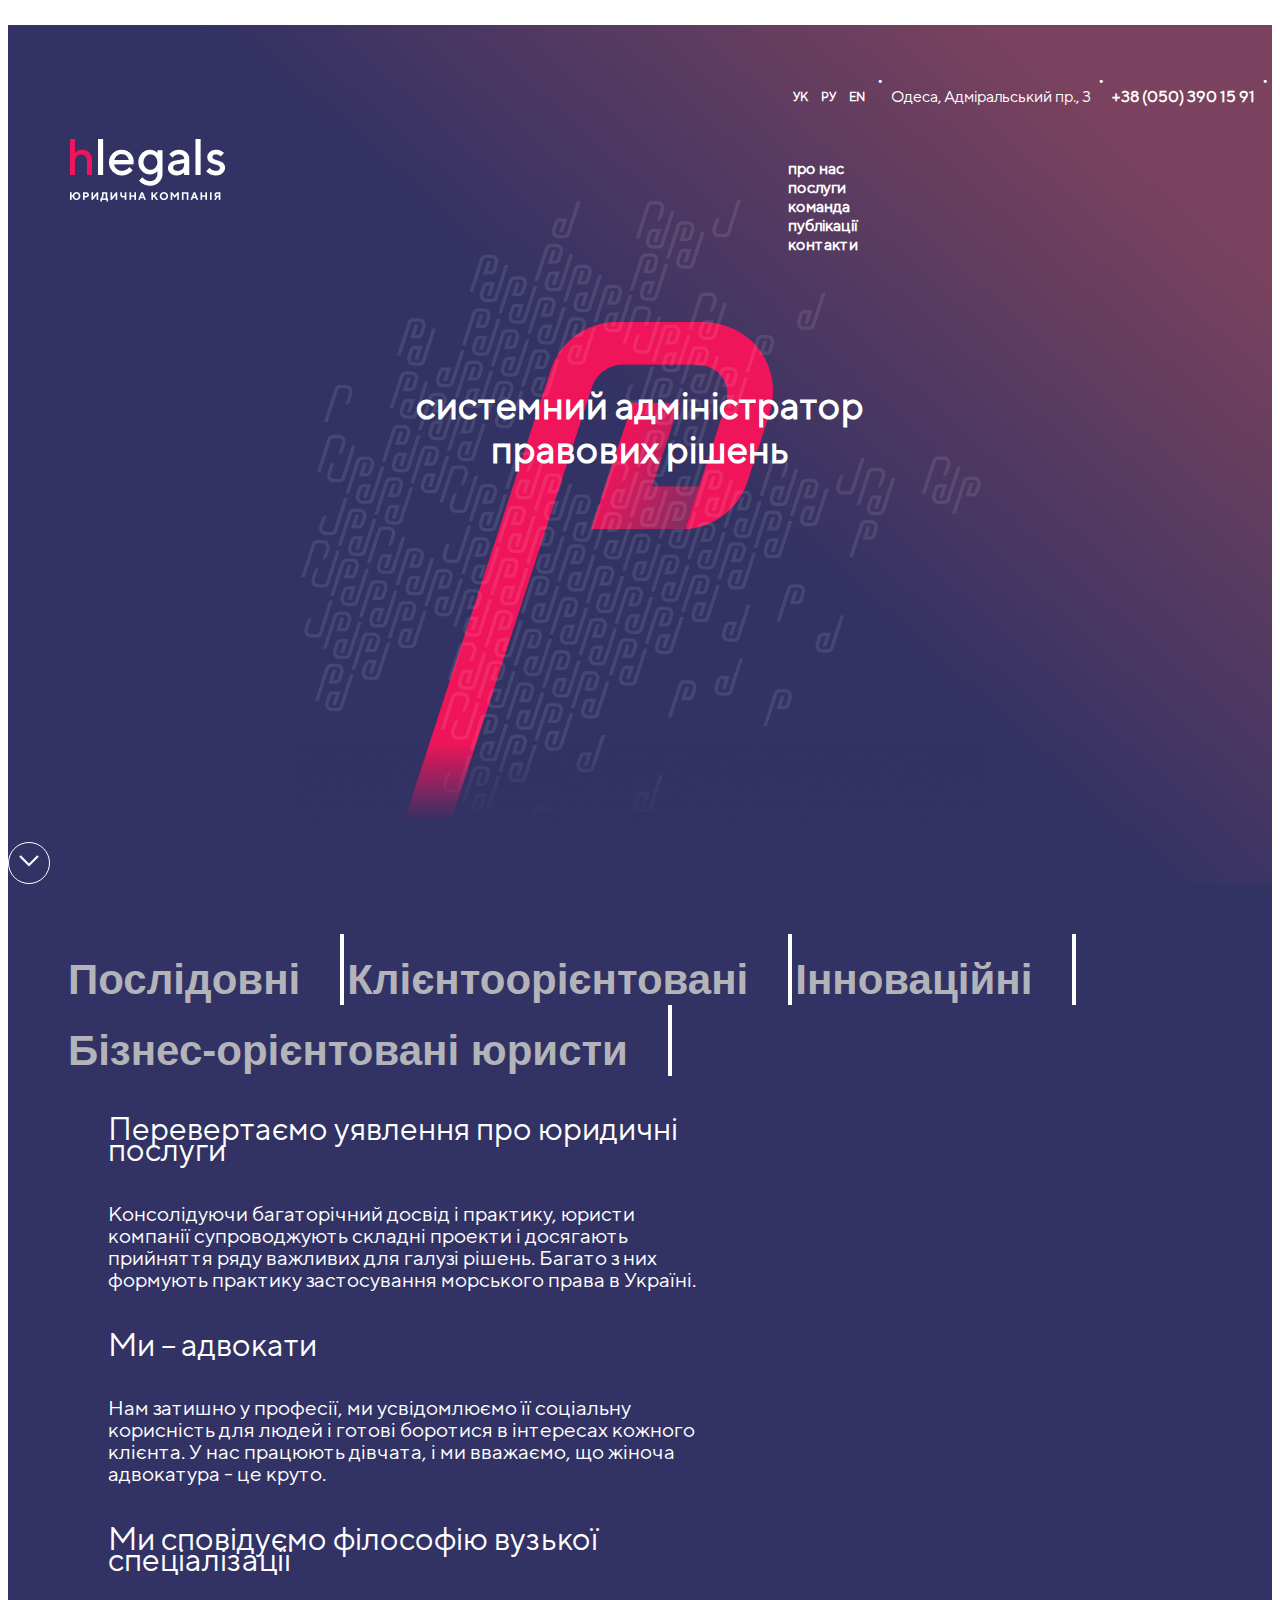
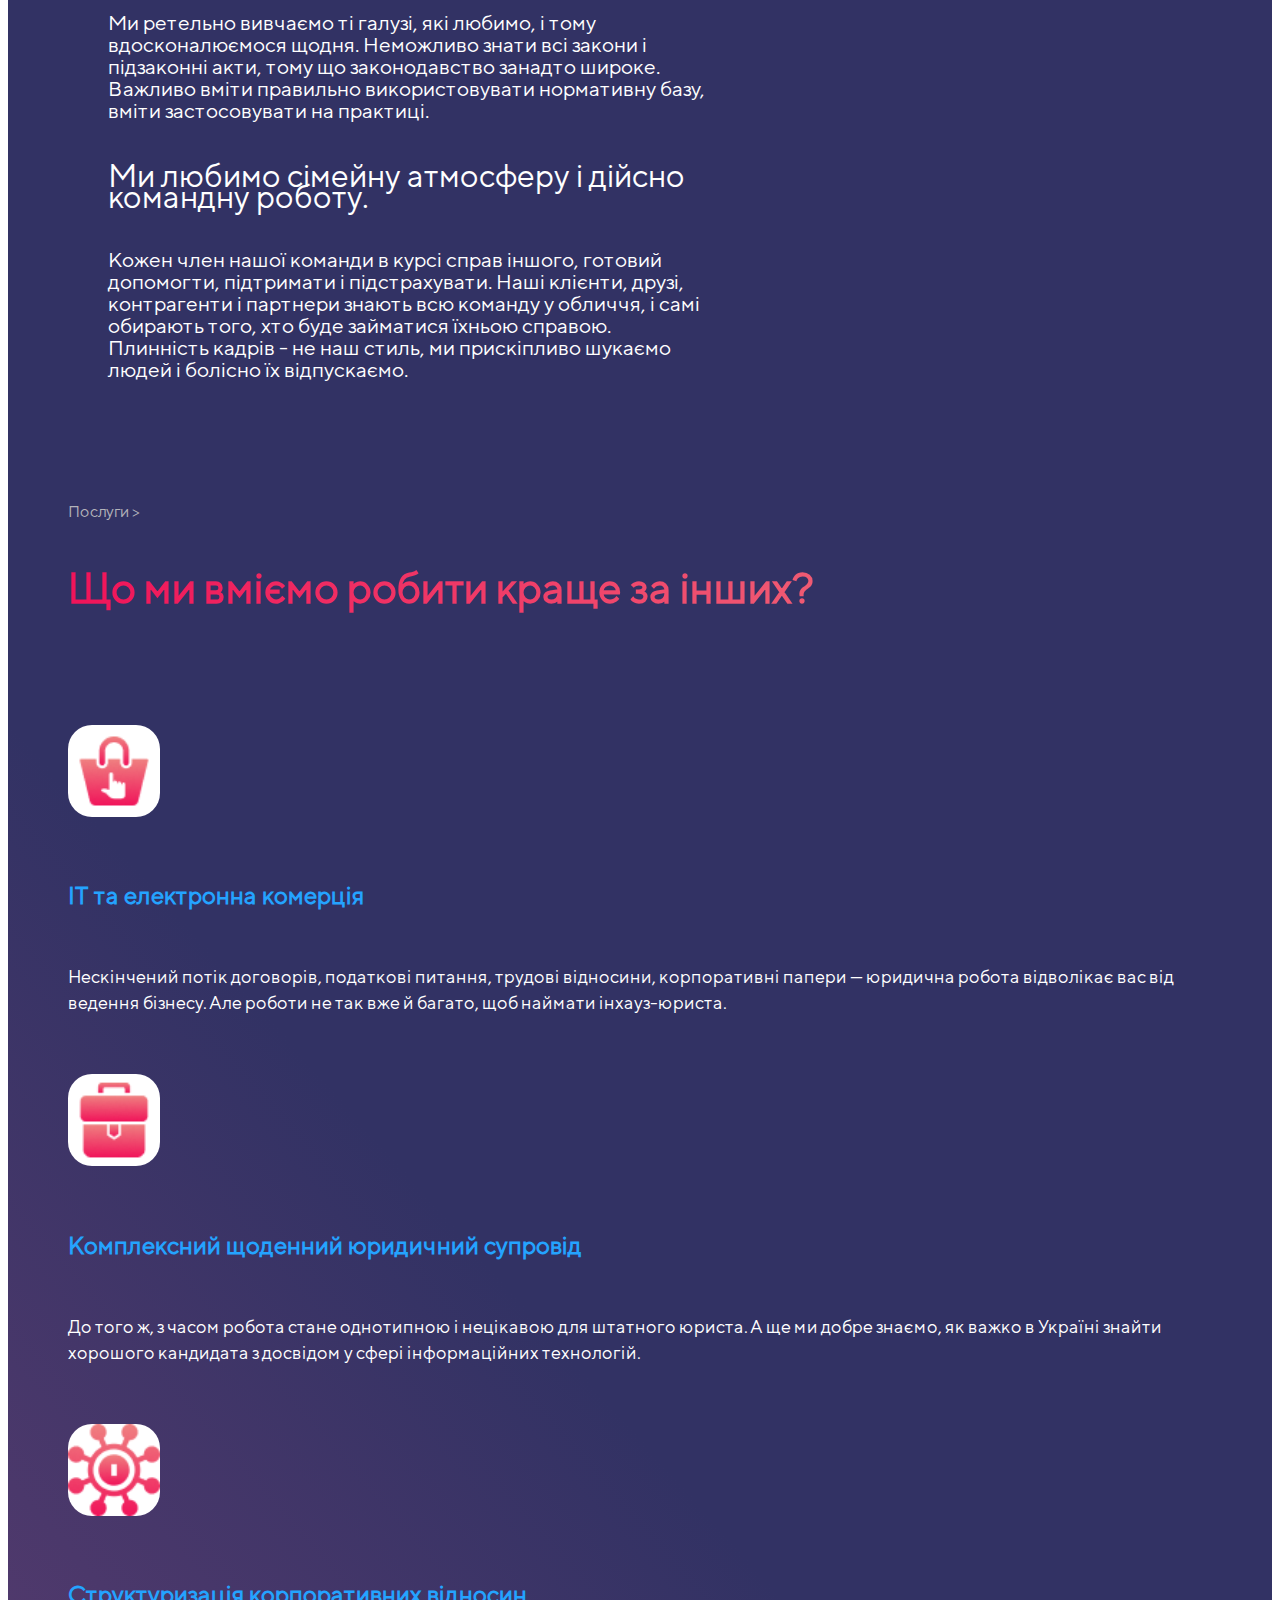
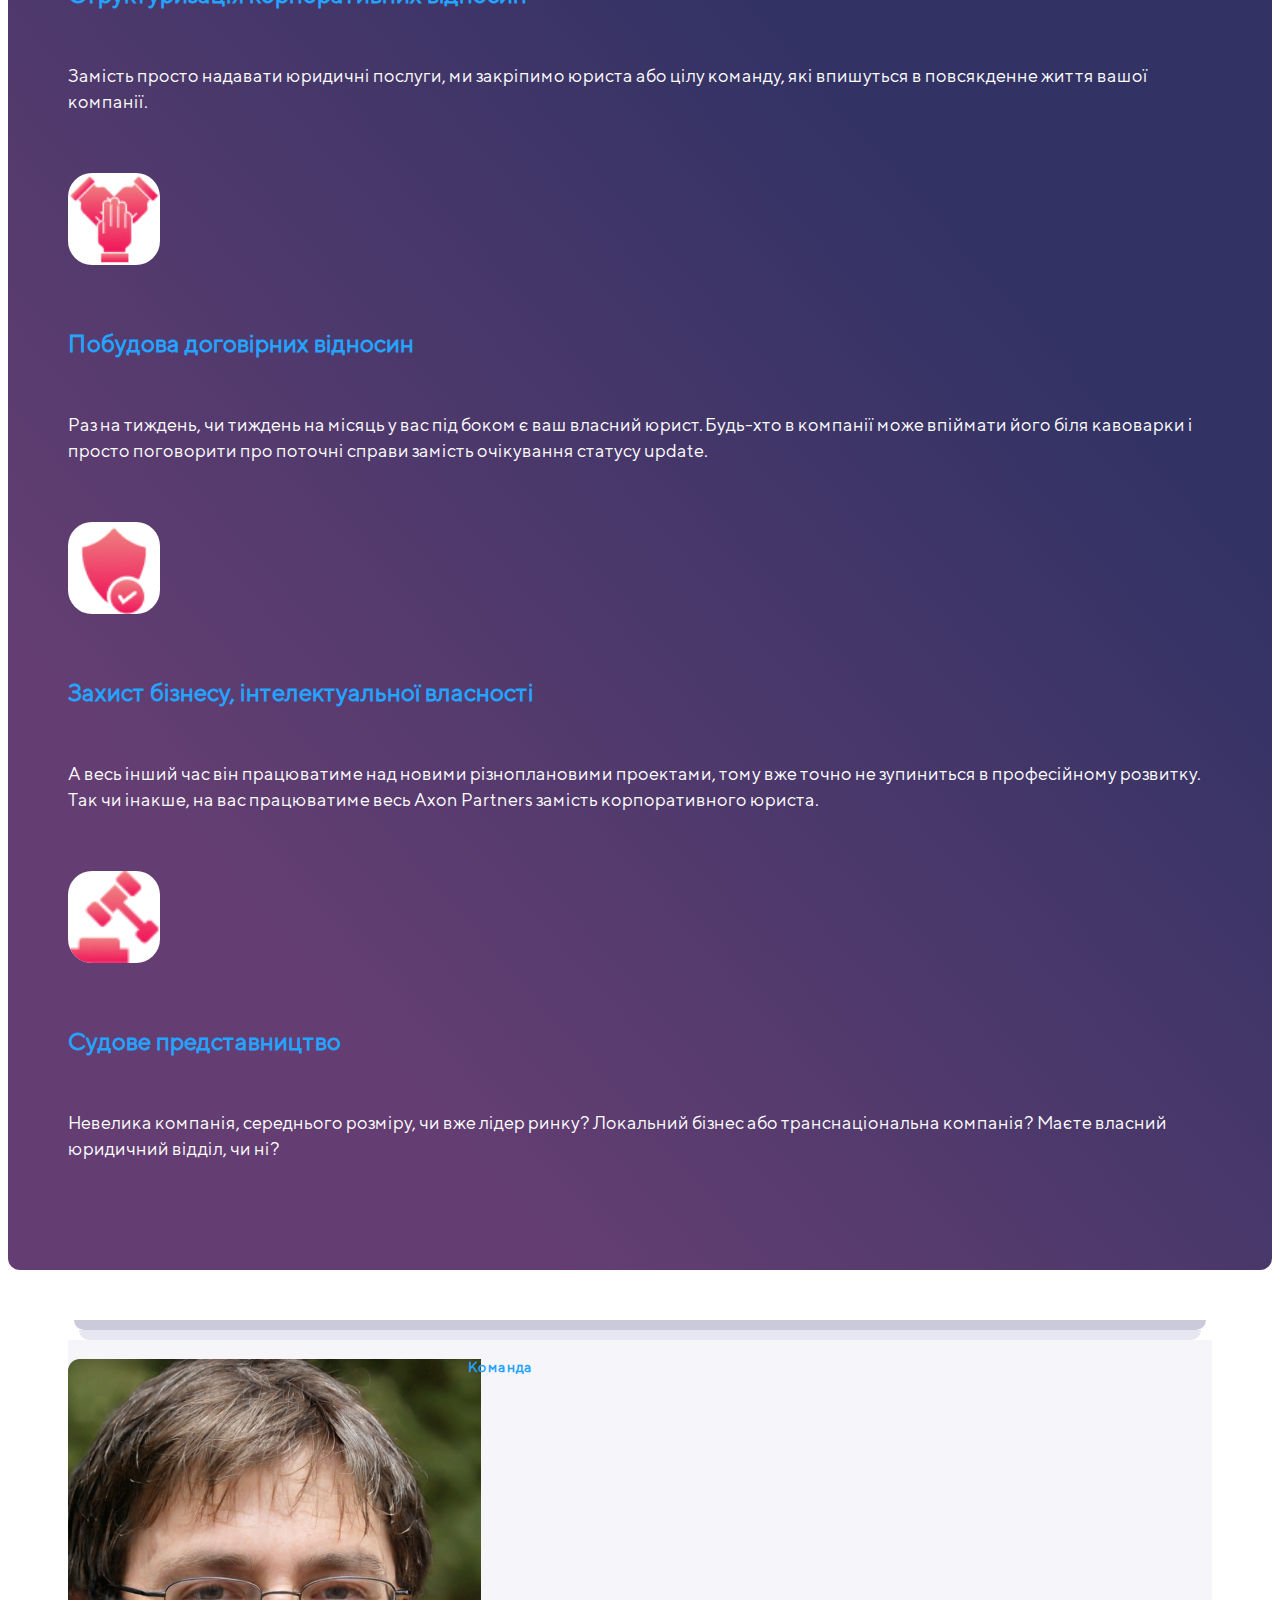
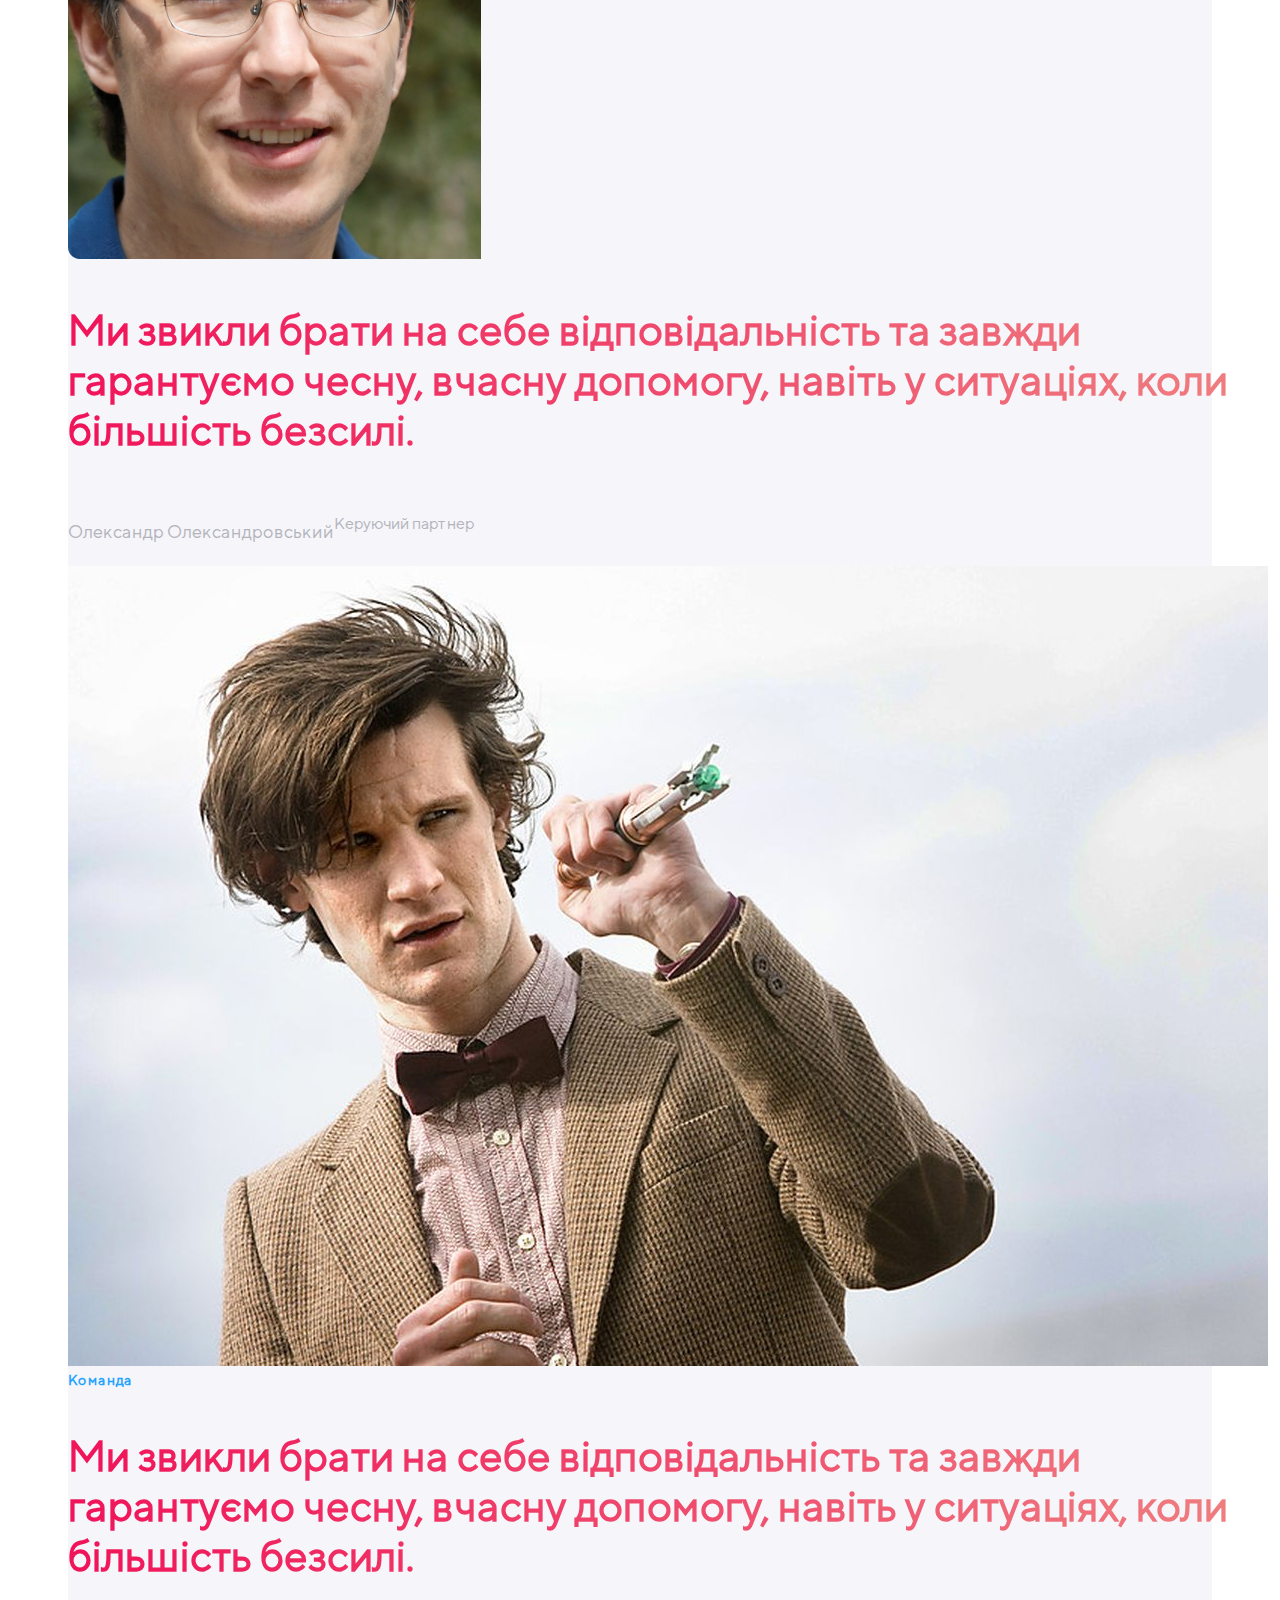
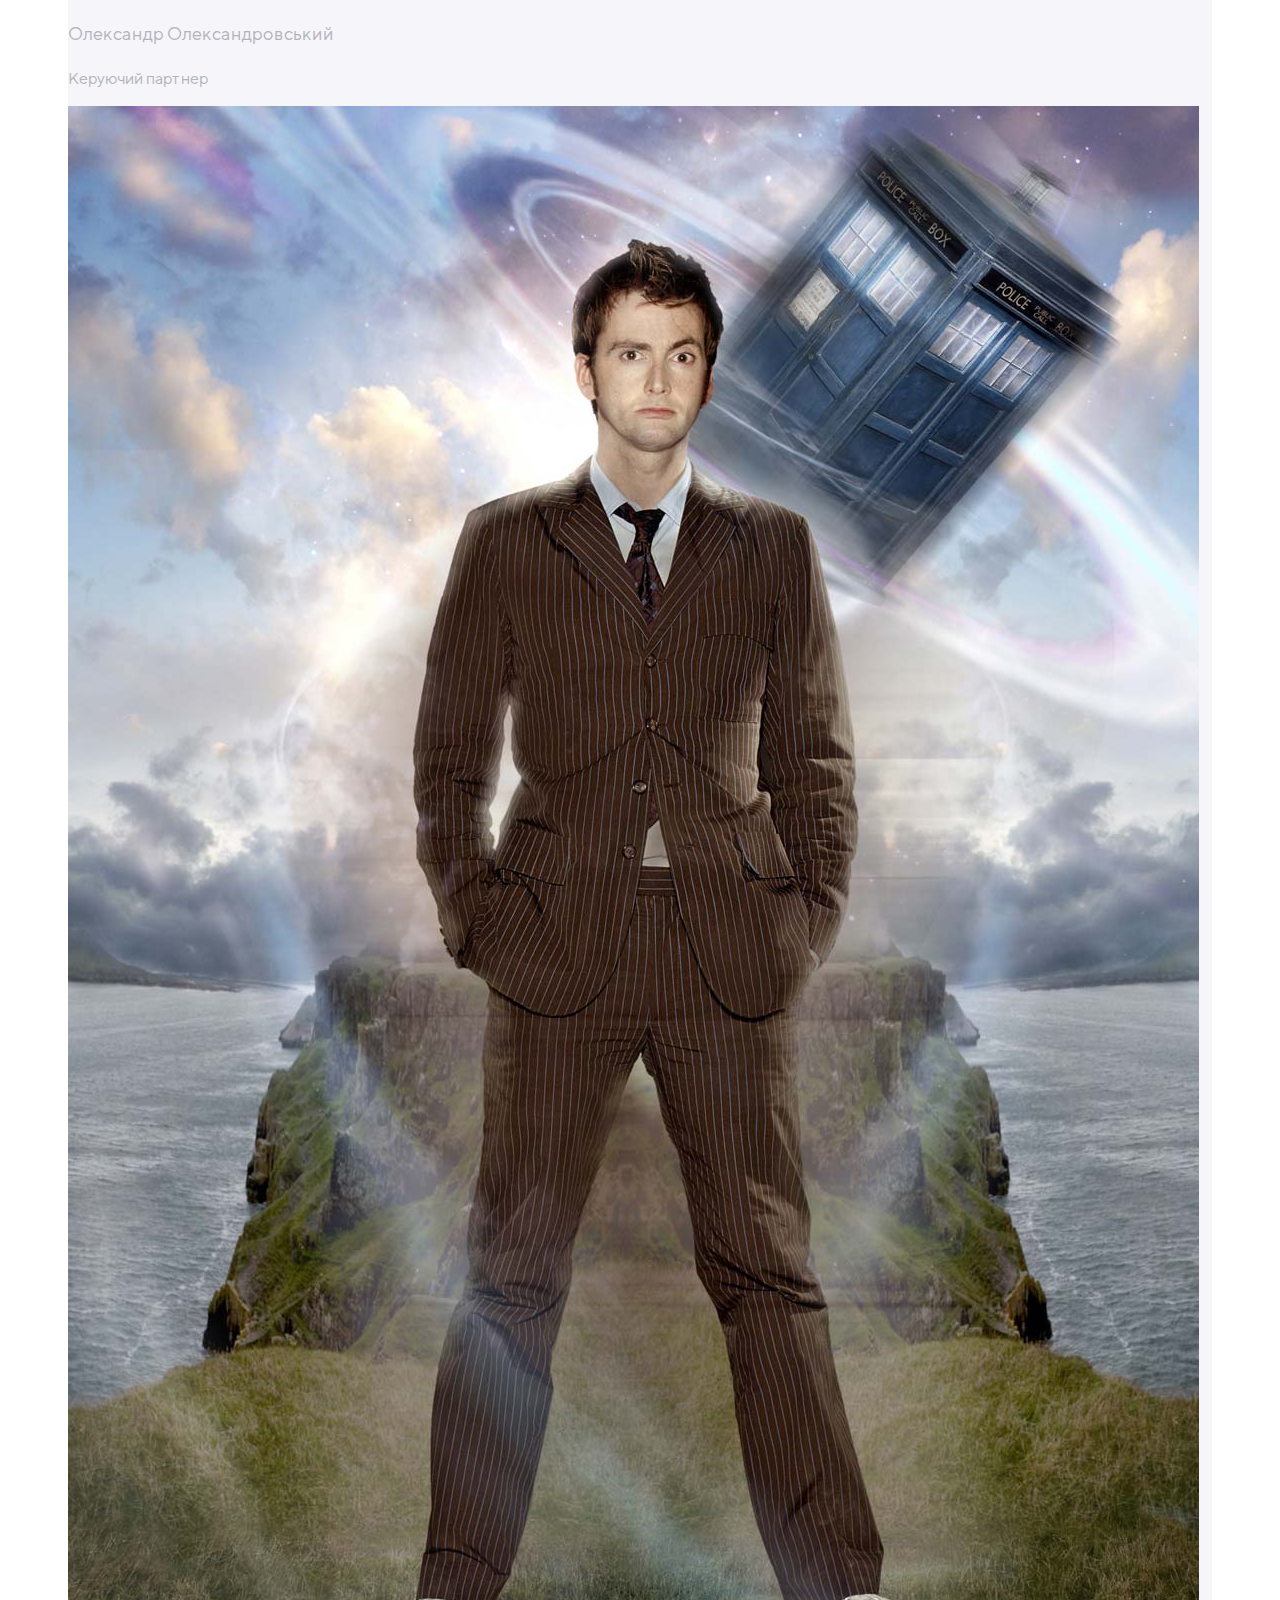
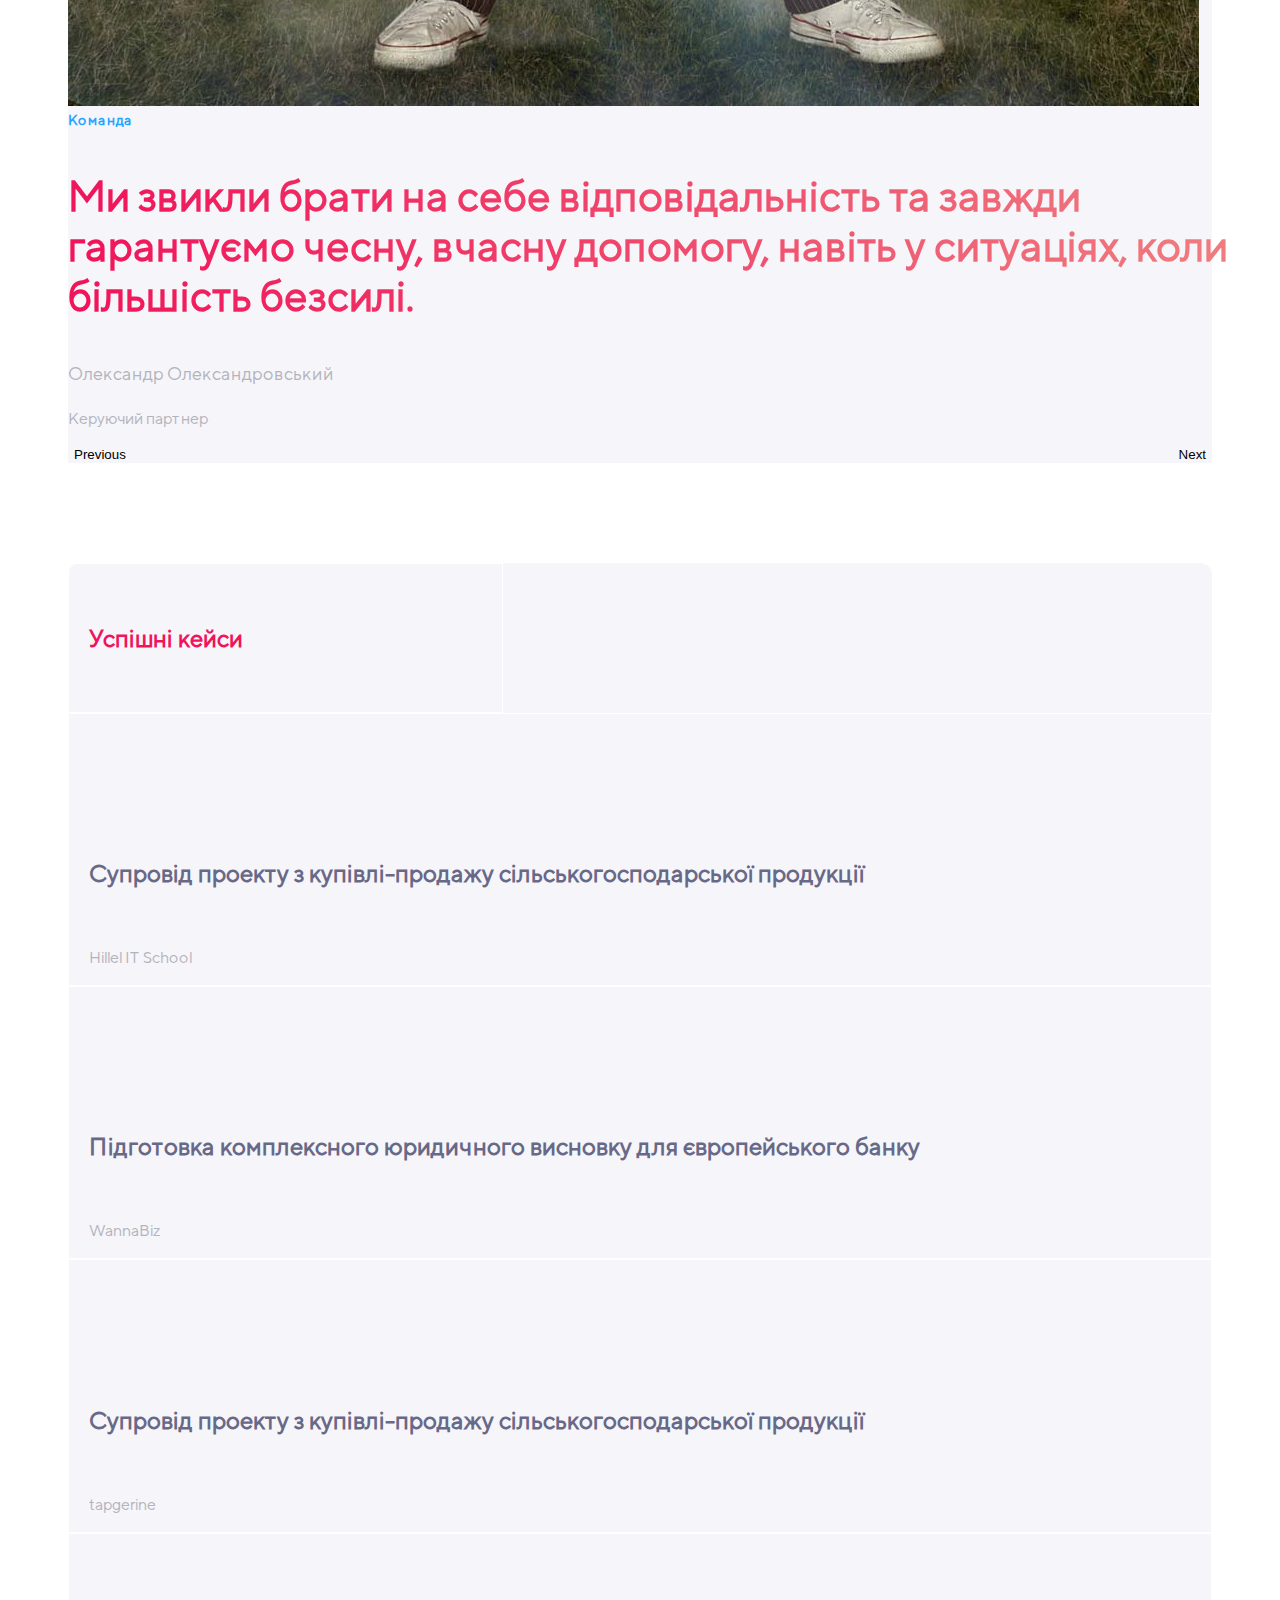
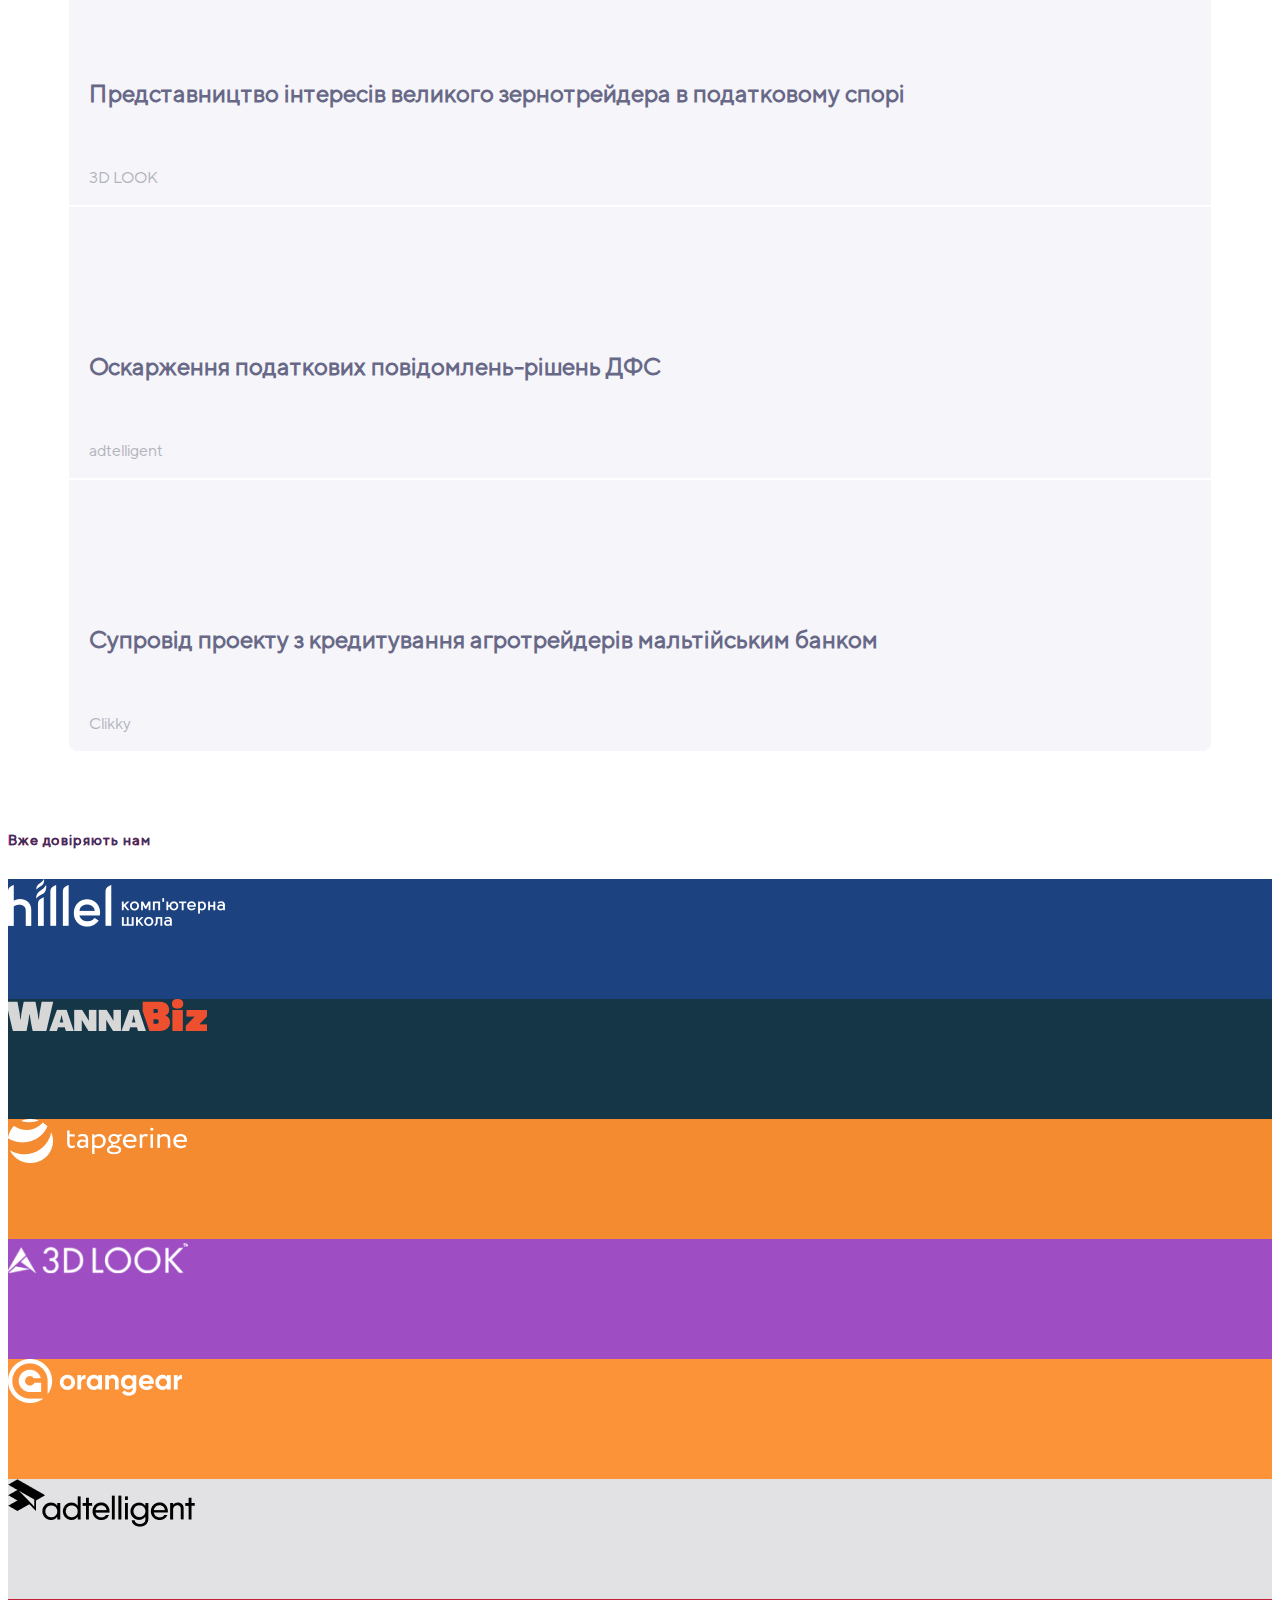
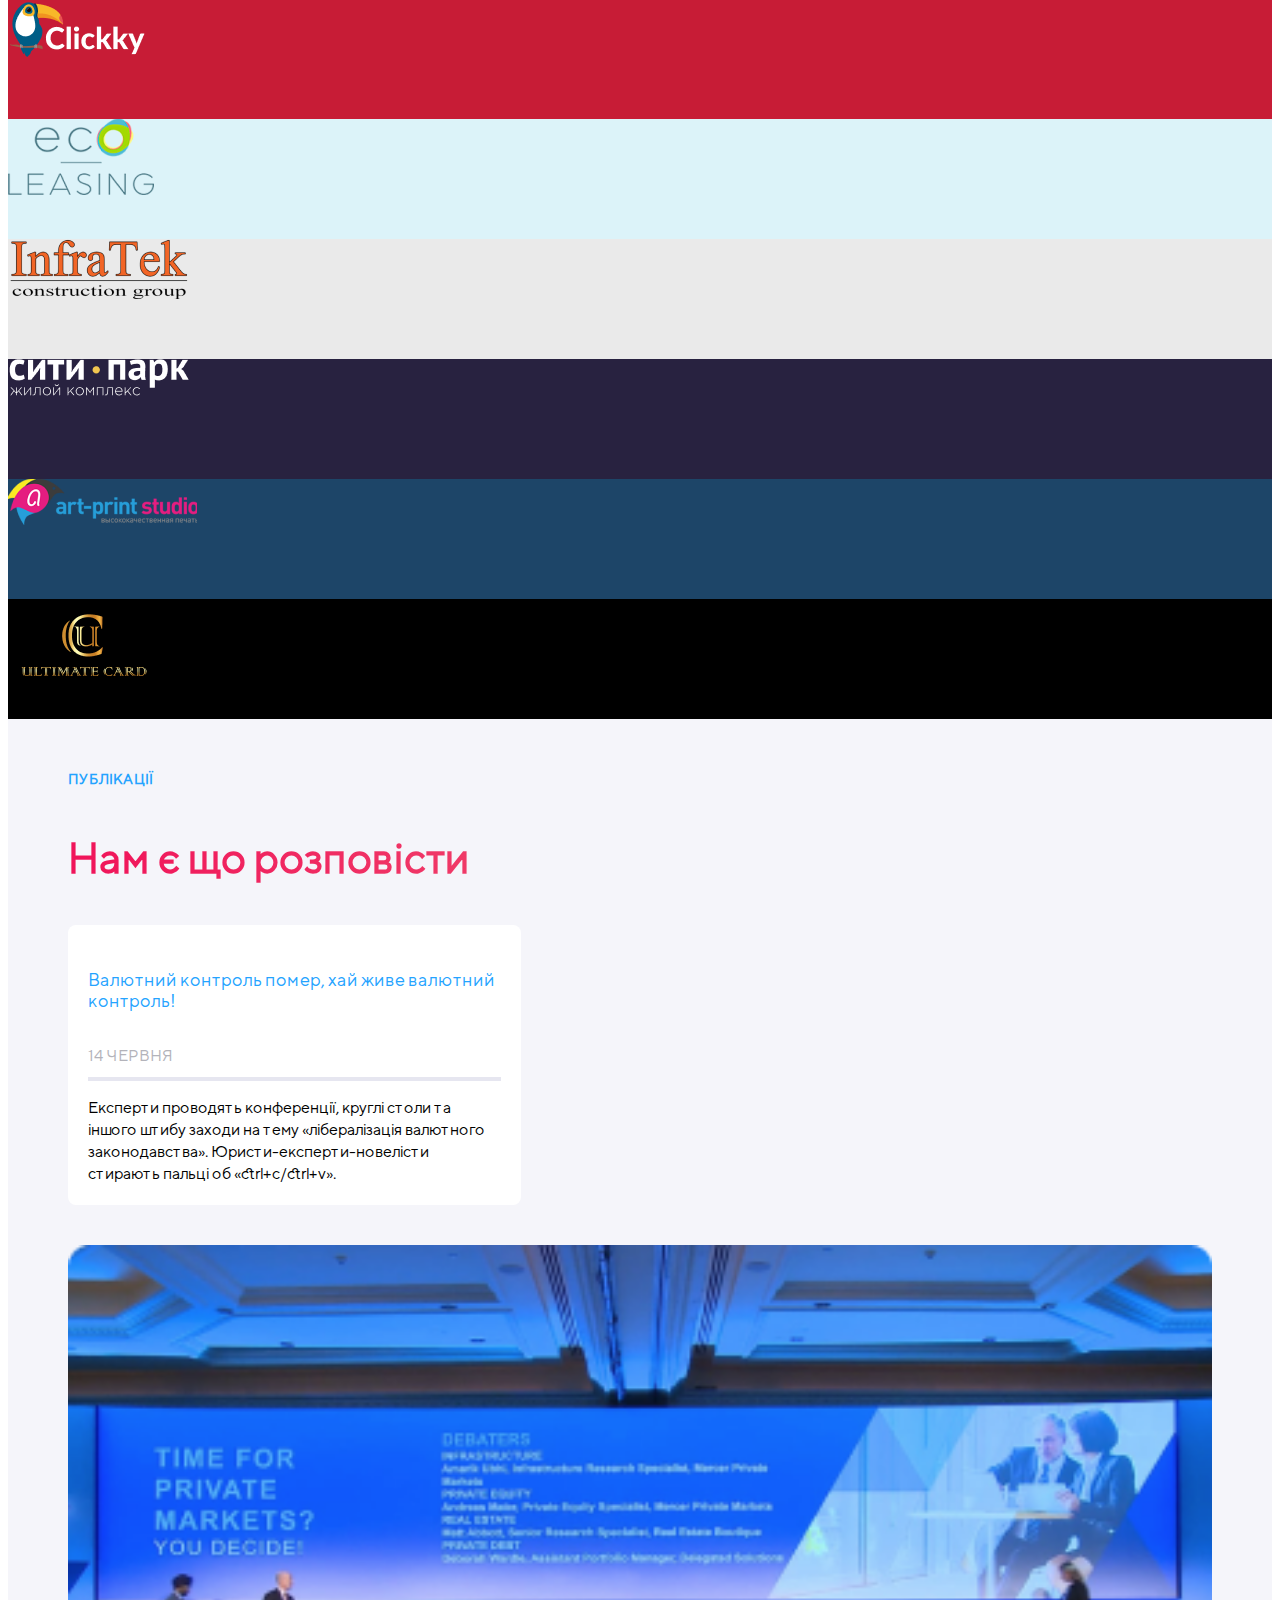
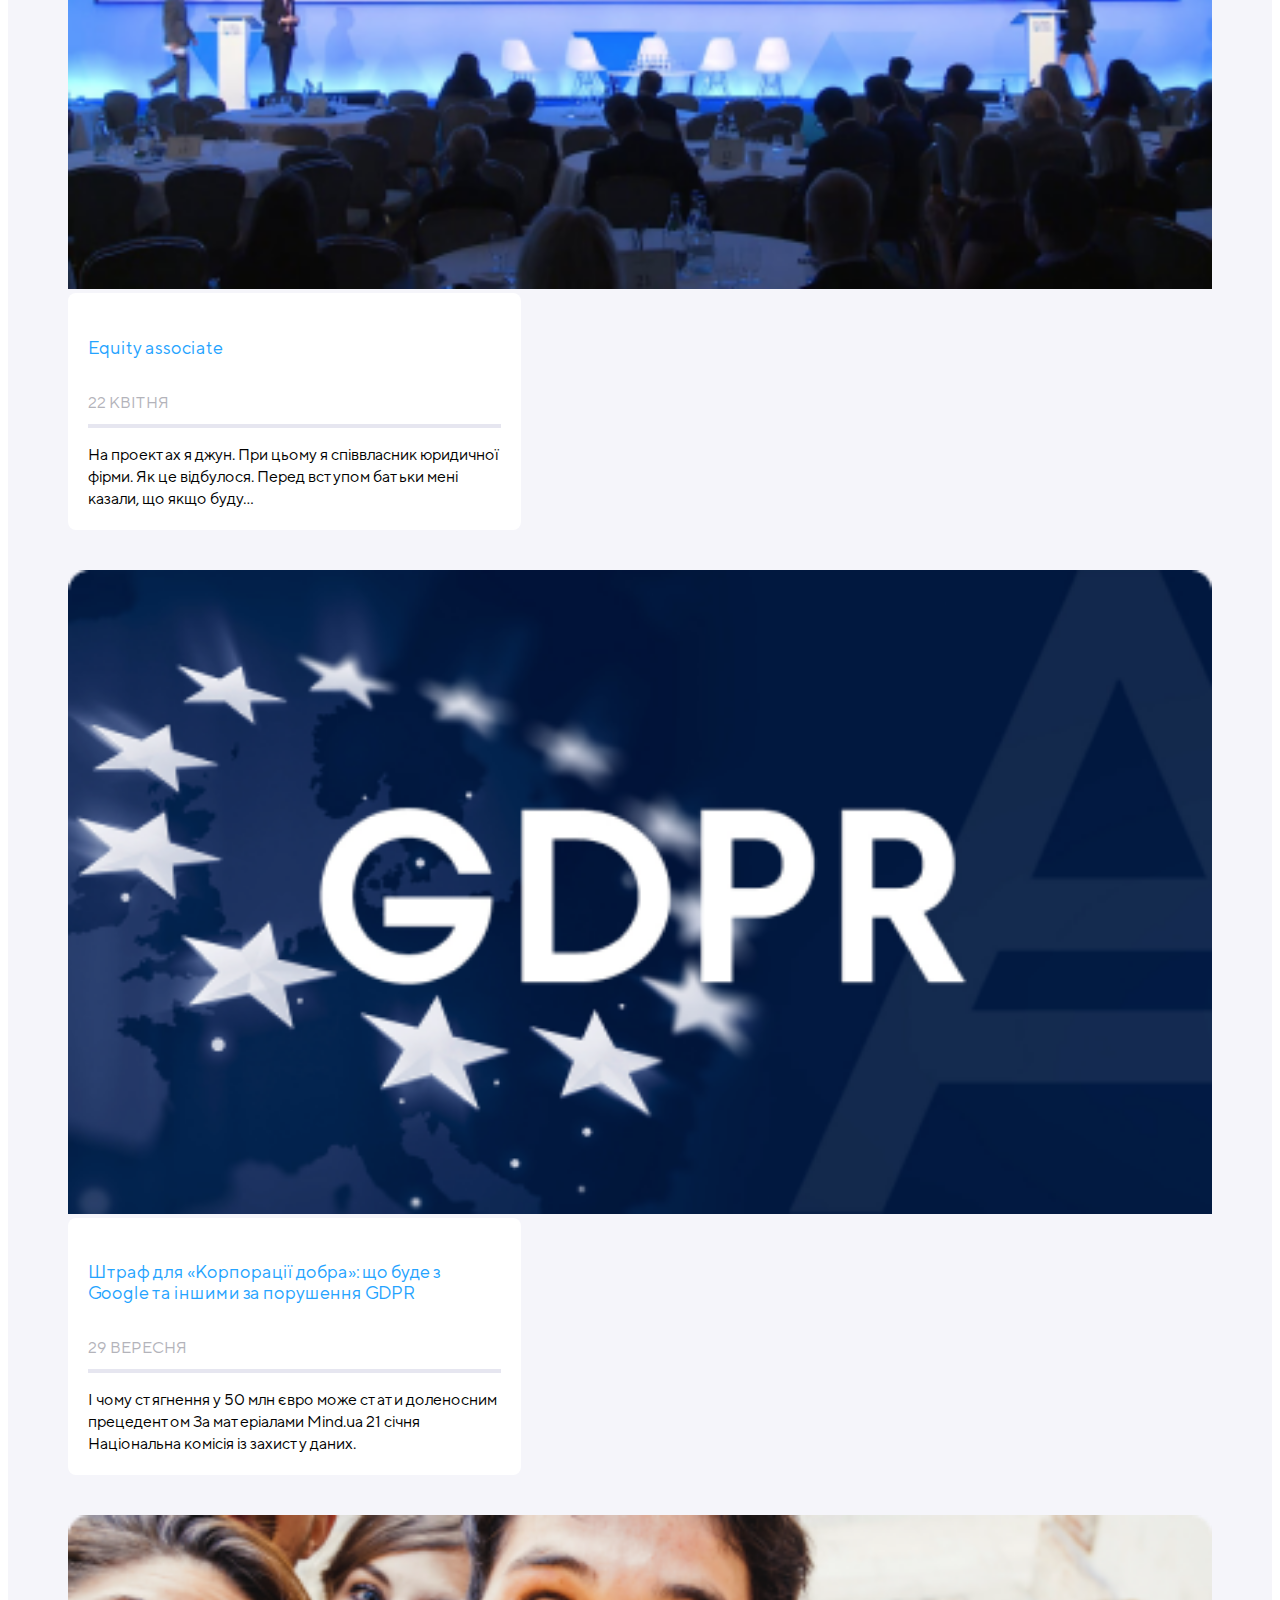
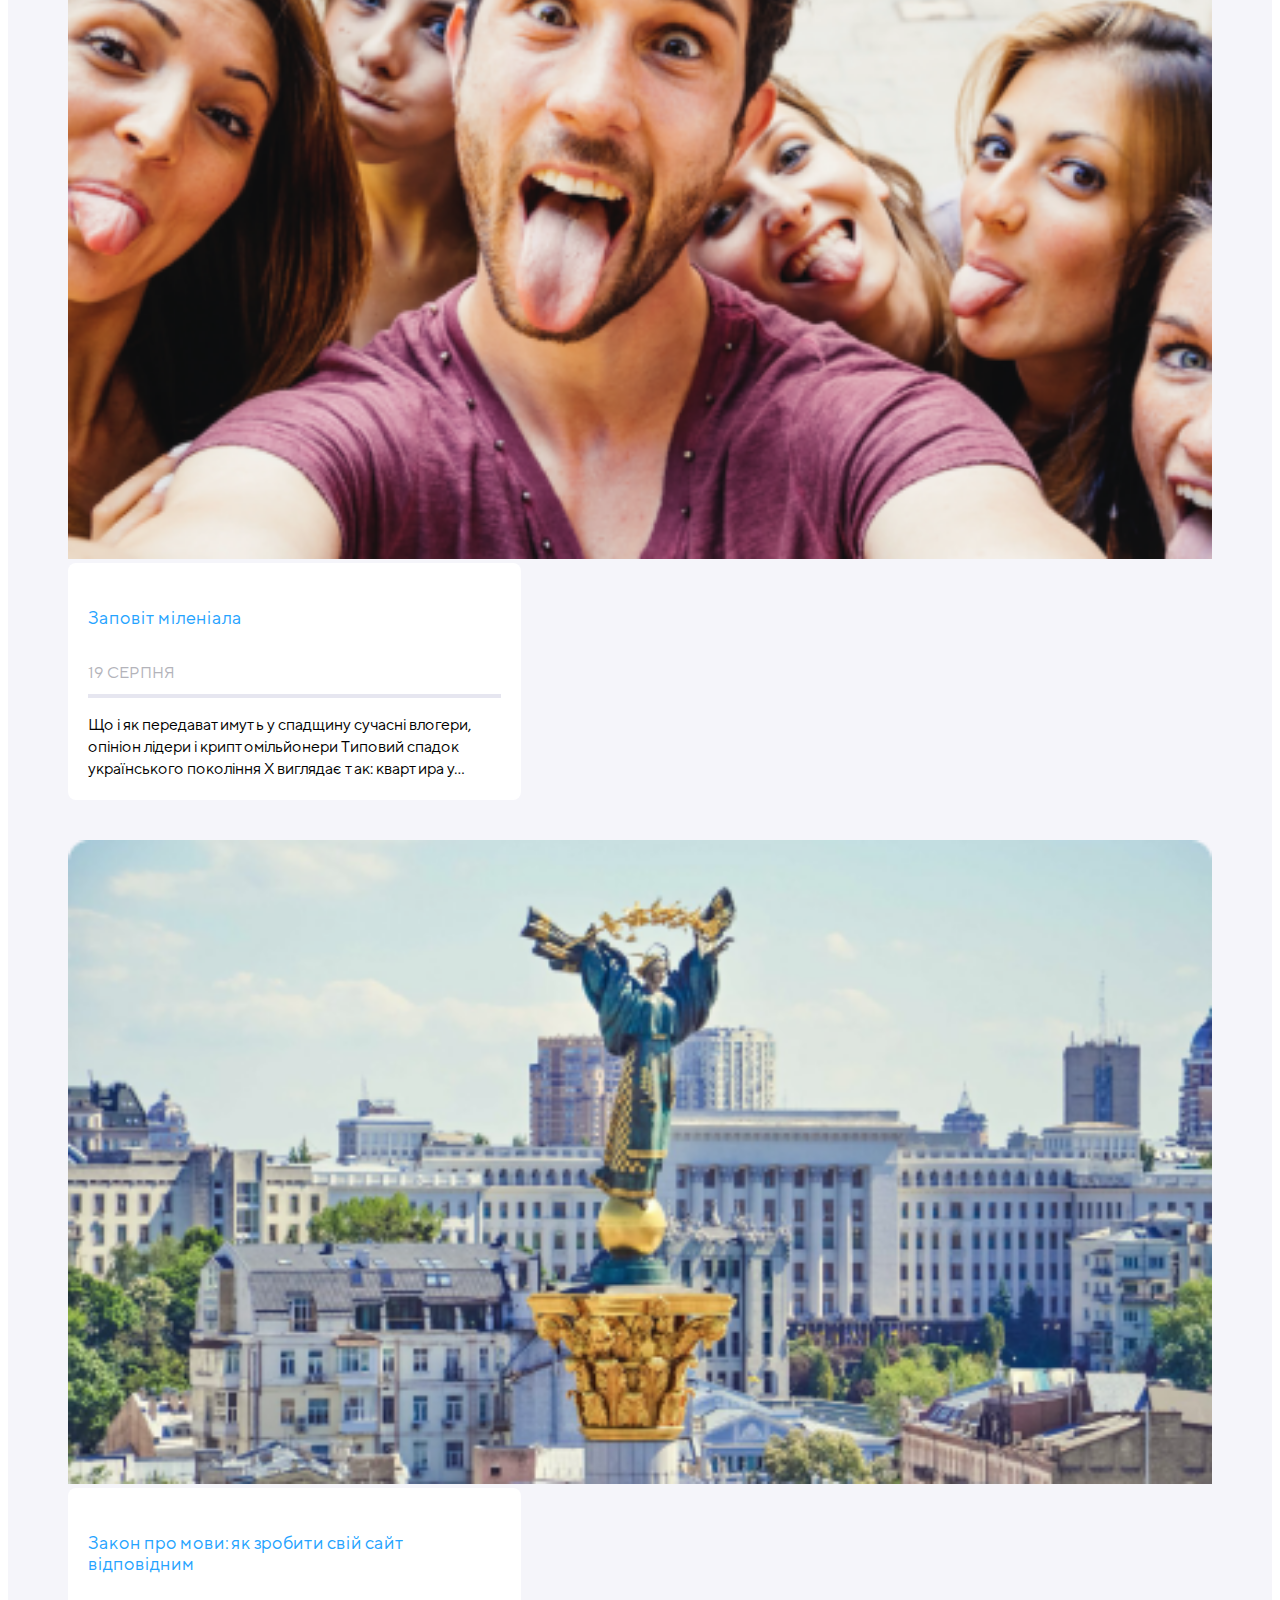
<file: index.html>
<!DOCTYPE html>
<html lang="ukr">
<head>
    <meta charset="UTF-8">
    <title>Legacy</title>
    <meta name="viewport" content="width=device-width, initial-scale=1">
    <meta name="description" content="legal advise site">
    <meta name="keywords" content="html, css, scss, site, project">
    <meta name="author" content="Kateryna Shadrina">
    <link href="https://cdn.jsdelivr.net/npm/bootstrap@5.1.3/dist/css/bootstrap.min.css" rel="stylesheet" integrity="sha384-1BmE4kWBq78iYhFldvKuhfTAU6auU8tT94WrHftjDbrCEXSU1oBoqyl2QvZ6jIW3" crossorigin="anonymous">
    <link rel="stylesheet" href="css/style.css">
</head>
<body>
<header>
    <div class="header__absolute">
        <div class="container">
            <div class="row">
                <div class="header__content">
                    <div class="header__logo">
                        <img src="./img/hlegals_logo.png" alt="hlegals logo">
                    </div>
                    <div class="header__sidebar">
                        <div class="header__sidebar__contacts">
                            <div class="header__languages">
                                <ul>
                                    <li><a href="#">УК</a></li>
                                    <li><a href="#">РУ</a></li>
                                    <li><a href="#">EN</a></li>
                                </ul>
                            </div>
                            <span>&#8226;</span>
                            <p>
                                Одеса, Адміральський пр., 3
                            </p>
                            <span>&#8226;</span>
                            <p class="header__tel">
                                <a href="tel:+380503901591">+38 (050) 390 15 91</a>
                            </p>
                            <span>&#8226;</span>
                            <div class="header__fb-logo">
                                <a href="https://www.facebook.com/olenazelenska.official" target="_blank"><img src="./img/Facebook.png" alt="facebook logo"></a>
                            </div>
                        </div>
                        <div class="header__sidebar__navigation justify-content-end">
                            <nav class="navbar navbar-expand-md navbar-light justify-content-end">
                                <div class="container-fluid">
                                    <button class="navbar-toggler" type="button" data-bs-toggle="collapse" data-bs-target="#navbarSupportedContent" aria-controls="navbarSupportedContent" aria-expanded="false" aria-label="Toggle navigation">
                                        <span class="navbar-toggler-icon"></span>
                                    </button>
                                    <div class="collapse navbar-collapse" id="navbarSupportedContent">
                                        <ul class="navbar-nav me-auto mb-2 mb-lg-0 mt-19">
                                            <li class="nav-item">
                                                <a class="nav-link" aria-current="page" href="about.html">про нас</a>
                                            </li>
                                            <li class="nav-item">
                                                <a class="nav-link" href="services.html">послуги</a>
                                            </li>
                                            <li class="nav-item">
                                                <a class="nav-link" href="team.html">команда</a>
                                            </li>
                                            <li class="nav-item">
                                                <a class="nav-link" href="#">публікації</a>
                                            </li>
                                            <li class="nav-item">
                                                <a class="nav-link" href="#">контакти</a>
                                            </li>
                                        </ul>
                                    </div>
                                </div>
                            </nav>
                        </div>
                    </div>
                </div>
            </div>
        </div>
    </div>

</header>

<main>
    <div class="about__us">
        <div class="container">
            <div class="row">
                <div class="about__us-logo col-12 text-center justify-content-center">
                    <h1>
                        системний адміністратор <br> правових рішень
                    </h1>
                </div>
                <div class="about__us__button col-12 text-center align-items-baseline">
                    <button>
                        <a href="#"><img src="./img/Vector.png" alt="press the button"></a>
                    </button>
                </div>
            </div>
        </div>
    </div>

    <div class="services_experience">
        <div class="container">
            <div class="row">
                <div class="d-flex align-items-start">
                    <div class="experience d-flex justify-content-center flex-column col-4 nav flex-column nav-pills me-3" id="v-pills-tab" role="tablist" aria-orientation="vertical">
                        <button class="experience__button nav-link active" id="v-pills-home-tab" data-bs-toggle="pill" data-bs-target="#v-pills-home" type="button" role="tab" aria-controls="v-pills-home" aria-selected="true">Послідовні</button>
                        <button class="experience__button nav-link" id="v-pills-profile-tab" data-bs-toggle="pill" data-bs-target="#v-pills-profile" type="button" role="tab" aria-controls="v-pills-profile" aria-selected="false">Клієнтоорієнтовані</button>
                        <button class="experience__button nav-link" id="v-pills-messages-tab" data-bs-toggle="pill" data-bs-target="#v-pills-messages" type="button" role="tab" aria-controls="v-pills-messages" aria-selected="false">Інноваційні</button>
                        <button class="experience__button nav-link" id="v-pills-settings-tab" data-bs-toggle="pill" data-bs-target="#v-pills-settings" type="button" role="tab" aria-controls="v-pills-settings" aria-selected="false">Бізнес-орієнтовані
                            юристи</button>
                    </div>
                    <div class="experience__content d-flex flex-column col-8 align-items-right justify-content-center tab-content" id="v-pills-tabContent">
                        <div class="experience__content__text d-flex flex-column tab-pane fade" id="v-pills-home" role="tabpanel">
                            <h4>
                                Перевертаємо уявлення про юридичні послуги
                            </h4>
                            <p>
                                Консолідуючи багаторічний досвід і практику, юристи компанії супроводжують складні проекти і досягають прийняття ряду важливих для галузі рішень. Багато з них формують практику застосування морського права в Україні.
                            </p>
                        </div>
                        <div class="experience__content__text d-flex flex-column tab-pane fade" id="v-pills-profile" role="tabpanel">
                            <h4>
                                Ми – адвокати
                            </h4>
                            <p>
                                Нам затишно у професії, ми усвідомлюємо її соціальну корисність для людей і готові боротися в інтересах кожного клієнта.
                                У нас працюють дівчата, і ми вважаємо, що жіноча адвокатура - це круто.
                            </p>
                        </div>
                        <div class="experience__content__text d-flex flex-column tab-pane fade" id="v-pills-messages" role="tabpanel">
                            <h4>
                                Ми сповідуємо філософію вузької спеціалізації
                            </h4>
                            <p>
                                Ми ретельно вивчаємо ті галузі, які любимо, і тому вдосконалюємося щодня.
                                Неможливо знати всі закони і підзаконні акти, тому що законодавство занадто широке. Важливо вміти правильно використовувати нормативну базу, вміти застосовувати на практиці.
                            </p>
                        </div>
                        <div class="experience__content__text d-flex flex-column tab-pane fade" id="v-pills-settings" role="tabpanel">
                            <h4>
                                Ми любимо сімейну атмосферу і дійсно командну роботу.
                            </h4>
                            <p>
                                Кожен член нашої команди в курсі справ іншого, готовий допомогти, підтримати і підстрахувати.
                                Наші клієнти, друзі, контрагенти і партнери знають всю команду у обличчя, і самі обирають того, хто буде займатися їхньою справою.
                                Плинність кадрів - не наш стиль, ми прискіпливо шукаємо людей і болісно їх відпускаємо.
                            </p>
                        </div>
                    </div>
                </div>
            </div>
        </div>

        <div class="services">
            <div class="container">
                <div class="row">
                    <div class="services__heading">
                        <a href="#">Послуги ></a>
                        <h3>
                            Що ми вміємо робити краще за інших?
                        </h3>
                    </div>
                </div>
                <div class="row">
                    <div class="services__item col-lg-4 col-md-6 col-sm-12">
                        <img src="./img/shopping.png" alt="shopping_logo">
                        <h5>
                            IT та електронна комерція
                        </h5>
                        <p>
                            Нескінчений потік договорів, податкові питання, трудові відносини, корпоративні папери — юридична робота відволікає вас від ведення бізнесу. Але роботи не так вже й багато, щоб наймати інхауз-юриста.
                        </p>
                    </div>
                    <div class="services__item col-lg-4 col-md-6 col-sm-12">
                        <img src="./img/briefcase.png" alt="briefcase__logo">
                        <h5>
                            Комплексний щоденний
                            юридичний супровід
                        </h5>
                        <p>
                            До того ж, з часом робота стане однотипною і нецікавою для штатного юриста. А ще ми добре знаємо, як важко в Україні знайти хорошого кандидата з досвідом у сфері інформаційних технологій.
                        </p>
                    </div>
                    <div class="services__item col-lg-4 col-md-6 col-sm-12">
                        <img src="./img/crowdfunding.png" alt="crowdfunding__logo">
                        <h5>
                            Структуризація корпоративних відносин
                        </h5>
                        <p>
                            Замість просто надавати юридичні послуги, ми закріпимо юриста або цілу команду, які впишуться в повсякденне життя вашої компанії.
                        </p>
                    </div>
                    <div class="services__item col-lg-4 col-md-6 col-sm-12">
                        <img src="./img/collaboration.png" alt="collaboration__logo">
                        <h5>
                            Побудовa договірних відносин
                        </h5>
                        <p>
                            Раз на тиждень, чи тиждень на місяць у вас під боком є ваш власний юрист. Будь-хто в компанії може впіймати його біля кавоварки і просто поговорити про поточні справи замість очікування статусу update.
                        </p>
                    </div>
                    <div class="services__item col-lg-4 col-md-6 col-sm-12">
                        <img src="./img/security.png" alt="security__logo">
                        <h5>
                            Захист бізнесу, інтелектуальної власності
                        </h5>
                        <p>
                            А весь інший час він працюватиме над новими різноплановими проектами, тому вже точно не зупиниться в професійному розвитку. Так чи інакше, на вас працюватиме весь Axon Partners замість корпоративного юриста.
                        </p>
                    </div>
                    <div class="services__item col-lg-4 col-md-6 col-sm-12">
                        <img src="./img/law.png" alt="law__logo">
                        <h5>
                            Судове представництво
                        </h5>
                        <p>
                            Невелика компанія, середнього розміру, чи вже лідер ринку? Локальний бізнес або транснаціональна компанія? Маєте власний юридичний відділ, чи ні?
                        </p>
                    </div>
                </div>
                <div class="row">
                </div>

            </div>
        </div>
    </div>

    <div class="team">
        <div class="container">
            <div class="team__bg">

            </div>
            <div class="team__bg2">

            </div>
            <div class="row">
                <div id="carouselExampleIndicators" class="team__carousel__block carousel slide" data-bs-ride="carousel">
                    <div class="carousel-indicators">
                        <button type="button" data-bs-target="#carouselExampleIndicators" data-bs-slide-to="0" class="active" aria-current="true" aria-label="Slide 1"></button>
                        <button type="button" data-bs-target="#carouselExampleIndicators" data-bs-slide-to="1" aria-label="Slide 2"></button>
                        <button type="button" data-bs-target="#carouselExampleIndicators" data-bs-slide-to="2" aria-label="Slide 3"></button>
                    </div>
                    <div class="carousel-inner">
                        <div class="carousel-item active">
                            <div class="team__carousel__item">
                                <div class="team__carousel__item__img">
                                    <img src="./img/team.png" class="d-block w-100" alt="team leader">
                                </div>
                                <a href="#">Команда</a>
                                <h3>
                                    Ми звикли брати на себе відповідальність та завжди гарантуємо чесну, вчасну допомогу, навіть у ситуаціях, коли більшість безсилі.
                                </h3>
                                <h4>
                                    Олександр Олександровський
                                </h4>
                                <p>
                                    Керуючий партнер
                                </p>
                            </div>
                        </div>
                        <div class="carousel-item">
                            <div class="team__carousel">
                                <div class="team__carousel__item__img">
                                    <img src="./img/team_1.jpg" class="d-block w-100" alt="team member">
                                </div>
                                <a href="#">Команда</a>
                                <h3>
                                    Ми звикли брати на себе відповідальність та завжди гарантуємо чесну, вчасну допомогу, навіть у ситуаціях, коли більшість безсилі.
                                </h3>
                                <h4>
                                    Олександр Олександровський
                                </h4>
                                <p>
                                    Керуючий партнер
                                </p>
                            </div>
                        </div>
                        <div class="carousel-item">
                            <div class="team__carousel">
                                <div class="team__carousel__item__img">
                                    <img src="./img/team_2.jpg" class="d-block w-100" alt="team member">
                                </div>
                                <a href="#">Команда</a>
                                <h3>
                                    Ми звикли брати на себе відповідальність та завжди гарантуємо чесну, вчасну допомогу, навіть у ситуаціях, коли більшість безсилі.
                                </h3>
                                <h4>
                                    Олександр Олександровський
                                </h4>
                                <p>
                                    Керуючий партнер
                                </p>
                            </div>
                        </div>

                    </div>
                    <button class="carousel-control-prev" type="button" data-bs-target="#carouselExampleIndicators" data-bs-slide="prev">
                        <span class="carousel-control-prev-icon" aria-hidden="true"></span>
                        <span class="visually-hidden">Previous</span>
                    </button>
                    <button class="carousel-control-next" type="button" data-bs-target="#carouselExampleIndicators" data-bs-slide="next">
                        <span class="carousel-control-next-icon" aria-hidden="true"></span>
                        <span class="visually-hidden">Next</span>
                    </button>
                </div>
            </div>
        </div>
    </div>

    <div class="cases">
        <div class="container">
            <div class="cases__block row">
                <div class="cases__headline col-lg-2 col-sm-12">
                    <h5>
                        Успішні кейси
                    </h5>
                </div>
                <div class="cases__block__void col-lg-10 col-sm-12">
                </div>
                <div class="cases__block__content col-lg-4 col-sm-12">
                    <h5>
                        Супровід проекту з купівлі-продажу сільськогосподарської продукції
                    </h5>
                    <p>
                        Hillel IT School
                    </p>
                </div>
                <div class="cases__block__content col-lg-4 col-sm-12">
                    <h5>
                        Підготовка комплексного юридичного висновку для європейського банку
                    </h5>
                    <p>
                        WannaBiz
                    </p>
                </div>
                <div class="cases__block__content col-lg-4 col-sm-12">
                    <h5>
                        Супровід проекту з купівлі-продажу сільськогосподарської продукції
                    </h5>
                    <p>
                        tapgerine
                    </p>
                </div>
                <div class="cases__block__content col-lg-3 col-sm-12">
                    <h5>
                        Представництво інтересів великого зернотрейдера в податковому спорі
                    </h5>
                    <p>
                        3D LOOK
                    </p>
                </div>
                <div class="cases__block__content col-lg-4 col-sm-12">
                    <h5>
                        Оскарження податкових повідомлень-рішень ДФС
                    </h5>
                    <p>
                        adtelligent
                    </p>
                </div>
                <div class="cases__block__content col-lg-5 col-sm-12">
                    <h5>
                        Супровід проекту з кредитування агротрейдерів мальтійським банком
                    </h5>
                    <p>
                        Clikky
                    </p>
                </div>
            </div>
        </div>
    </div>

    <div class="clients">
        <div class="container-fluid">
            <div class="row">
                <div class="clients__headline d-flex col-12 justify-content-center">
                    <h3>
                        Вже довіряють нам
                    </h3>
                </div>
                <div class="clients__name d-flex align-items-center justify-content-center col-lg-3 col-sm-6" id="hillel">
                    <img src="./img/Hillel-Logo-OneLine-White-Uk.png" alt="Hillel logo">
                </div>
                <div class="clients__name d-flex align-items-center justify-content-center col-lg-3 col-sm-6" id="Wannabiz">
                    <img src="./img/wannabiz.png" alt="WannaBiz logo">
                </div>
                <div class="clients__name d-flex align-items-center justify-content-center col-lg-3 col-sm-6" id="Tapgerine">
                    <img src="./img/tapgerine.png" alt="Tapgerine logo">
                </div>
                <div class="clients__name d-flex align-items-center justify-content-center col-lg-3 col-sm-6" id="look3d">
                    <img src="./img/3dlook.png" alt="3D Look logo">
                </div>
                <div class="clients__name d-flex align-items-center justify-content-center col-lg-3 col-sm-6" id="Orangear">
                    <img src="./img/orangear.png" alt="Orangear logo">
                </div>
                <div class="clients__name d-flex align-items-center justify-content-center col-lg-3 col-sm-6" id="Adtelligent">
                    <img src="./img/adtelligent.png" alt="Adtellingent logo">
                </div>
                <div class="clients__name d-flex align-items-center justify-content-center col-lg-3 col-sm-6" id="Clikky">
                    <img src="./img/clickky.png" alt="Clikky logo">
                </div>
                <div class="clients__name d-flex align-items-center justify-content-center col-lg-3 col-sm-6" id="Ecolease">
                    <img src="./img/ecolease.png" alt="Ecoleasing logo">
                </div>
                <div class="clients__name d-flex align-items-center justify-content-center col-lg-3 col-sm-6" id="Infratek">
                    <img src="./img/infratek.png" alt="Infratek logo">
                </div>
                <div class="clients__name d-flex align-items-center justify-content-center col-lg-3 col-sm-6" id="Citypark">
                    <img src="./img/citypark.png" alt="Citypark logo">
                </div>
                <div class="clients__name d-flex align-items-center justify-content-center col-lg-3 col-sm-6" id="Artprint">
                    <img src="./img/artprint.png" alt="Art print logo">
                </div>
                <div class="clients__name d-flex align-items-center justify-content-center col-lg-3 col-sm-6" id="Ultimatecard">
                    <img src="./img/ultimate_card.png" alt="Ultimate card logo">
                </div>
            </div>
        </div>
    </div>

    <div class="publications">
        <div class="container">
            <div class="publications__headline row col-12">
                <a href="#">Публікації</a>
                <h3>
                    Нам є що розповісти
                </h3>
            </div>
            <div class="publications__block row">

                <div class="publications__block__item col-lg-4 col-md-6 col-sm-12">
                    <div class="publications__text">
                        <h4>
                            Валютний контроль помер, хай живе валютний контроль!
                        </h4>
                        <p>
                            14 червня
                        </p>
                        <article>
                            Експерти проводять конференції, круглі столи та іншого штибу заходи на тему «лібералізація валютного законодавства». Юристи-експерти-новелісти стирають пальці об «ctrl+c/ctrl+v».
                        </article>
                    </div>
                </div>
                <div class="publications__block__item col-lg-4 col-md-6 col-sm-12">
                    <div class="publications__img">
                        <img src="./img/conference.png" alt="Conference photo">
                    </div>
                    <div class="publications__text">
                        <h4>
                            Equity associate
                        </h4>
                        <p>
                            22 квітня
                        </p>
                        <article>
                            На проектах я джун. При цьому я співвласник юридичної фірми. Як це відбулося. Перед вступом батьки мені казали, що якщо буду…
                        </article>
                    </div>
                </div>

                <div class="publications__block__item col-lg-4 col-md-6 col-sm-12">
                    <div class="publications__img">
                        <img src="./img/gdpr.png" alt="GDPR photo">
                    </div>
                    <div class="publications__text">
                        <h4>
                            Штраф для «Корпорації добра»: що буде з Google та іншими за порушення GDPR
                        </h4>
                        <p>
                            29 вересня
                        </p>
                        <article>
                            І чому стягнення у 50 млн євро може стати доленосним прецедентом За матеріалами Mind.ua 21 січня Національна комісія із захисту даних.
                        </article>
                    </div>
                </div>

                <div class="publications__block__item col-lg-4 col-md-6 col-sm-12 opacity-50">
                    <div class="publications__img">
                        <img src="./img/guys.png" alt="Guys photo">
                    </div>
                    <div class="publications__text">
                        <h4>
                            Заповіт міленіала
                        </h4>
                        <p>
                            19 серпня
                        </p>
                        <article>
                            Що і як передаватимуть у спадщину сучасні влогери, опініон лідери і криптомільйонери Типовий спадок українського покоління Х виглядає так: квартира у…
                        </article>
                    </div>

                </div>

                <div class="publications__block__item col-lg-4 col-md-6 col-sm-12 opacity-50">
                    <div class="publications__img">
                        <img src="./img/kyiv.png" alt="Kyiv picture">
                    </div>
                    <div class="publications__text">
                        <h4>
                            Закон про мови: як зробити свій сайт відповідним
                        </h4>
                        <p>
                            19 серпня
                        </p>
                        <article>
                            Наталія Кирик, керівник контент студії Wordfactory.ua По-перше, це красиво! Це аргумент номер один на користь україномовного сайту. По-друге, це ефективно. У…
                        </article>
                    </div>
                </div>

                <div class="publications__block__item col-lg-4 col-md-6 col-sm-12 opacity-50">
                    <div class="publications__img">
                        <img src="./img/guitar.png" alt="Child with guitar">
                    </div>
                    <div class="publications__text">
                        <h4>
                            Компенсація витрат на навчання дитини в дитячому садку та школі
                        </h4>
                        <p>
                            5 Лютого 2018
                        </p>
                        <article>
                            Про що йде мова В червні цього року Верховна Рада внесла зміни до Податкового кодексу України. Відтепер батьки, які отримують офіційну…
                        </article>
                    </div>
                </div>

                <div class="publications__button d-flex col-12 justify-content-center align-items-center">
                    <button>
                        <a href="#">Ще публікації</a>
                    </button>
                </div>
            </div>
        </div>

    </div>
</main>

<footer>
    <div class="container">
        <div class="footer row">
            <div class="footer__address col-lg-6 col-md-12 justify-content-start">
                <div class="d-flex align-items-baseline">
                    <p>
                        Одеса, Адміральський пр., 3
                    </p>
                    <span>&#8226;</span>
                    <a href="#">Подивитися на мапі</a>
                </div>
            </div>
            <div class="footer__copyright col-lg-6 col-md-12 justify-content-end">
                <p>
                    © 2021 ТОВ Юридична компанія «HLEGALS»
                </p>
            </div>
            <div class="footer__contacts col-12">
                <a href="#"><img src="./img/facebook_blue.png" alt="facebook logo"></a>
                <span>&#8226;</span>
                <a href="tel:+380503901591" id="telephone">+38 (050) 390 15 91</a>
                <span>&#8226;</span>
                <a href="mailto:contact@hlegals.net" id="email">contact@hlegals.net</a>
            </div>
        </div>
    </div>
</footer>



<script src="https://cdn.jsdelivr.net/npm/bootstrap@5.1.3/dist/js/bootstrap.bundle.min.js" integrity="sha384-ka7Sk0Gln4gmtz2MlQnikT1wXgYsOg+OMhuP+IlRH9sENBO0LRn5q+8nbTov4+1p" crossorigin="anonymous"></script>
</body>
</html>
</file>
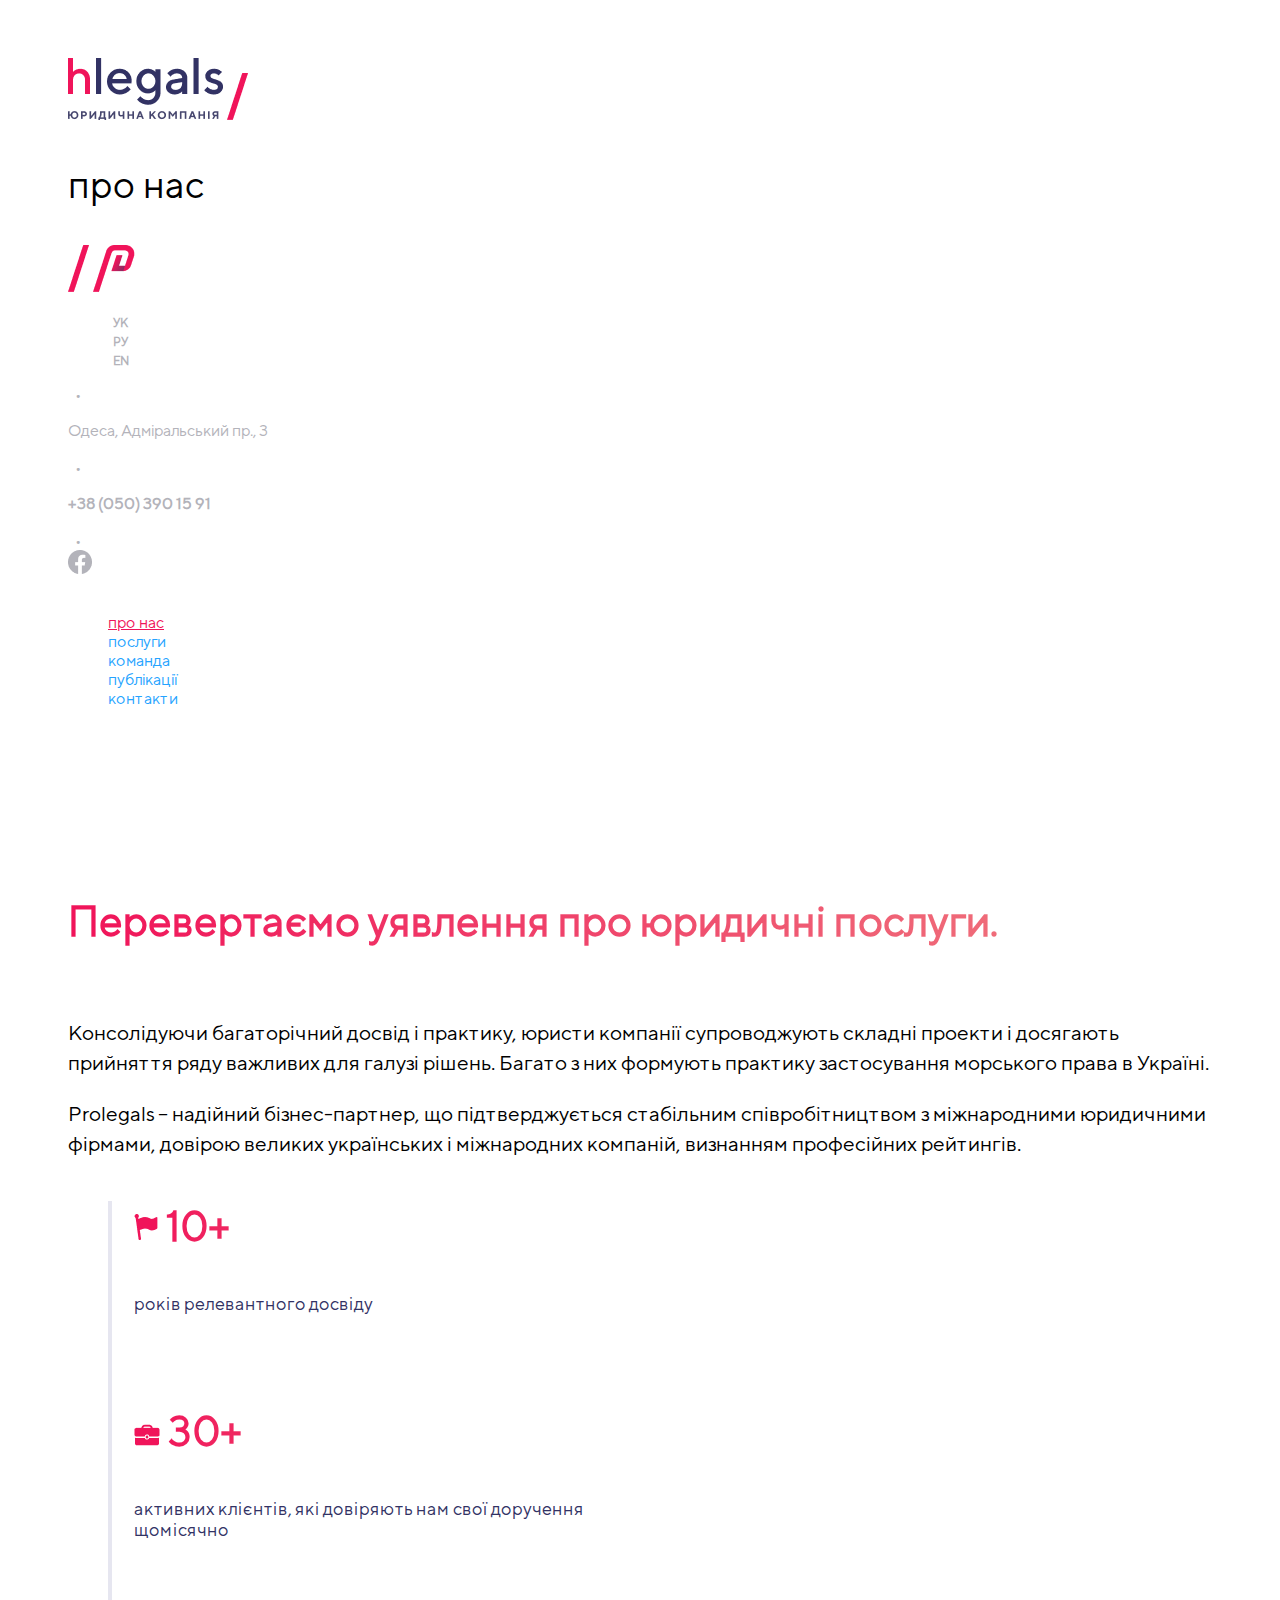
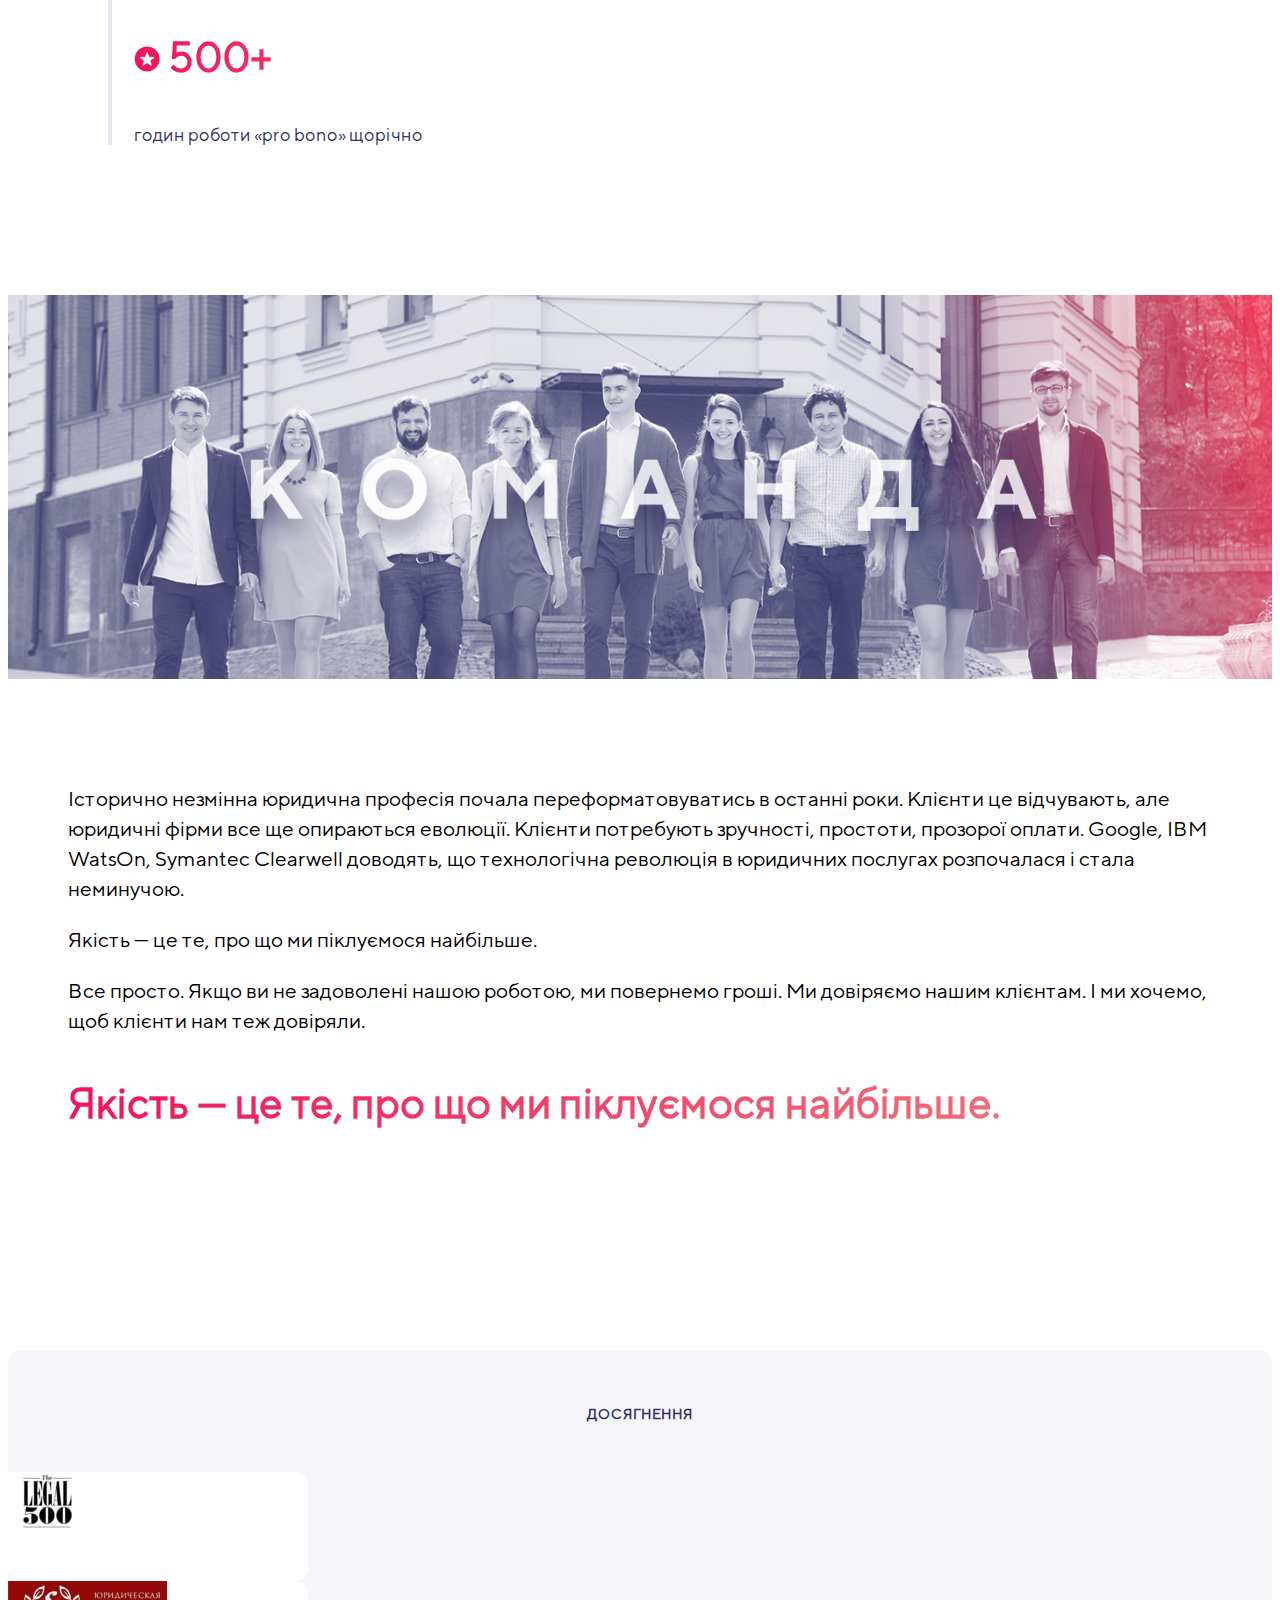
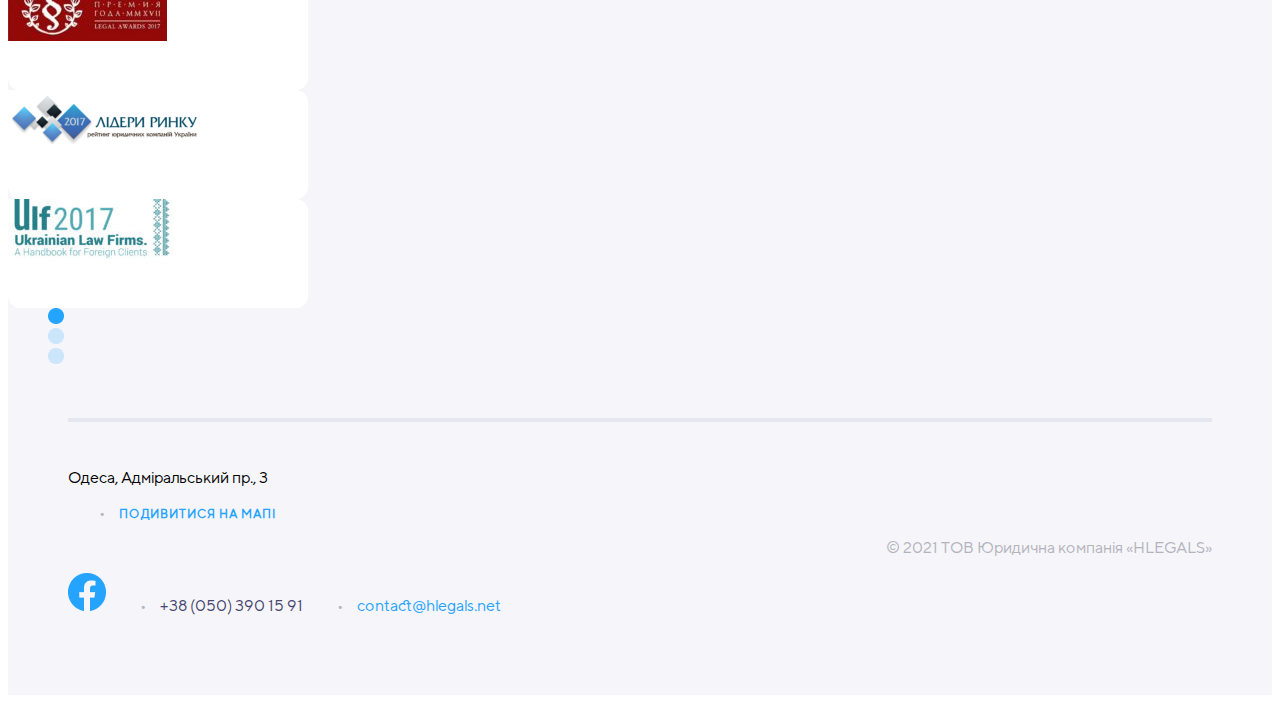
<file: about.html>
<!DOCTYPE html>
<html lang="en">
<head>
    <meta charset="UTF-8">
    <title>About us</title>
    <meta name="viewport" content="width=device-width, initial-scale=1">
    <meta name="description" content="legal advise site">
    <meta name="keywords" content="html, css, scss, site, project">
    <meta name="author" content="Kateryna Shadrina">
    <link href="https://cdn.jsdelivr.net/npm/bootstrap@5.1.3/dist/css/bootstrap.min.css" rel="stylesheet" integrity="sha384-1BmE4kWBq78iYhFldvKuhfTAU6auU8tT94WrHftjDbrCEXSU1oBoqyl2QvZ6jIW3" crossorigin="anonymous">
    <link rel="stylesheet" href="css/style.css">
</head>
<body>
<header>
    <div class="header">
        <div class="container">
            <div class="row">
                <div class="header__au d-flex justify-content-between flex-wrap col-12">
                    <div class="header__au__logo d-flex justify-content-start align-items-center">
                        <img src="./img/hlegals_logo_inverted.png" alt="hlegals logo">
                        <img src="./img/Slash.png" alt="slash symbol">
                        <p class="header__p">
                            про нас
                        </p>
                        <img src="./img/Slash.png" alt="slash symbol">
                        <img src="./img/symbol_sm.png" alt="hlegals symbol">
                    </div>
                    <div class="header__au__sidebar d-flex flex-wrap flex-column">
                        <div class="header__sidebar__contacts d-flex flex-wrap">
                            <div class="header__languages">
                                <ul class="d-inline-flex">
                                    <li><a href="#">УК</a></li>
                                    <li><a href="#">РУ</a></li>
                                    <li><a href="#">EN</a></li>
                                </ul>
                            </div>
                            <span>&#8226;</span>
                            <p>
                                Одеса, Адміральський пр., 3
                            </p>
                            <span>&#8226;</span>
                            <p class="header__tel">
                                <a href="tel:+380503901591">+38 (050) 390 15 91</a>
                            </p>
                            <span>&#8226;</span>
                            <div class="header__fb-logo">
                                <a href="https://www.facebook.com/olenazelenska.official" target="_blank"><img src="./img/facebook_grey.png" alt="facebook logo"></a>
                            </div>
                        </div>
                        <div class="header__sidebar__navigation justify-content-end">
                            <nav class="navbar navbar-expand-md navbar-light justify-content-end">
                                <div class="container-fluid">
                                    <button class="navbar-toggler" type="button" data-bs-toggle="collapse" data-bs-target="#navbarSupportedContent" aria-controls="navbarSupportedContent" aria-expanded="false" aria-label="Toggle navigation">
                                        <span class="navbar-toggler-icon"></span>
                                    </button>
                                    <div class="collapse navbar-collapse" id="navbarSupportedContent">
                                        <ul class="navbar-nav me-auto mb-2 mb-lg-0 mt-19">
                                            <li class="nav-item">
                                                <a class="nav-link" id="selected" aria-current="page" href="about.html">про нас</a>
                                            </li>
                                            <li class="nav-item">
                                                <a class="nav-link" href="services.html">послуги</a>
                                            </li>
                                            <li class="nav-item">
                                                <a class="nav-link" href="team.html">команда</a>
                                            </li>
                                            <li class="nav-item">
                                                <a class="nav-link" href="#">публікації</a>
                                            </li>
                                            <li class="nav-item">
                                                <a class="nav-link" href="#">контакти</a>
                                            </li>
                                        </ul>
                                    </div>
                                </div>
                            </nav>
                        </div>
                    </div>
                </div>

            </div>
        </div>
    </div>
</header>

<main>
    <div class="about">
        <div class="container">
            <div class="row justify-content-center">
                <div class="about__text col-lg-6 col-sm-12">
                    <h3>
                        Перевертаємо уявлення про юридичні послуги.
                    </h3>
                    <article>
                        <p>
                            Консолідуючи багаторічний досвід і практику, юристи компанії супроводжують складні проекти і досягають прийняття ряду важливих для галузі рішень. Багато з них формують практику застосування морського права в Україні.
                        </p>
                        <p>
                            Prolegals – надійний бізнес-партнер, що підтверджується стабільним співробітництвом з міжнародними юридичними фірмами, довірою великих українських і міжнародних компаній, визнанням професійних рейтингів.
                        </p>
                    </article>
                </div>
                <div class="about__advantages col-lg-6 col-sm-12">
                    <h3>
                        10+
                    </h3>
                    <p>
                        років релевантного досвіду
                    </p>
                    <h3>
                        30+
                    </h3>
                    <p>
                        активних клієнтів, які довіряють нам свої доручення щомісячно
                    </p>
                    <h3>
                        500+
                    </h3>
                    <p>
                        годин роботи «pro bono» щорічно
                    </p>
                </div>
            </div>
        </div>
    </div>
    <div class="about__photo d-flex col-12">
        <img src="./img/our_team.png" alt="Our team">
    </div>
    <div class="about">
        <div class="container">
            <div class="row">
                <div class="about__text d-flex flex-wrap col-12">
                    <article class="col-lg-6 col-sm-12">
                        <p>
                            Історично незмінна юридична професія почала переформатовуватись в останні роки. Клієнти це відчувають, але юридичні фірми все ще опираються еволюції. Клієнти потребують зручності, простоти, прозорої оплати. Google, IBM WatsОn, Symantec Clearwell доводять, що технологічна революція в юридичних послугах розпочалася і стала неминучою.
                        </p>
                        <p>
                            Якість — це те, про що ми піклуємося найбільше.
                        </p>
                        <p>
                            Все просто. Якщо ви не задоволені нашою роботою, ми повернемо гроші. Ми довіряємо нашим клієнтам. І ми хочемо, щоб клієнти нам теж довіряли.
                        </p>
                    </article>
                    <h3 class="col-lg-6 col-sm-12">
                        Якість — це те, про що ми піклуємося найбільше.
                    </h3>
                </div>
            </div>
        </div>
    </div>
    <div class="about__achievements">
        <h4 class="d-flex justify-content-center ">
            Досягнення
        </h4>
        <div class="about__achievements__logo d-flex flex-wrap justify-content-between">
            <div class="about__achievements__logo__background d-flex flex-wrap justify-content-center col-lg-4 col-md-6 col-sm-12">
                <img src="./img/legal_500.png" alt="legal achievement 1">
            </div>
            <div class="about__achievements__logo__background d-flex flex-wrap justify-content-center col-lg-4 col-md-6 col-sm-12">
                <img src="./img/legal_award.png" alt="legal achievement 2">
            </div>
            <div class="about__achievements__logo__background d-flex flex-wrap justify-content-center col-lg-4 col-md-6 col-sm-12">
                <img src="./img/legal_market.png" alt="legal achievement 3">
            </div>
            <div class="about__achievements__logo__background d-flex flex-wrap justify-content-center col-lg-4 col-md-6 col-sm-12">
                <img src="./img/legal_handbook.png" alt="legal achievement 4">
            </div>
        </div>
        <nav aria-label="Page navigation example">
            <ul class="pagination justify-content-center">
                <li class="page-item"><a class="page-link" href="#"><img src="./img/ellipse_blue.png" alt="ellipse blue"></a></li>
                <li class="page-item"><a class="page-link" href="#"><img src="./img/ellipse_light_blue.png" alt="ellipse light blue"></a></li>
                <li class="page-item"><a class="page-link" href="#"><img src="./img/ellipse_light_blue.png" alt="ellipse light blue"></a></li>
            </ul>
        </nav>
    </div>
</main>

<footer>
    <div class="container">
        <div class="footer row">
            <div class="footer__address col-lg-6 col-md-12 justify-content-start">
                <div class="d-flex align-items-baseline" id="footer-address">
                    <p>
                        Одеса, Адміральський пр., 3
                    </p>
                    <span>&#8226;</span>
                    <a href="#">Подивитися на мапі</a>
                </div>
            </div>
            <div class="footer__copyright col-lg-6 col-md-12 justify-content-end">
                <p>
                    © 2021 ТОВ Юридична компанія «HLEGALS»
                </p>
            </div>
            <div class="footer__contacts col-12">
                <a href="#"><img src="./img/facebook_blue.png" alt="facebook logo"></a>
                <span>&#8226;</span>
                <a href="tel:+380503901591" id="telephone">+38 (050) 390 15 91</a>
                <span>&#8226;</span>
                <a href="mailto:contact@hlegals.net" id="email">contact@hlegals.net</a>
            </div>
        </div>
    </div>
</footer>

</body>
</html>
</file>
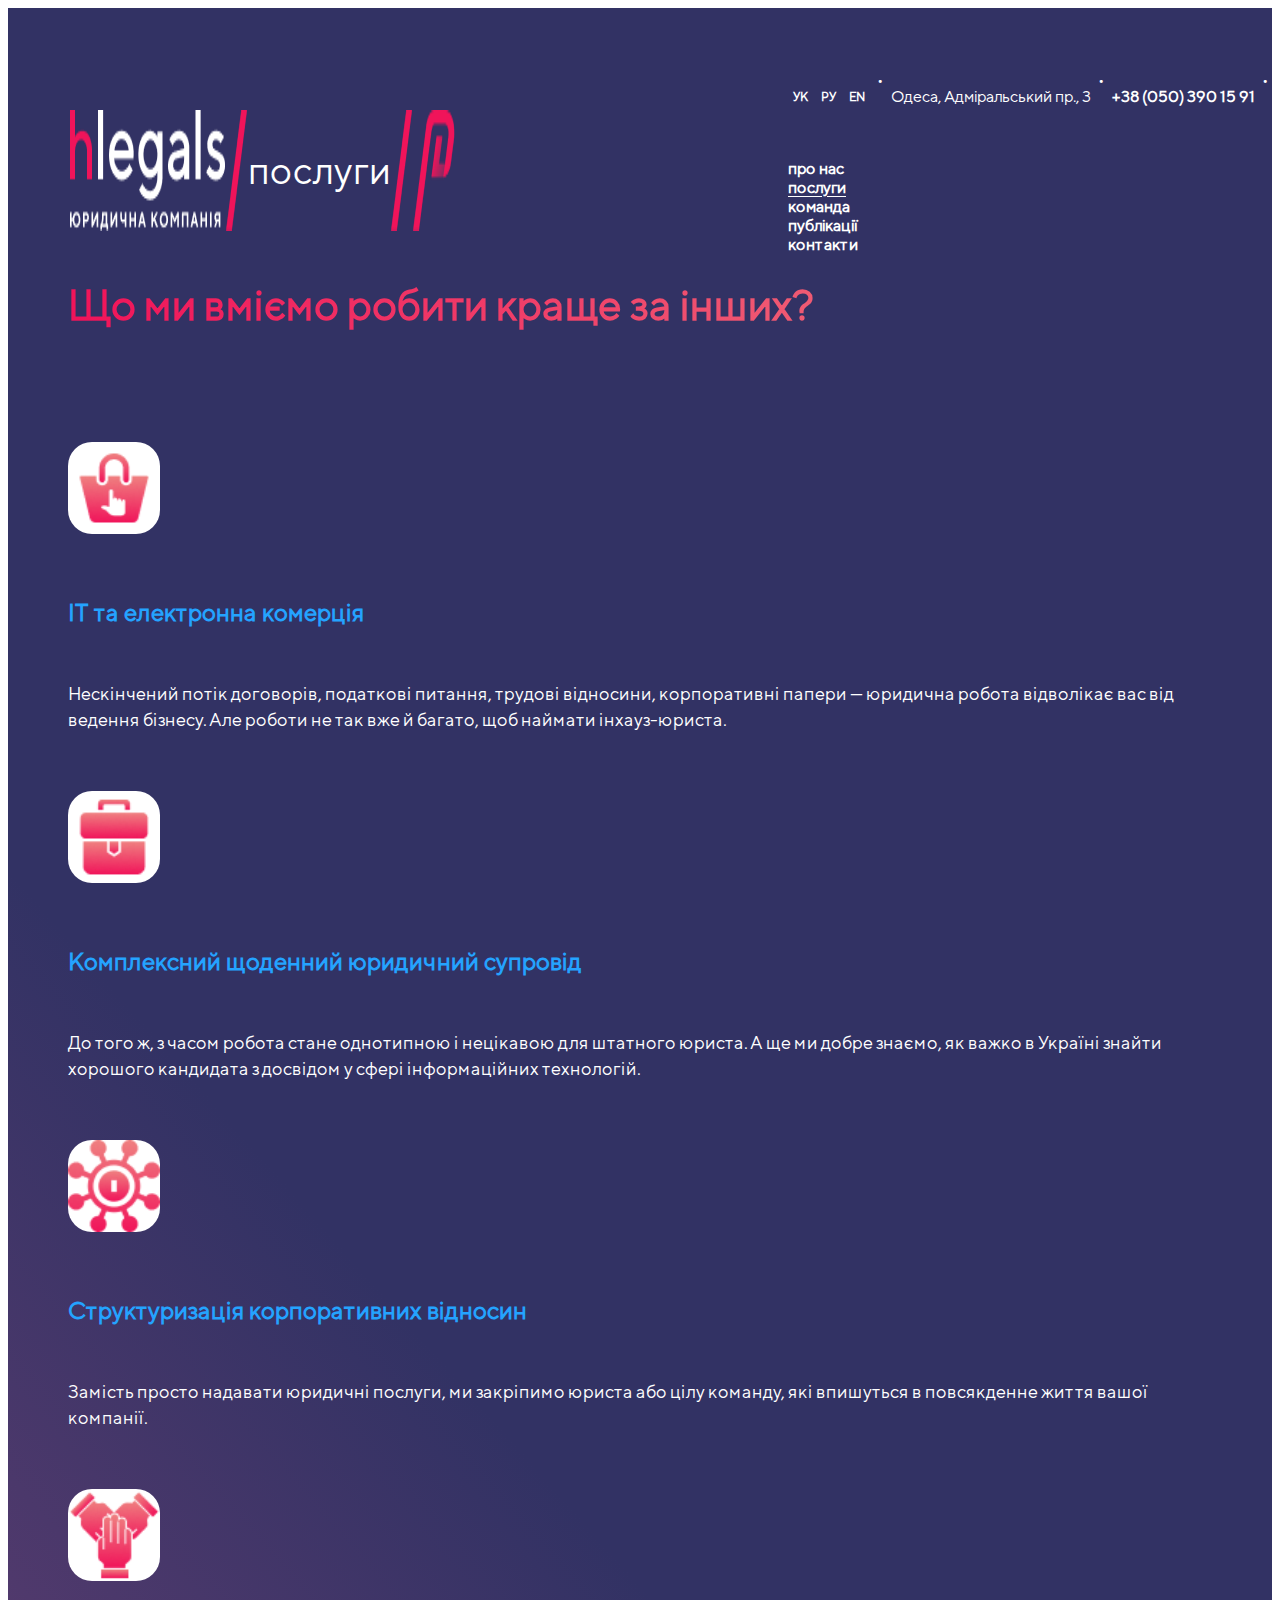
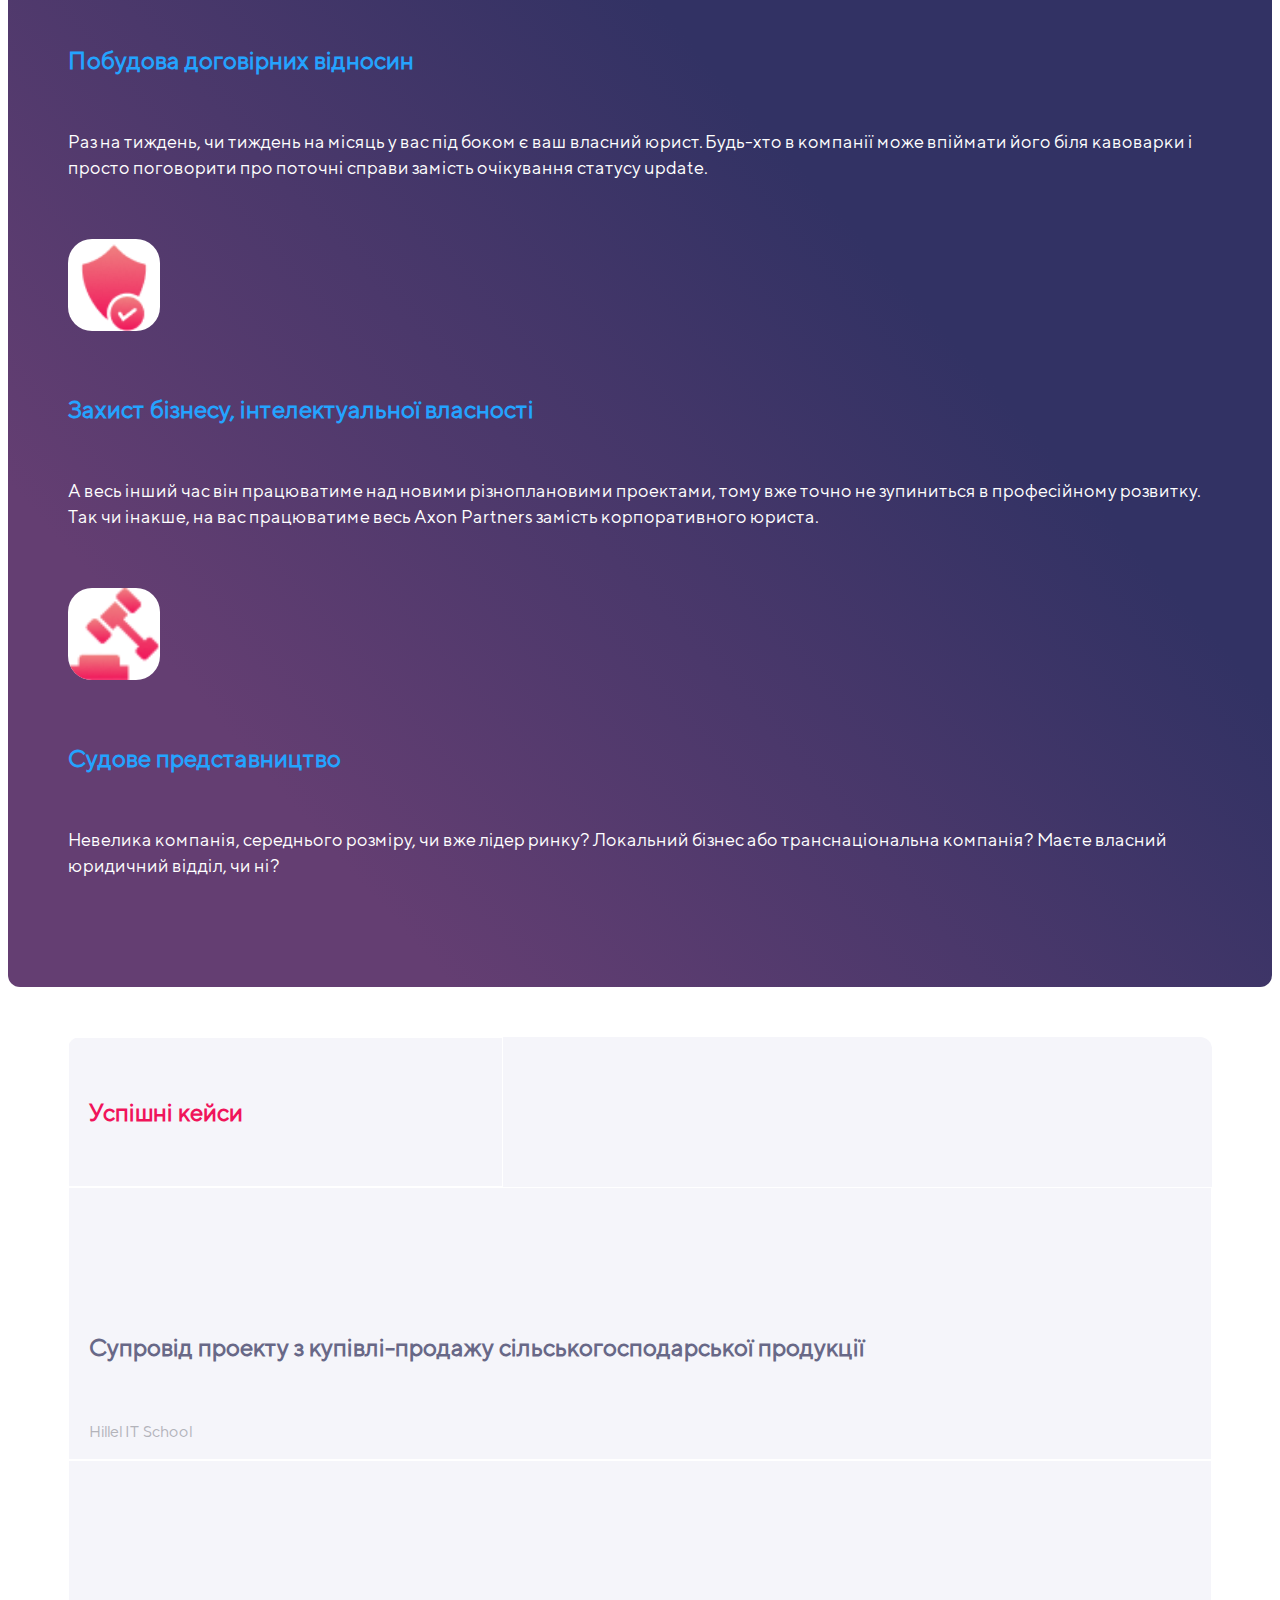
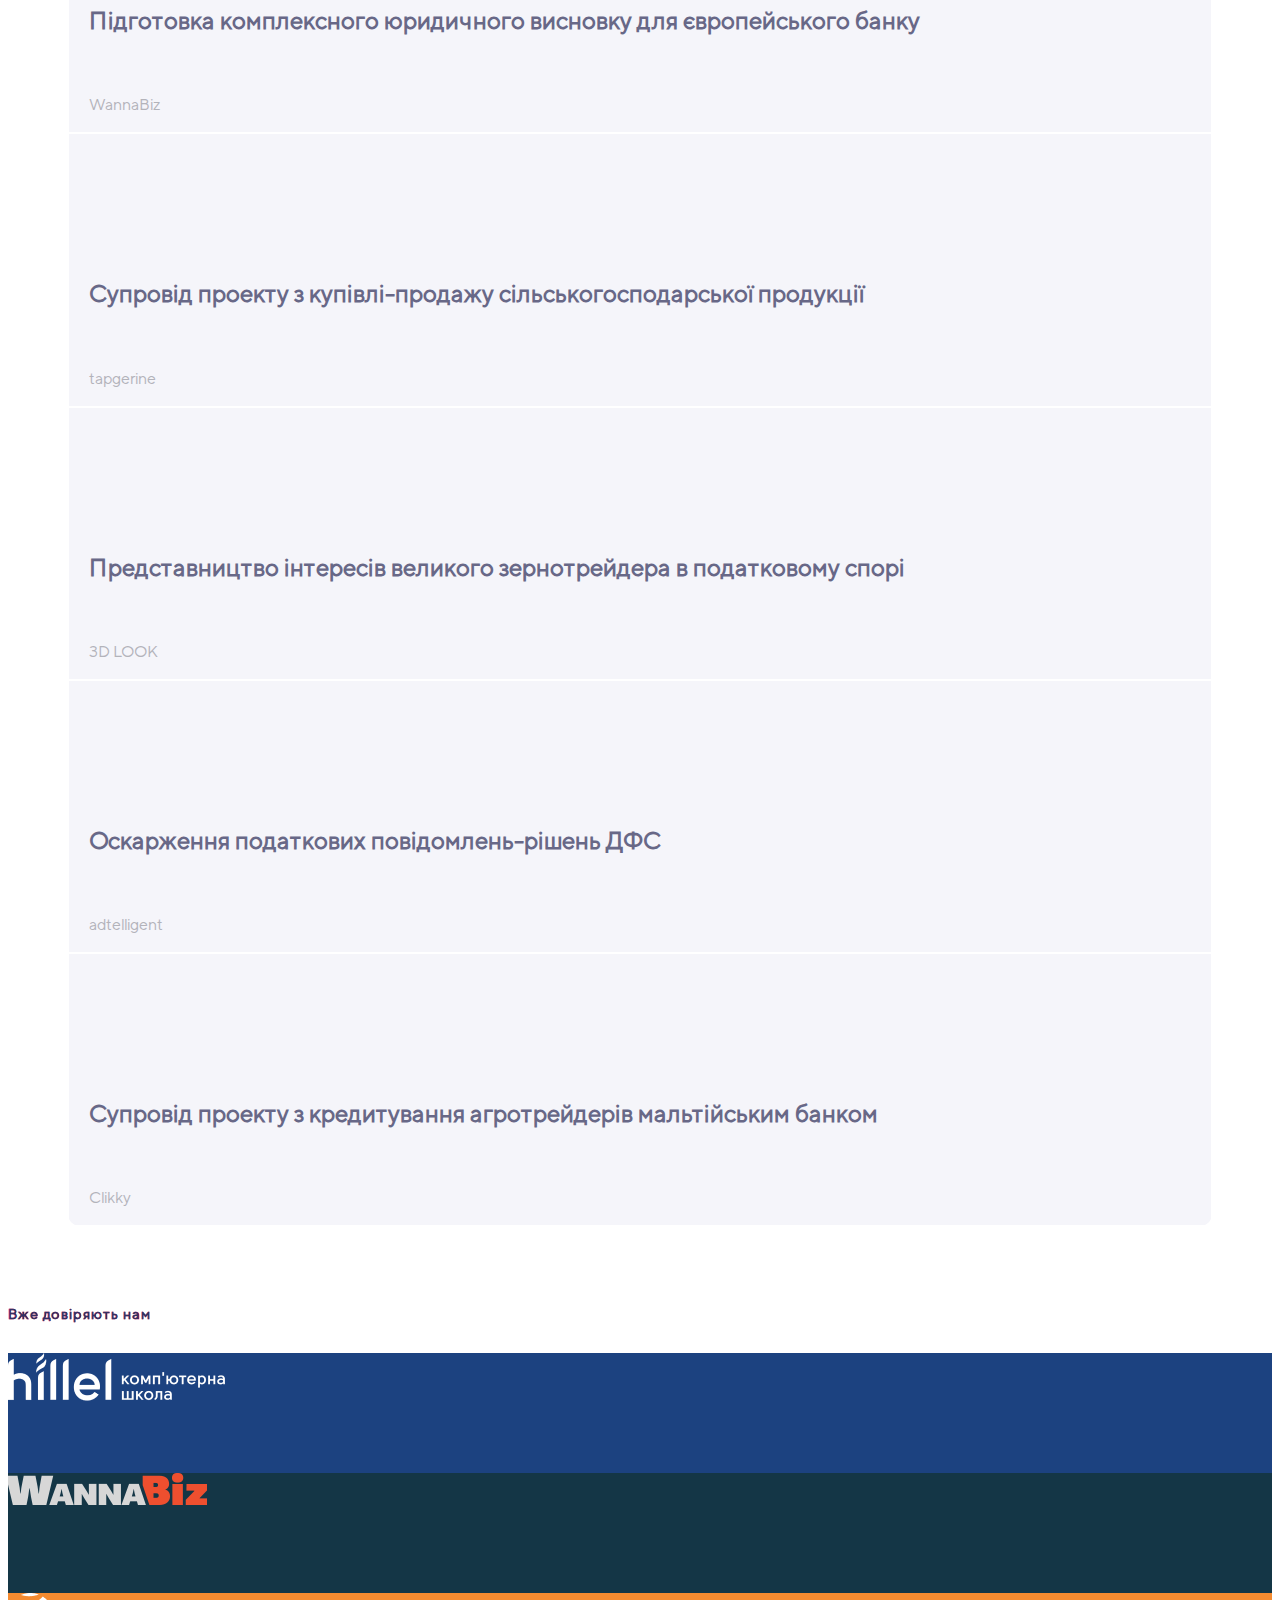
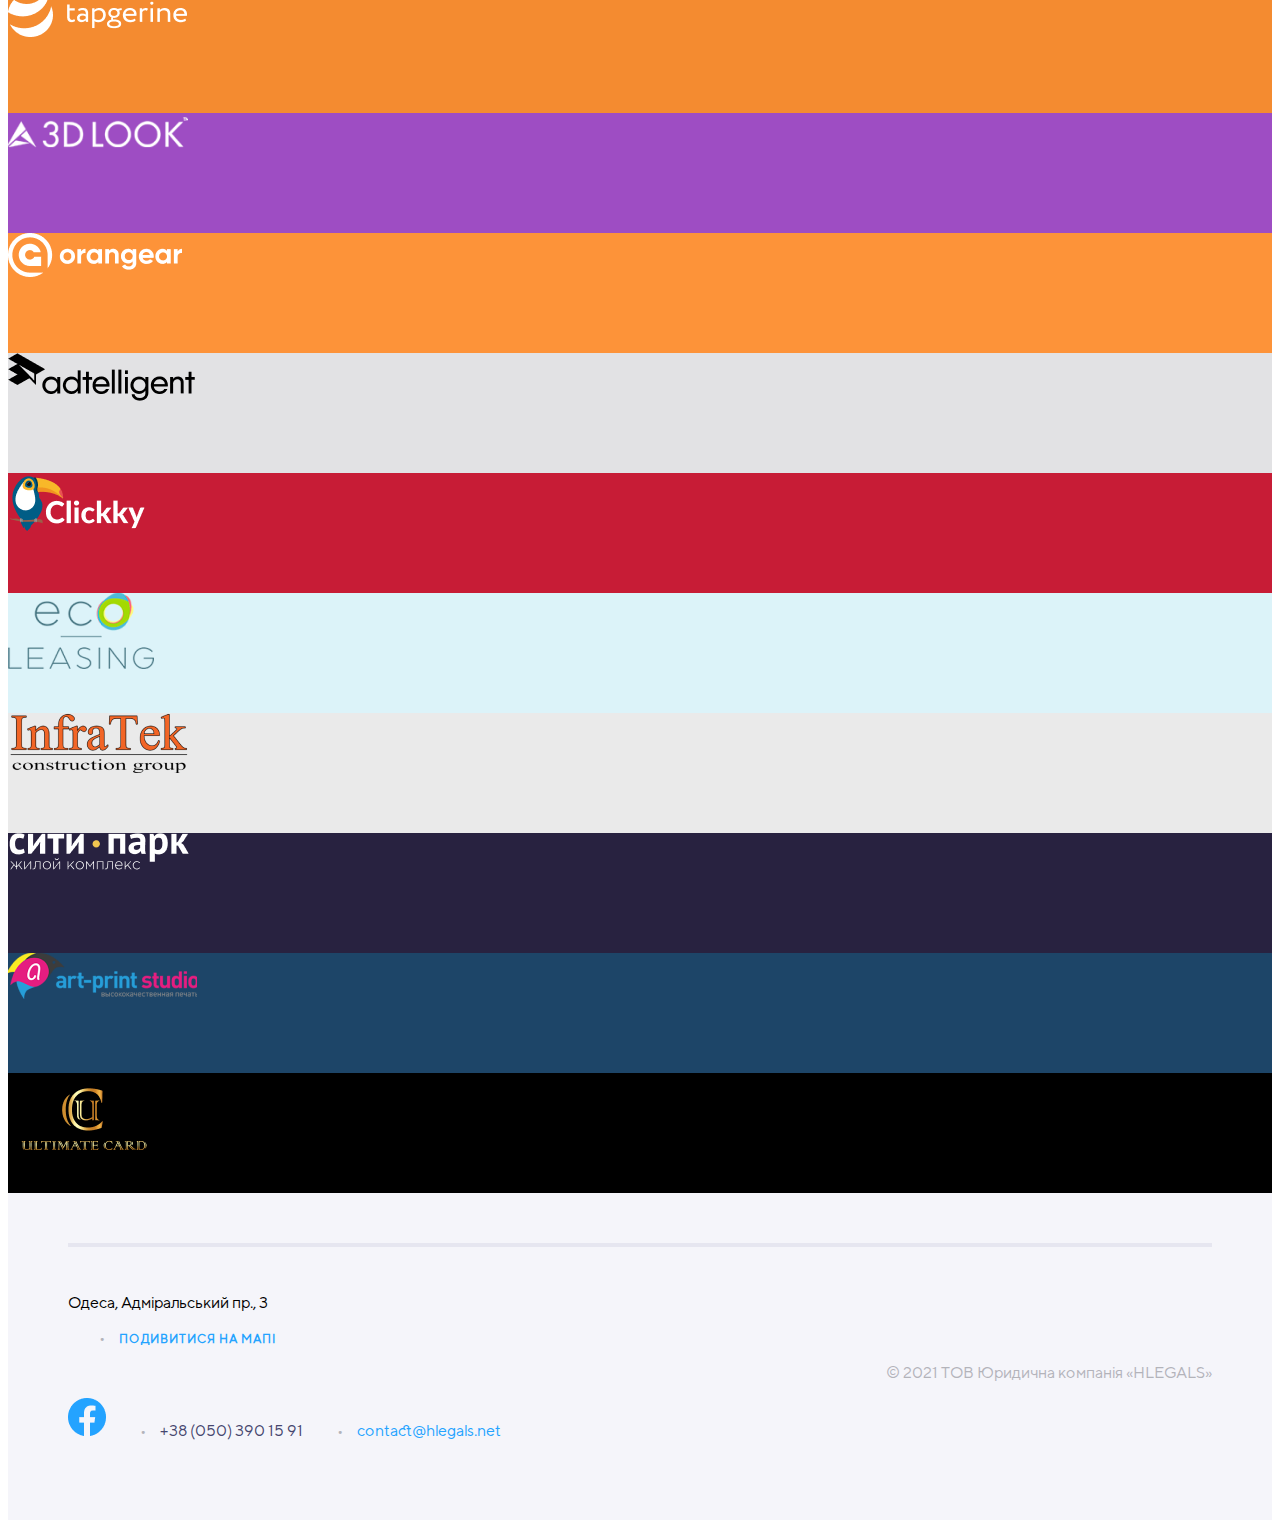
<file: services.html>
<!DOCTYPE html>
<html lang="en">
<head>
    <meta charset="UTF-8">
    <title>Services</title>
    <meta name="viewport" content="width=device-width, initial-scale=1">
    <meta name="description" content="legal advise site">
    <meta name="keywords" content="html, css, scss, site, project">
    <meta name="author" content="Kateryna Shadrina">
    <link href="https://cdn.jsdelivr.net/npm/bootstrap@5.1.3/dist/css/bootstrap.min.css" rel="stylesheet" integrity="sha384-1BmE4kWBq78iYhFldvKuhfTAU6auU8tT94WrHftjDbrCEXSU1oBoqyl2QvZ6jIW3" crossorigin="anonymous">
    <link rel="stylesheet" href="css/style.css">
</head>
<body>
<header>
    <div class="header__absolute">
        <div class="container">
            <div class="row">
                <div class="header__content">
                    <div class="header__logo">
                        <img src="./img/hlegals_logo.png" alt="hlegals logo">
                        <img src="./img/Slash.png" alt="slash symbol">
                        <p class="header__p">
                            послуги
                        </p>
                        <img src="./img/Slash.png" alt="slash symbol">
                        <img src="./img/symbol_sm.png" alt="hlegals symbol">
                    </div>
                    <div class="header__sidebar">
                        <div class="header__sidebar__contacts">
                            <div class="header__languages">
                                <ul>
                                    <li><a href="#">УК</a></li>
                                    <li><a href="#">РУ</a></li>
                                    <li><a href="#">EN</a></li>
                                </ul>
                            </div>
                            <span>&#8226;</span>
                            <p>
                                Одеса, Адміральський пр., 3
                            </p>
                            <span>&#8226;</span>
                            <p class="header__tel">
                                <a href="tel:+380503901591">+38 (050) 390 15 91</a>
                            </p>
                            <span>&#8226;</span>
                            <div class="header__fb-logo">
                                <a href="https://www.facebook.com/olenazelenska.official" target="_blank"><img src="./img/Facebook.png" alt="facebook logo"></a>
                            </div>
                        </div>
                        <div class="header__sidebar__navigation justify-content-end">
                            <nav class="navbar navbar-expand-md navbar-light justify-content-end">
                                <div class="container-fluid">
                                    <button class="navbar-toggler" type="button" data-bs-toggle="collapse" data-bs-target="#navbarSupportedContent" aria-controls="navbarSupportedContent" aria-expanded="false" aria-label="Toggle navigation">
                                        <span class="navbar-toggler-icon"></span>
                                    </button>
                                    <div class="collapse navbar-collapse" id="navbarSupportedContent">
                                        <ul class="navbar-nav me-auto mb-2 mb-lg-0 mt-19">
                                            <li class="nav-item">
                                                <a class="nav-link" aria-current="page" href="about.html">про нас</a>
                                            </li>
                                            <li class="nav-item">
                                                <a class="nav-link" id="selected__header" href="#">послуги</a>
                                            </li>
                                            <li class="nav-item">
                                                <a class="nav-link" href="team.html">команда</a>
                                            </li>
                                            <li class="nav-item">
                                                <a class="nav-link" href="#">публікації</a>
                                            </li>
                                            <li class="nav-item">
                                                <a class="nav-link" href="#">контакти</a>
                                            </li>
                                        </ul>
                                    </div>
                                </div>
                            </nav>
                        </div>
                    </div>
                </div>
            </div>
        </div>
    </div>

</header>

<main>
    <div class="services_experience">
        <div class="services__main-page">
            <div class="container">
                <div class="row">
                    <div class="services__heading">
                        <h3>
                            Що ми вміємо робити краще за інших?
                        </h3>
                    </div>
                </div>
                <div class="row">
                    <div class="services__item col-lg-4 col-md-6 col-sm-12">
                        <img src="./img/shopping.png" alt="shopping_logo">
                        <h5>
                            IT та електронна комерція
                        </h5>
                        <p>
                            Нескінчений потік договорів, податкові питання, трудові відносини, корпоративні папери — юридична робота відволікає вас від ведення бізнесу. Але роботи не так вже й багато, щоб наймати інхауз-юриста.
                        </p>
                    </div>
                    <div class="services__item col-lg-4 col-md-6 col-sm-12">
                        <img src="./img/briefcase.png" alt="briefcase__logo">
                        <h5>
                            Комплексний щоденний
                            юридичний супровід
                        </h5>
                        <p>
                            До того ж, з часом робота стане однотипною і нецікавою для штатного юриста. А ще ми добре знаємо, як важко в Україні знайти хорошого кандидата з досвідом у сфері інформаційних технологій.
                        </p>
                    </div>
                    <div class="services__item col-lg-4 col-md-6 col-sm-12">
                        <img src="./img/crowdfunding.png" alt="crowdfunding__logo">
                        <h5>
                            Структуризація корпоративних відносин
                        </h5>
                        <p>
                            Замість просто надавати юридичні послуги, ми закріпимо юриста або цілу команду, які впишуться в повсякденне життя вашої компанії.
                        </p>
                    </div>
                    <div class="services__item col-lg-4 col-md-6 col-sm-12">
                        <img src="./img/collaboration.png" alt="collaboration__logo">
                        <h5>
                            Побудовa договірних відносин
                        </h5>
                        <p>
                            Раз на тиждень, чи тиждень на місяць у вас під боком є ваш власний юрист. Будь-хто в компанії може впіймати його біля кавоварки і просто поговорити про поточні справи замість очікування статусу update.
                        </p>
                    </div>
                    <div class="services__item col-lg-4 col-md-6 col-sm-12">
                        <img src="./img/security.png" alt="security__logo">
                        <h5>
                            Захист бізнесу, інтелектуальної власності
                        </h5>
                        <p>
                            А весь інший час він працюватиме над новими різноплановими проектами, тому вже точно не зупиниться в професійному розвитку. Так чи інакше, на вас працюватиме весь Axon Partners замість корпоративного юриста.
                        </p>
                    </div>
                    <div class="services__item col-lg-4 col-md-6 col-sm-12">
                        <img src="./img/law.png" alt="law__logo">
                        <h5>
                            Судове представництво
                        </h5>
                        <p>
                            Невелика компанія, середнього розміру, чи вже лідер ринку? Локальний бізнес або транснаціональна компанія? Маєте власний юридичний відділ, чи ні?
                        </p>
                    </div>
                </div>
                <div class="row">
                </div>

            </div>
        </div>
    </div>

    <div class="cases">
        <div class="container">
            <div class="cases__block row">
                <div class="cases__headline col-lg-2 col-sm-12">
                    <h5>
                        Успішні кейси
                    </h5>
                </div>
                <div class="cases__block__void col-lg-10 col-sm-12">
                </div>
                <div class="cases__block__content col-lg-4 col-sm-12">
                    <h5>
                        Супровід проекту з купівлі-продажу сільськогосподарської продукції
                    </h5>
                    <p>
                        Hillel IT School
                    </p>
                </div>
                <div class="cases__block__content col-lg-4 col-sm-12">
                    <h5>
                        Підготовка комплексного юридичного висновку для європейського банку
                    </h5>
                    <p>
                        WannaBiz
                    </p>
                </div>
                <div class="cases__block__content col-lg-4 col-sm-12">
                    <h5>
                        Супровід проекту з купівлі-продажу сільськогосподарської продукції
                    </h5>
                    <p>
                        tapgerine
                    </p>
                </div>
                <div class="cases__block__content col-lg-3 col-sm-12">
                    <h5>
                        Представництво інтересів великого зернотрейдера в податковому спорі
                    </h5>
                    <p>
                        3D LOOK
                    </p>
                </div>
                <div class="cases__block__content col-lg-4 col-sm-12">
                    <h5>
                        Оскарження податкових повідомлень-рішень ДФС
                    </h5>
                    <p>
                        adtelligent
                    </p>
                </div>
                <div class="cases__block__content col-lg-5 col-sm-12">
                    <h5>
                        Супровід проекту з кредитування агротрейдерів мальтійським банком
                    </h5>
                    <p>
                        Clikky
                    </p>
                </div>
            </div>
        </div>
    </div>

    <div class="clients">
        <div class="container-fluid">
            <div class="row">
                <div class="clients__headline d-flex col-12 justify-content-center">
                    <h3>
                        Вже довіряють нам
                    </h3>
                </div>
                <div class="clients__name d-flex align-items-center justify-content-center col-lg-3 col-sm-6" id="hillel">
                    <img src="./img/Hillel-Logo-OneLine-White-Uk.png" alt="Hillel logo">
                </div>
                <div class="clients__name d-flex align-items-center justify-content-center col-lg-3 col-sm-6" id="Wannabiz">
                    <img src="./img/wannabiz.png" alt="WannaBiz logo">
                </div>
                <div class="clients__name d-flex align-items-center justify-content-center col-lg-3 col-sm-6" id="Tapgerine">
                    <img src="./img/tapgerine.png" alt="Tapgerine logo">
                </div>
                <div class="clients__name d-flex align-items-center justify-content-center col-lg-3 col-sm-6" id="look3d">
                    <img src="./img/3dlook.png" alt="3D Look logo">
                </div>
                <div class="clients__name d-flex align-items-center justify-content-center col-lg-3 col-sm-6" id="Orangear">
                    <img src="./img/orangear.png" alt="Orangear logo">
                </div>
                <div class="clients__name d-flex align-items-center justify-content-center col-lg-3 col-sm-6" id="Adtelligent">
                    <img src="./img/adtelligent.png" alt="Adtellingent logo">
                </div>
                <div class="clients__name d-flex align-items-center justify-content-center col-lg-3 col-sm-6" id="Clikky">
                    <img src="./img/clickky.png" alt="Clikky logo">
                </div>
                <div class="clients__name d-flex align-items-center justify-content-center col-lg-3 col-sm-6" id="Ecolease">
                    <img src="./img/ecolease.png" alt="Ecoleasing logo">
                </div>
                <div class="clients__name d-flex align-items-center justify-content-center col-lg-3 col-sm-6" id="Infratek">
                    <img src="./img/infratek.png" alt="Infratek logo">
                </div>
                <div class="clients__name d-flex align-items-center justify-content-center col-lg-3 col-sm-6" id="Citypark">
                    <img src="./img/citypark.png" alt="Citypark logo">
                </div>
                <div class="clients__name d-flex align-items-center justify-content-center col-lg-3 col-sm-6" id="Artprint">
                    <img src="./img/artprint.png" alt="Art print logo">
                </div>
                <div class="clients__name d-flex align-items-center justify-content-center col-lg-3 col-sm-6" id="Ultimatecard">
                    <img src="./img/ultimate_card.png" alt="Ultimate card logo">
                </div>
            </div>
        </div>
    </div>


</main>

<footer>
    <div class="container">
        <div class="footer row">
            <div class="footer__address col-lg-6 col-md-12 justify-content-start">
                <div class="d-flex align-items-baseline">
                    <p>
                        Одеса, Адміральський пр., 3
                    </p>
                    <span>&#8226;</span>
                    <a href="#">Подивитися на мапі</a>
                </div>
            </div>
            <div class="footer__copyright col-lg-6 col-md-12 justify-content-end">
                <p>
                    © 2021 ТОВ Юридична компанія «HLEGALS»
                </p>
            </div>
            <div class="footer__contacts col-12">
                <a href="#"><img src="./img/facebook_blue.png" alt="facebook logo"></a>
                <span>&#8226;</span>
                <a href="tel:+380503901591" id="telephone">+38 (050) 390 15 91</a>
                <span>&#8226;</span>
                <a href="mailto:contact@hlegals.net" id="email">contact@hlegals.net</a>
            </div>
        </div>
    </div>
</footer>
</body>
</html>
</file>
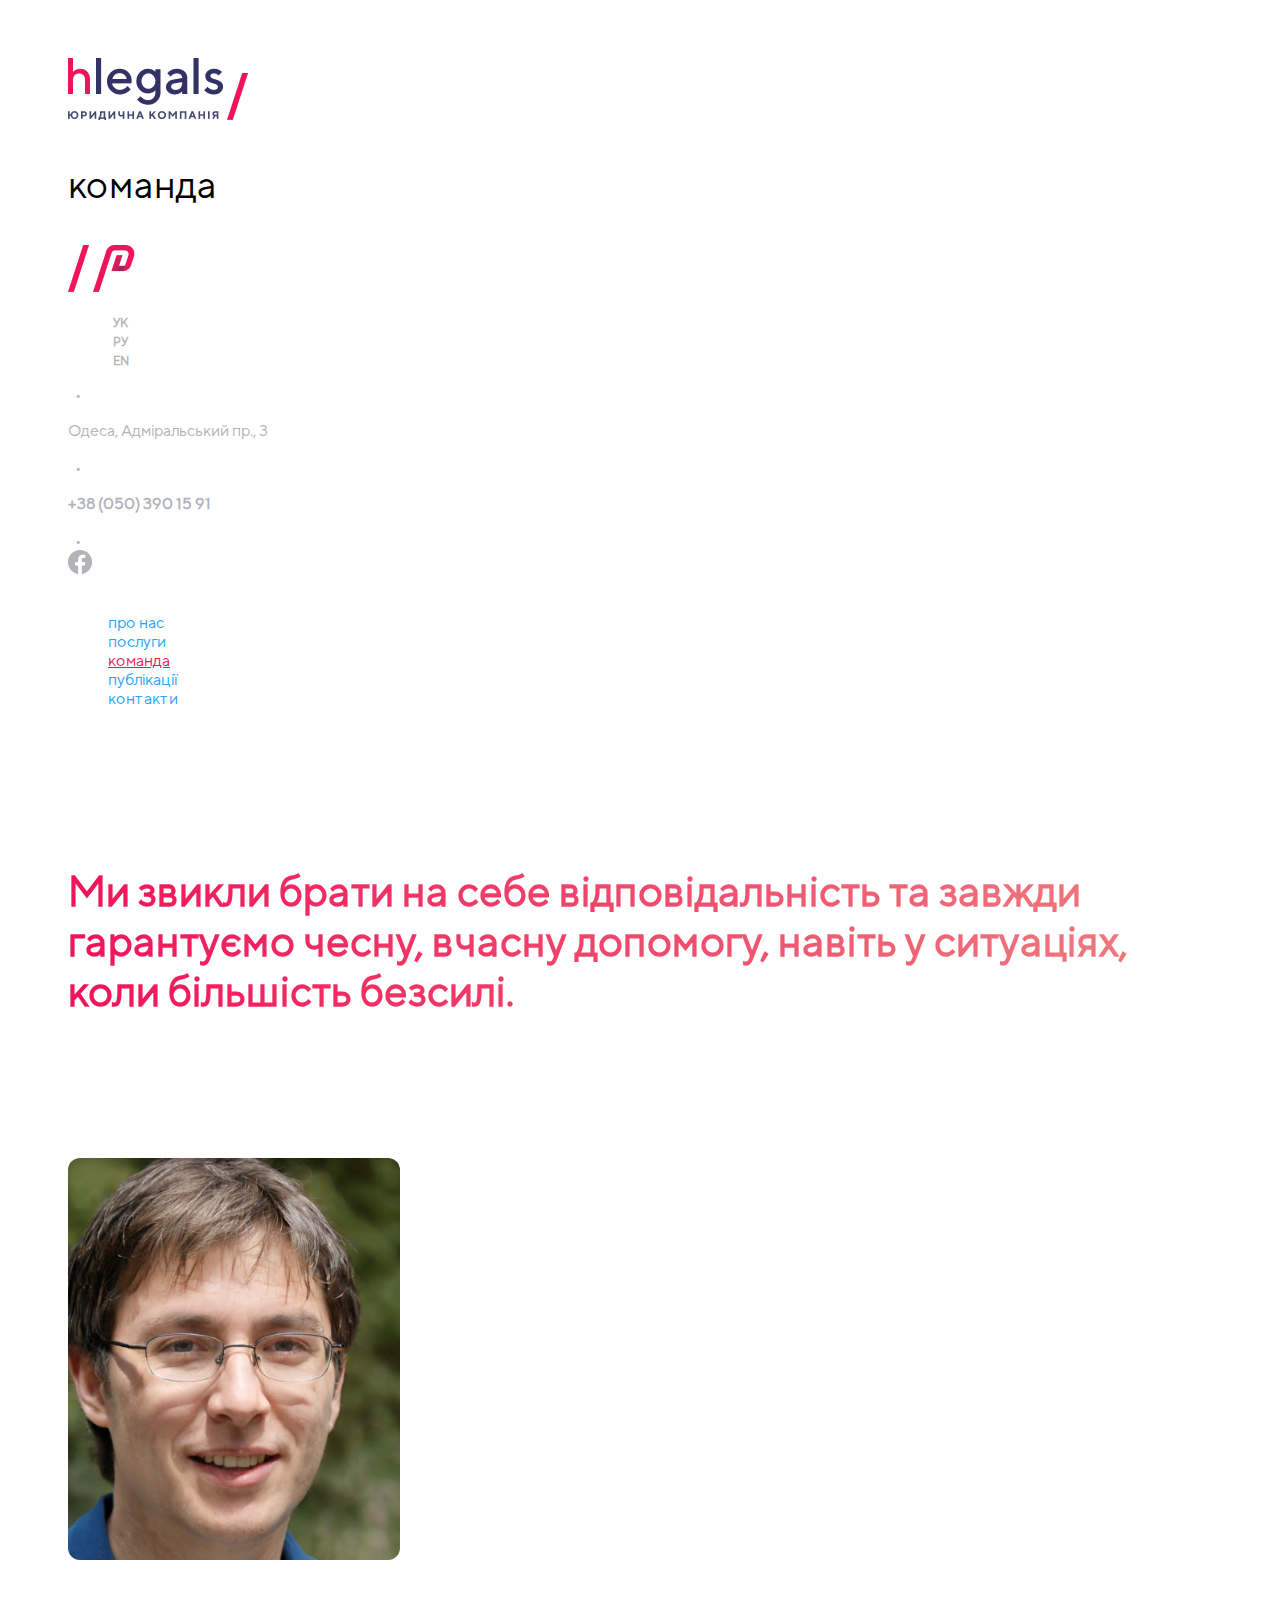
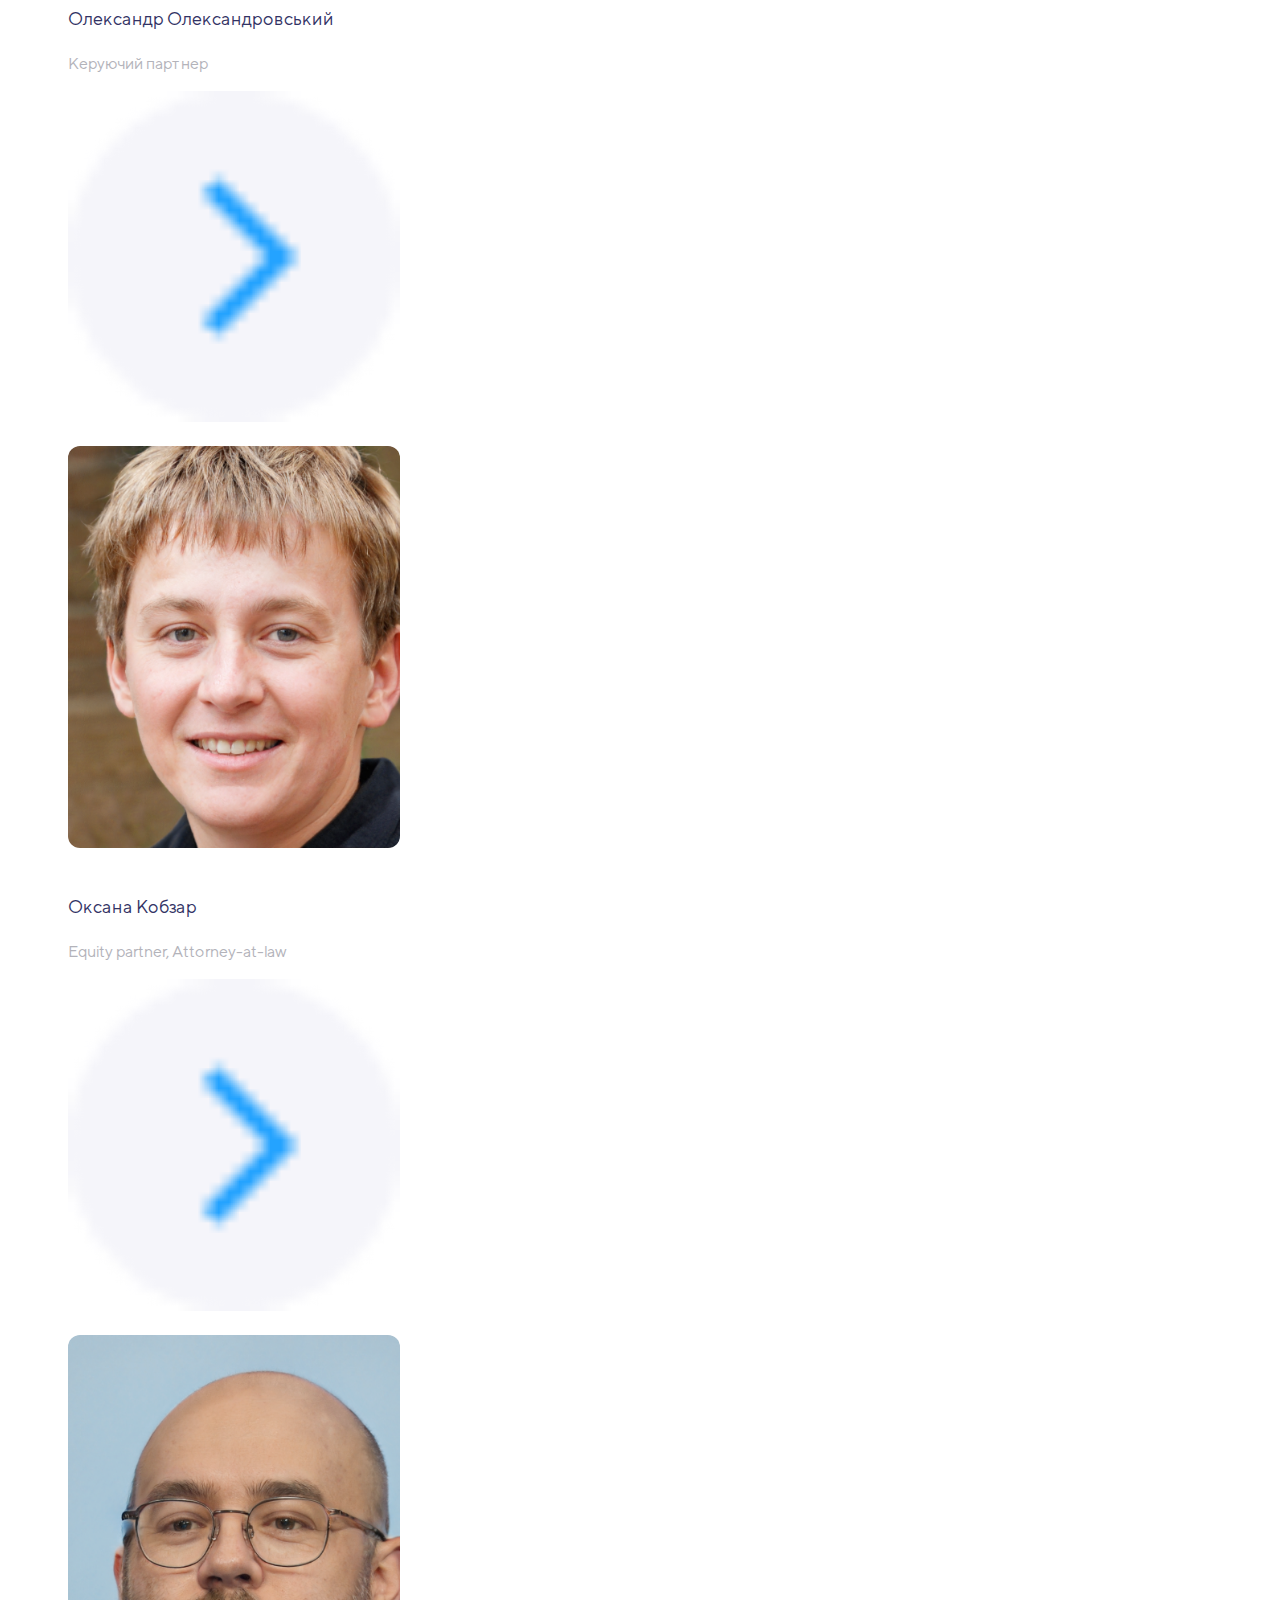
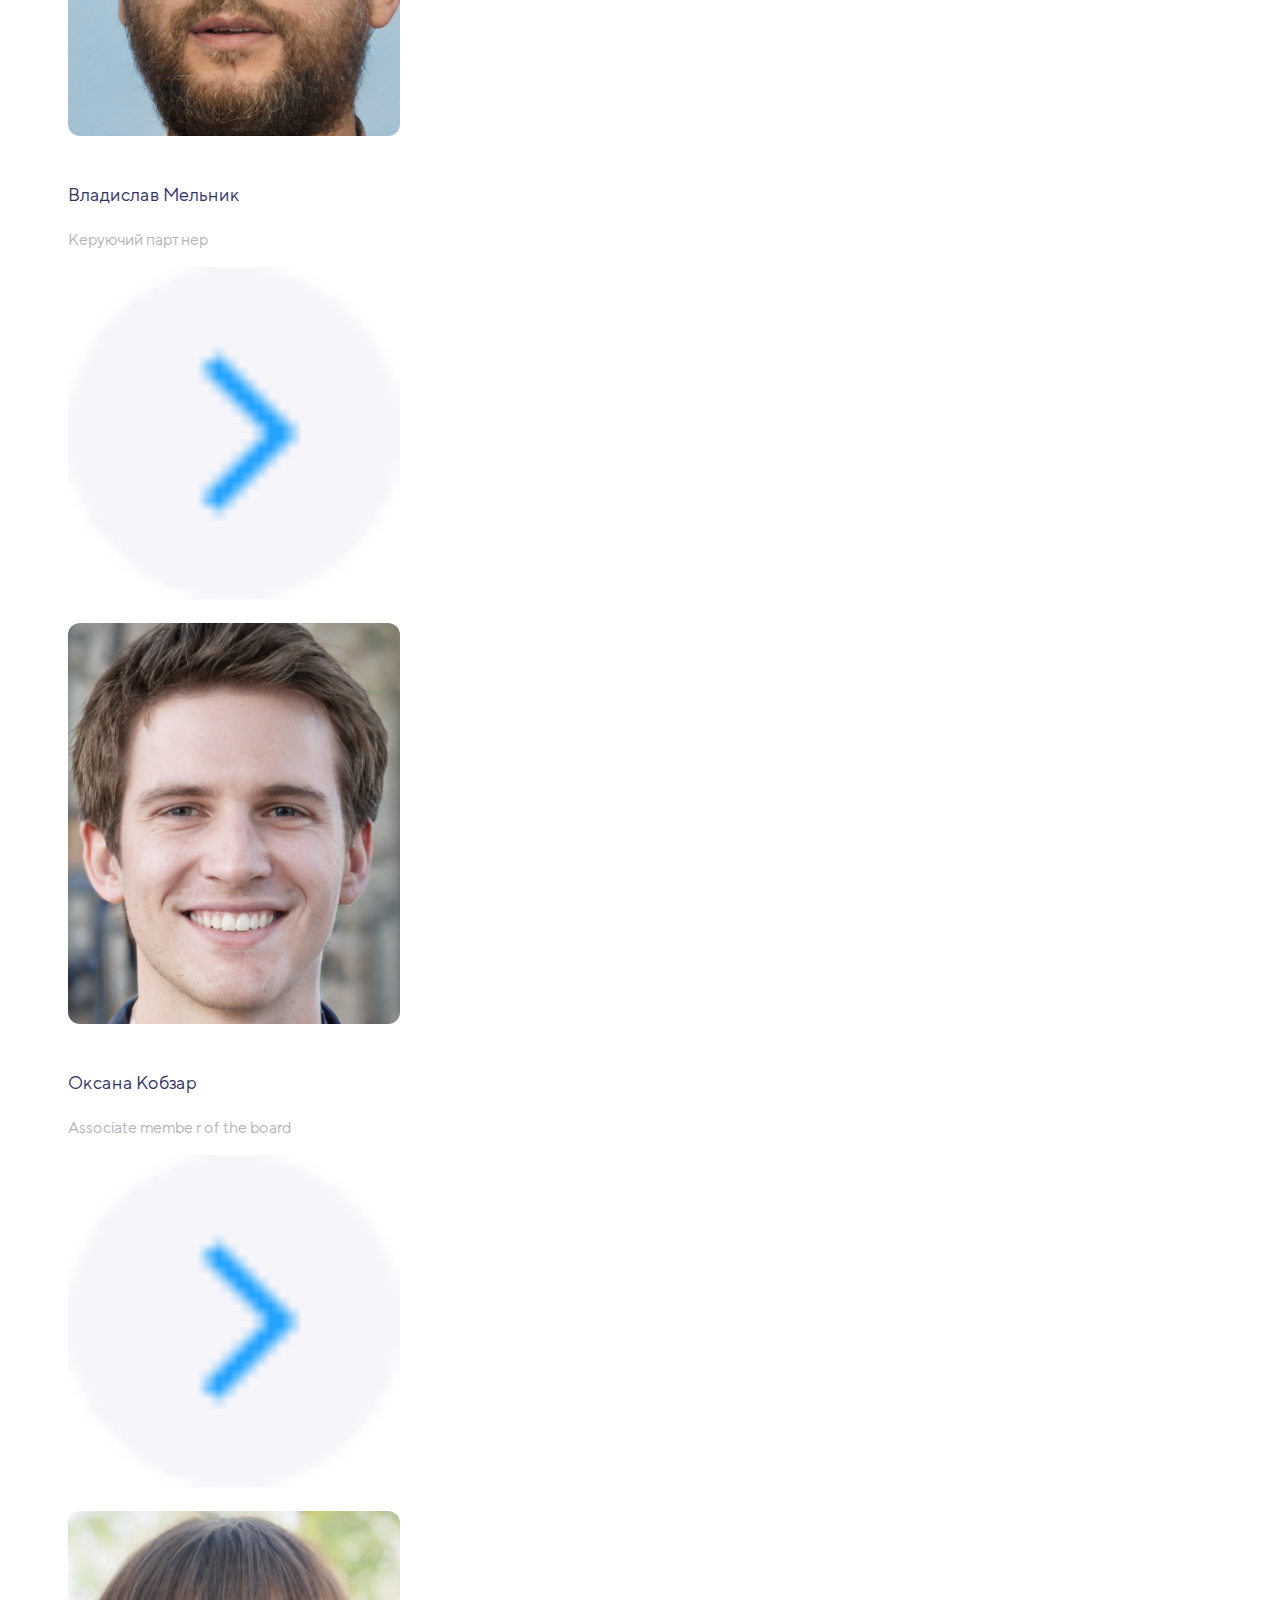
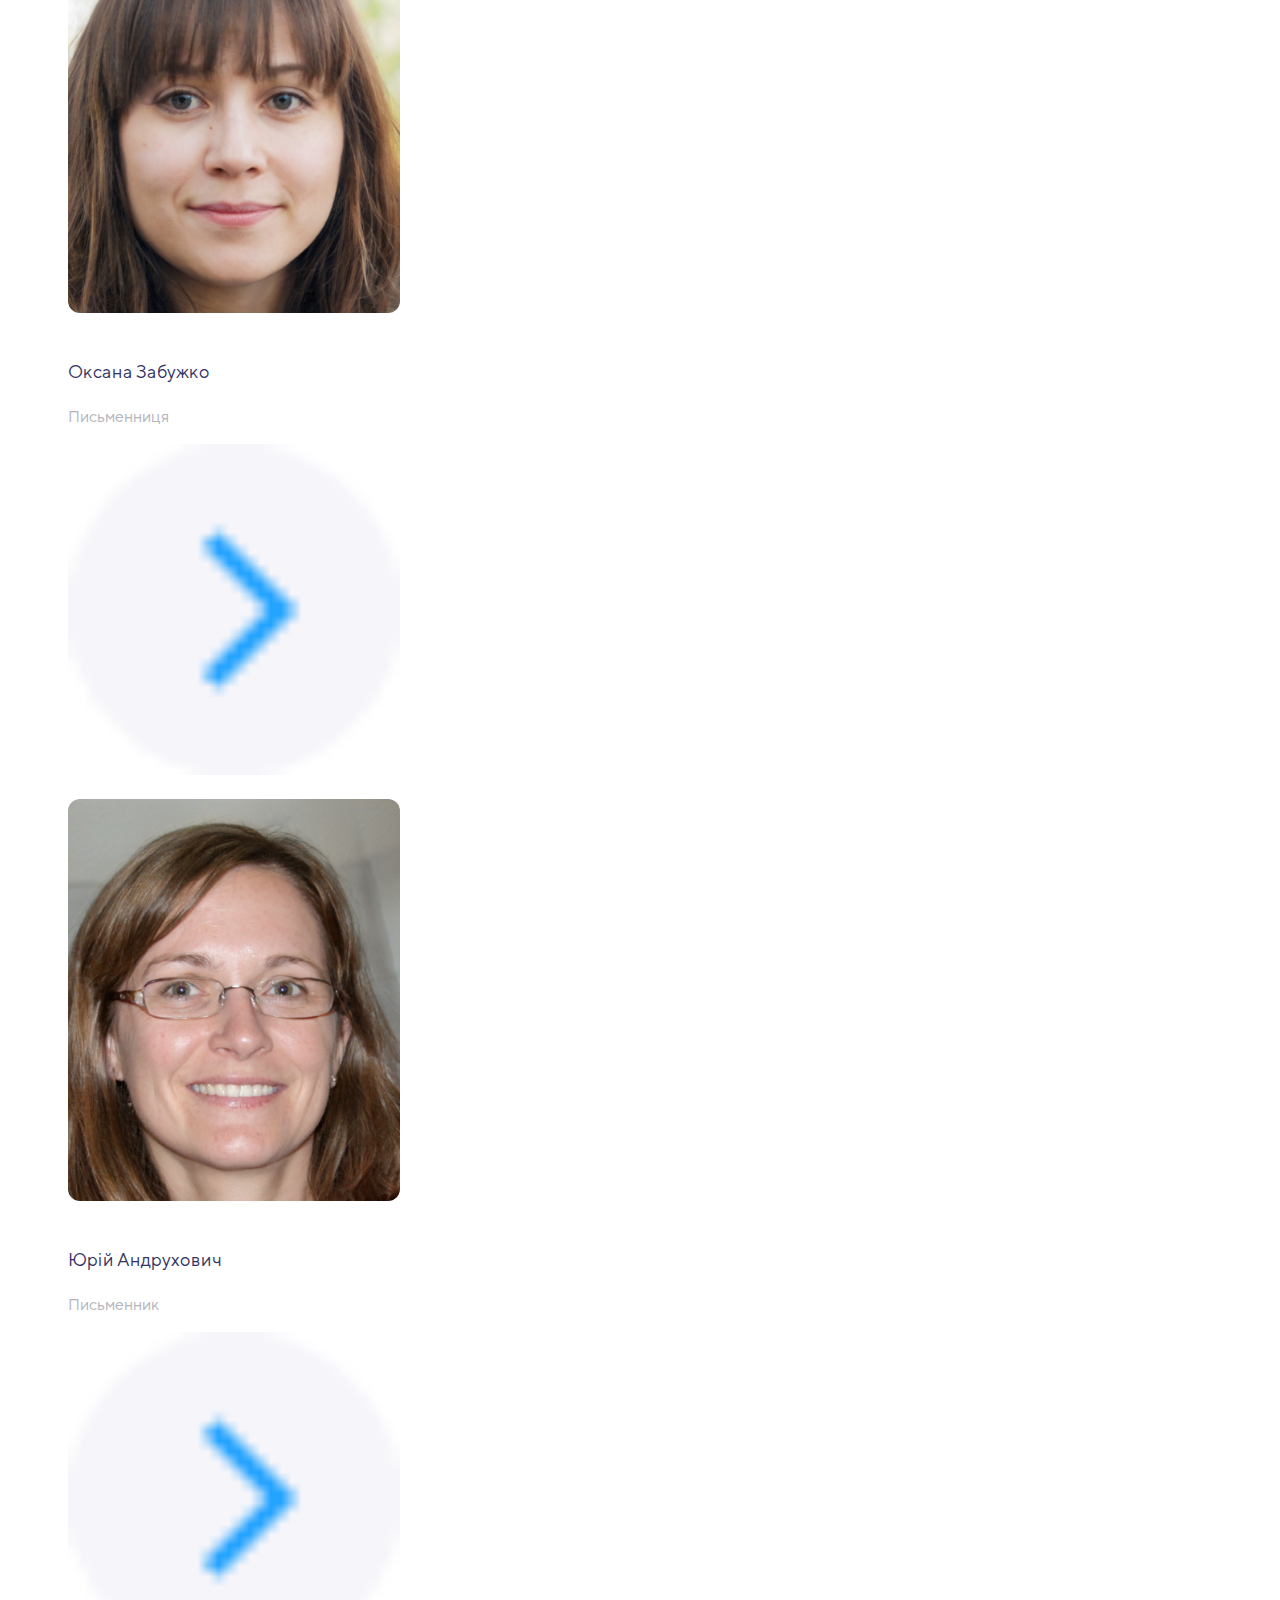
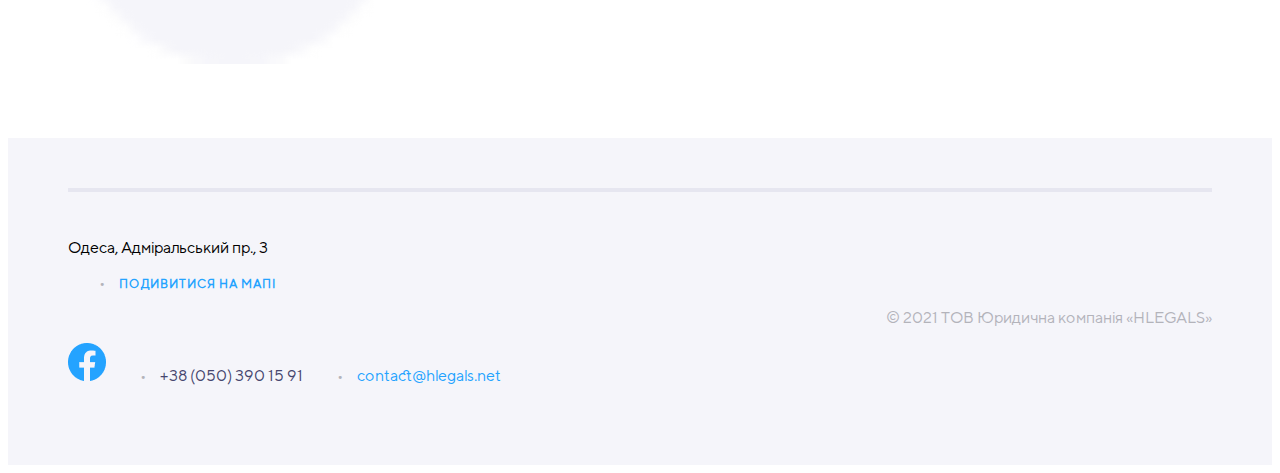
<file: team.html>
<!DOCTYPE html>
<html lang="en">
<head>
    <meta charset="UTF-8">
    <title>Our Team</title>
    <meta name="viewport" content="width=device-width, initial-scale=1">
    <meta name="description" content="legal advise site">
    <meta name="keywords" content="html, css, scss, site, project">
    <meta name="author" content="Kateryna Shadrina">
    <link href="https://cdn.jsdelivr.net/npm/bootstrap@5.1.3/dist/css/bootstrap.min.css" rel="stylesheet" integrity="sha384-1BmE4kWBq78iYhFldvKuhfTAU6auU8tT94WrHftjDbrCEXSU1oBoqyl2QvZ6jIW3" crossorigin="anonymous">
    <link rel="stylesheet" href="css/style.css">
</head>
<body>
<header>
    <div class="header">
        <div class="container">
            <div class="row">
                <div class="header__au d-flex justify-content-between flex-wrap col-12">
                    <div class="header__au__logo d-flex justify-content-start align-items-center">
                        <img src="./img/hlegals_logo_inverted.png" alt="hlegals logo">
                        <img src="./img/Slash.png" alt="slash symbol">
                        <p class="header__p">
                            команда
                        </p>
                        <img src="./img/Slash.png" alt="slash symbol">
                        <img src="./img/symbol_sm.png" alt="hlegals symbol">
                    </div>
                    <div class="header__au__sidebar d-flex flex-wrap flex-lg-column flex-row">
                        <div class="header__sidebar__contacts d-flex flex-wrap">
                            <div class="header__languages">
                                <ul class="d-inline-flex">
                                    <li><a href="#">УК</a></li>
                                    <li><a href="#">РУ</a></li>
                                    <li><a href="#">EN</a></li>
                                </ul>
                            </div>
                            <span>&#8226;</span>
                            <p>
                                Одеса, Адміральський пр., 3
                            </p>
                            <span>&#8226;</span>
                            <p class="header__tel">
                                <a href="tel:+380503901591">+38 (050) 390 15 91</a>
                            </p>
                            <span>&#8226;</span>
                            <div class="header__fb-logo">
                                <a href="https://www.facebook.com/olenazelenska.official" target="_blank"><img src="./img/facebook_grey.png" alt="facebook logo"></a>
                            </div>
                        </div>
                        <div class="header__sidebar__navigation justify-content-end">
                            <nav class="navbar navbar-expand-md navbar-light justify-content-end">
                                <div class="container-fluid">
                                    <button class="navbar-toggler" type="button" data-bs-toggle="collapse" data-bs-target="#navbarSupportedContent" aria-controls="navbarSupportedContent" aria-expanded="false" aria-label="Toggle navigation">
                                        <span class="navbar-toggler-icon"></span>
                                    </button>
                                    <div class="collapse navbar-collapse" id="navbarSupportedContent">
                                        <ul class="navbar-nav me-auto mb-2 mb-lg-0 mt-19">
                                            <li class="nav-item">
                                                <a class="nav-link" aria-current="page" href="about.html">про нас</a>
                                            </li>
                                            <li class="nav-item">
                                                <a class="nav-link" href="#">послуги</a>
                                            </li>
                                            <li class="nav-item">
                                                <a class="nav-link" id="selected" href="team.html">команда</a>
                                            </li>
                                            <li class="nav-item">
                                                <a class="nav-link" href="#">публікації</a>
                                            </li>
                                            <li class="nav-item">
                                                <a class="nav-link" href="#">контакти</a>
                                            </li>
                                        </ul>
                                    </div>
                                </div>
                            </nav>
                        </div>
                    </div>
                </div>

            </div>
        </div>
    </div>
</header>
<main>
    <div class="team__header">
        <div class="container">
            <div class="row justify-content-center">
                <h3 class="col-9">
                    Ми звикли брати на себе відповідальність та завжди гарантуємо чесну, вчасну допомогу, навіть у ситуаціях, коли більшість безсилі.
                </h3>
            </div>
        </div>
    </div>
    <div class="team__gallery">
        <div class="container">
            <div class="row">
                <div class="team__gallery__content d-flex flex-wrap">
                        <div class="team__gallery__item">
                            <img class="team__member" src="./img/team/1.png" alt="photo 1">
                            <div class="team__gallery__text d-flex flex-wrap justify-content-between align-items-center">
                                <div>
                                    <h4>
                                        Олександр Олександровський
                                    </h4>
                                    <p>
                                        Керуючий партнер
                                    </p>
                                </div>
                                <a href="team__member__page.html"><img src="./img/team/next.png" alt="press the button to find next page"></a>
                            </div>
                        </div>
                        <div class="team__gallery__item">
                            <img class="team__member" src="./img/team/3.png" alt="photo 3">
                            <div class="team__gallery__text d-flex flex-wrap justify-content-between align-items-center">
                                <div>
                                    <h4>
                                        Оксана Кобзар
                                    </h4>
                                    <p>
                                        Equity partner, Attorney-at-law
                                    </p>
                                </div>
                                <a href="#"><img src="./img/team/next.png" alt="press the button to find next page"></a>
                            </div>
                        </div>
                        <div class="team__gallery__item">
                            <img class="team__member" src="./img/team/2.png" alt="photo 2">
                            <div class="team__gallery__text d-flex flex-wrap justify-content-between align-items-center">
                                <div>
                                    <h4>
                                        Владислав Мельник
                                    </h4>
                                    <p>
                                        Керуючий партнер
                                    </p>
                                </div>
                                <a href="#"><img src="./img/team/next.png" alt="press the button to find next page"></a>
                            </div>
                        </div>
                        <div class="team__gallery__item ">
                            <img class="team__member"src="./img/team/4.png" alt="photo 4">
                            <div class="team__gallery__text d-flex flex-wrap justify-content-between align-items-center">
                                <div>
                                    <h4>
                                        Оксана Кобзар
                                    </h4>
                                    <p>
                                        Associate membe r of the board
                                    </p>
                                </div>
                                <a href="#"><img src="./img/team/next.png" alt="press the button to find next page"></a>
                            </div>
                        </div>
                        <div class="team__gallery__item ">
                            <img class="team__member" src="./img/team/5.png" alt="photo 5">
                            <div class="team__gallery__text d-flex flex-wrap justify-content-between align-items-center">
                                <div>
                                    <h4>
                                        Оксана Забужко
                                    </h4>
                                    <p>
                                        Письменниця
                                    </p>
                                </div>
                                <a href="#"><img src="./img/team/next.png" alt="press the button to find next page"></a>
                            </div>
                        </div>
                        <div class="team__gallery__item">
                            <img class="team__member" src="./img/team/6.png" alt="photo 6">
                            <div class="team__gallery__text d-flex flex-wrap justify-content-between align-items-center">
                                <div>
                                    <h4>
                                        Юрій Андрухович
                                    </h4>
                                    <p>
                                        Письменник
                                    </p>
                                </div>
                                <a href="#"><img src="./img/team/next.png" alt="press the button to find next page"></a>
                            </div>
                        </div>
                </div>
            </div>
        </div>
    </div>
</main>

<footer>
    <div class="container">
        <div class="footer row">
            <div class="footer__address col-lg-6 col-md-12 justify-content-start">
                <div class="d-flex align-items-baseline" id="footer-address">
                    <p>
                        Одеса, Адміральський пр., 3
                    </p>
                    <span>&#8226;</span>
                    <a href="#">Подивитися на мапі</a>
                </div>
            </div>
            <div class="footer__copyright col-lg-6 col-md-12 justify-content-end">
                <p>
                    © 2021 ТОВ Юридична компанія «HLEGALS»
                </p>
            </div>
            <div class="footer__contacts col-12">
                <a href="#"><img src="./img/facebook_blue.png" alt="facebook logo"></a>
                <span>&#8226;</span>
                <a href="tel:+380503901591" id="telephone">+38 (050) 390 15 91</a>
                <span>&#8226;</span>
                <a href="mailto:contact@hlegals.net" id="email">contact@hlegals.net</a>
            </div>
        </div>
    </div>
</footer>

</body>
</html>
</file>
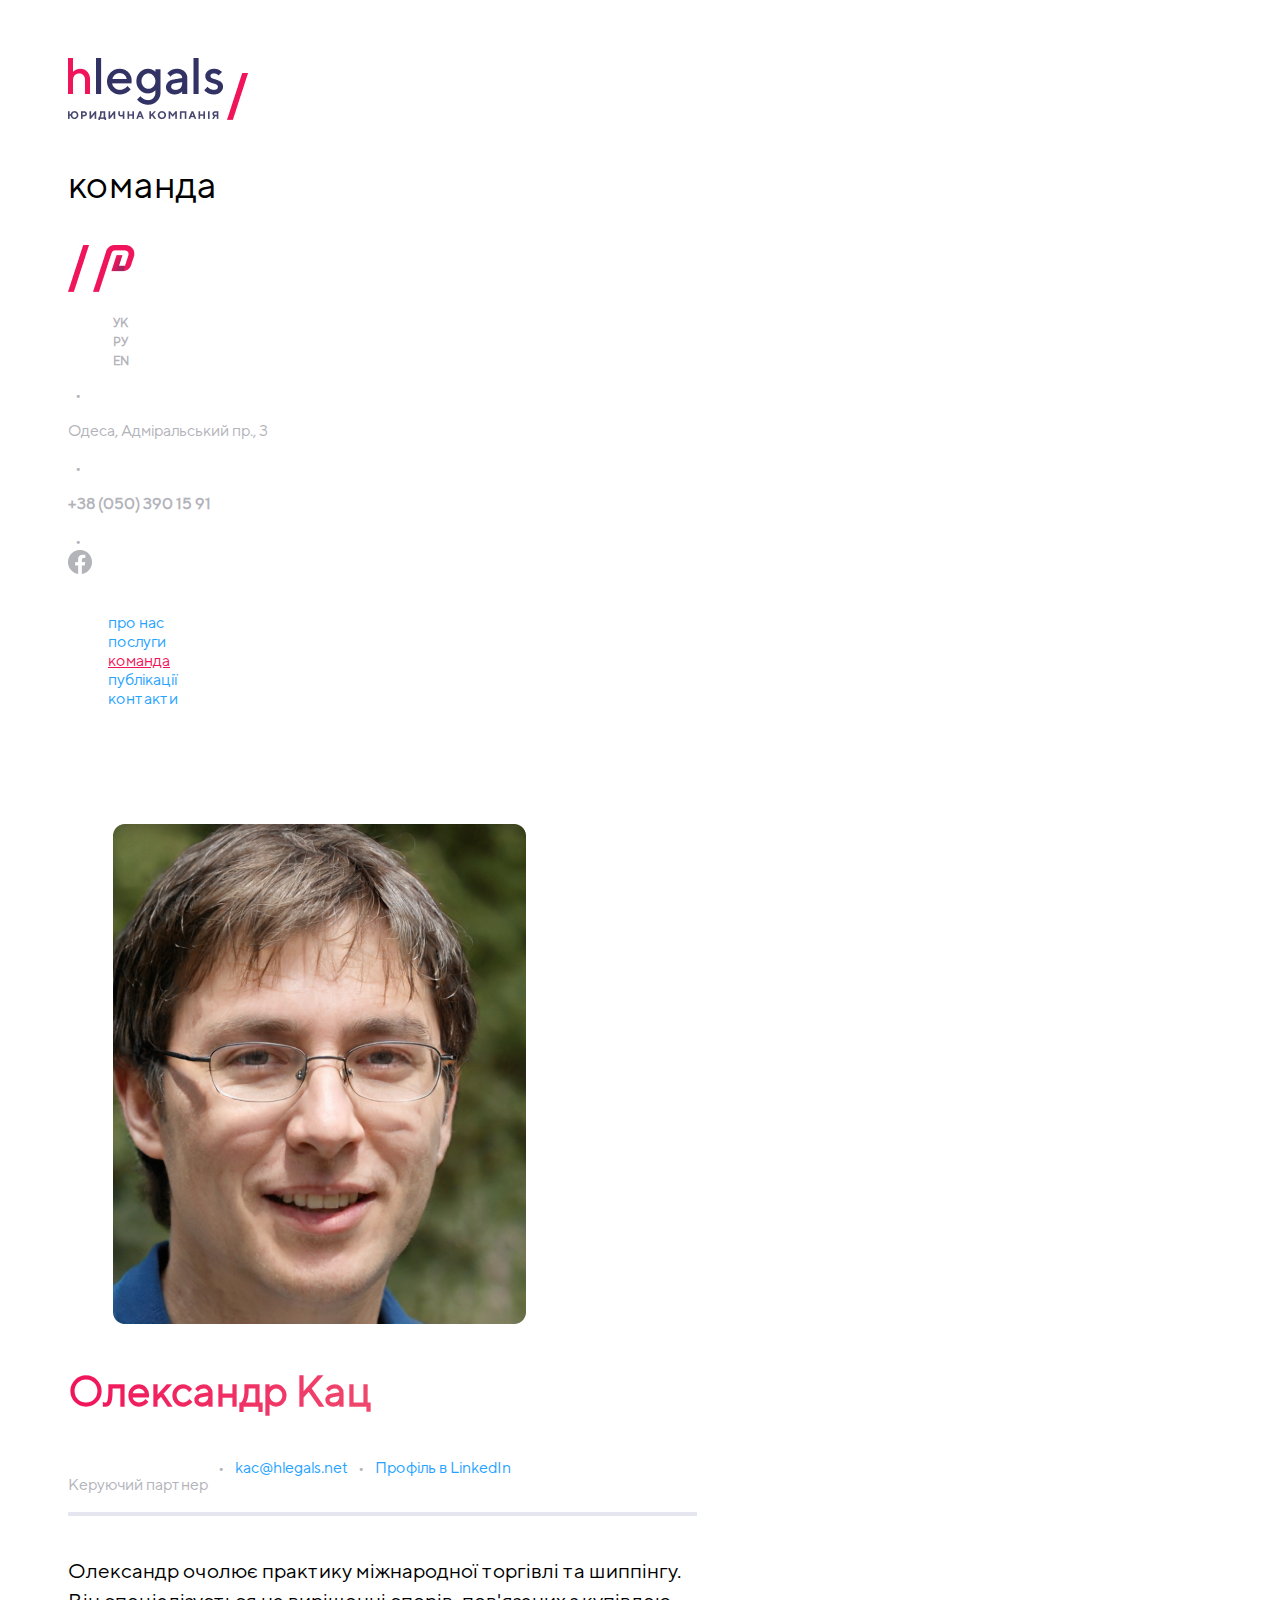
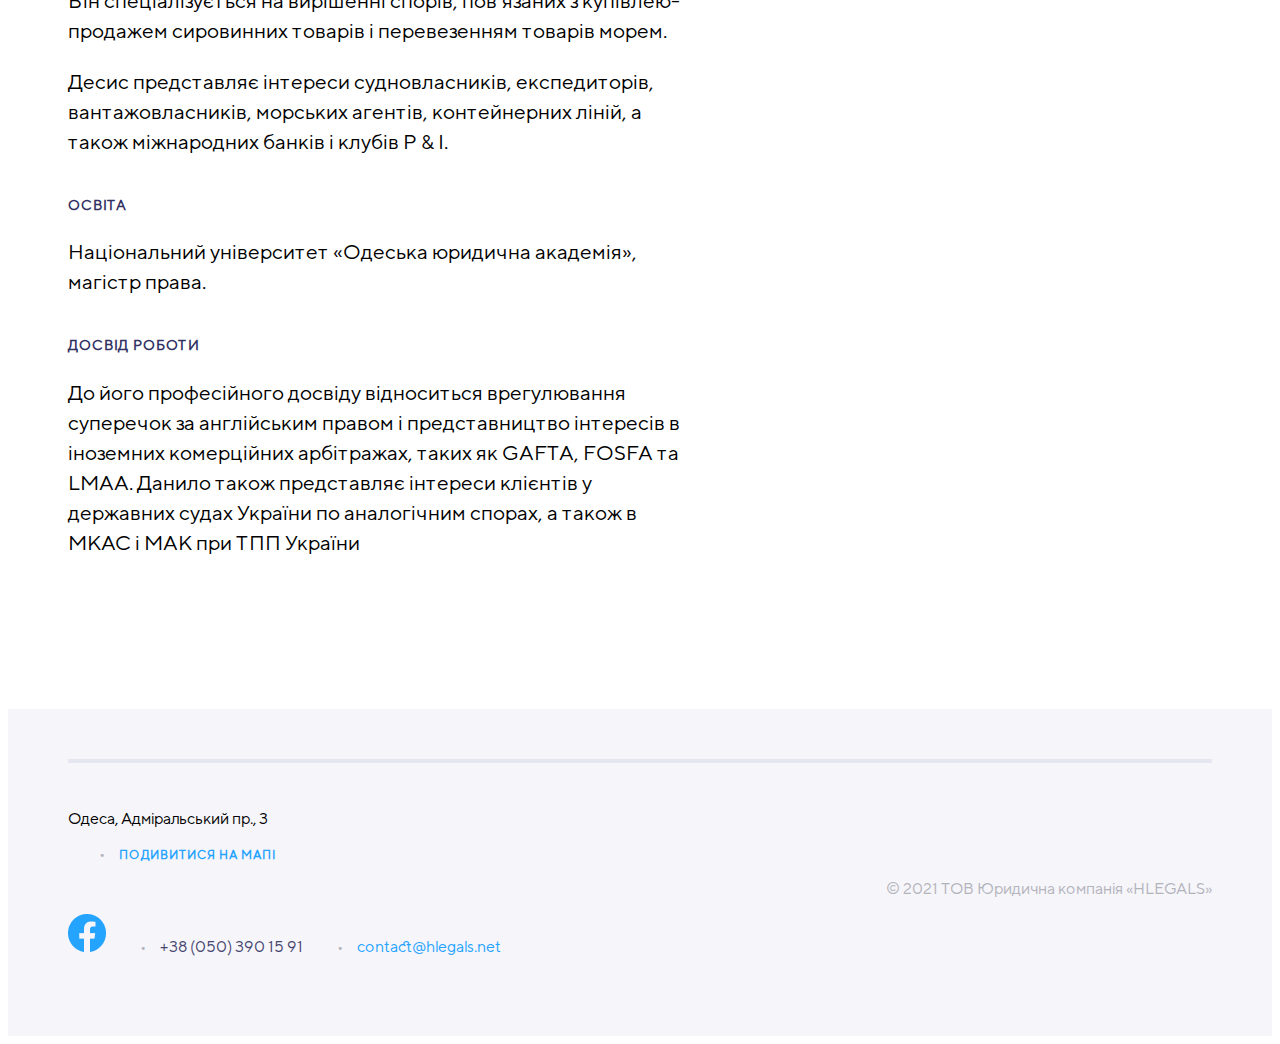
<file: team__member__page.html>
<!DOCTYPE html>
<html lang="en">
<head>
    <meta charset="UTF-8">
    <title>Team Member Page</title>
    <meta name="viewport" content="width=device-width, initial-scale=1">
    <meta name="description" content="legal advise site">
    <meta name="keywords" content="html, css, scss, site, project">
    <meta name="author" content="Kateryna Shadrina">
    <link href="https://cdn.jsdelivr.net/npm/bootstrap@5.1.3/dist/css/bootstrap.min.css" rel="stylesheet" integrity="sha384-1BmE4kWBq78iYhFldvKuhfTAU6auU8tT94WrHftjDbrCEXSU1oBoqyl2QvZ6jIW3" crossorigin="anonymous">
    <link rel="stylesheet" href="css/style.css">
</head>
<body>
<header>
    <div class="header">
        <div class="container">
            <div class="row">
                <div class="header__au d-flex justify-content-between flex-wrap col-12">
                    <div class="header__au__logo d-flex justify-content-start align-items-center">
                        <img src="./img/hlegals_logo_inverted.png" alt="hlegals logo">
                        <img src="./img/Slash.png" alt="slash symbol">
                        <p class="header__p">
                            команда
                        </p>
                        <img src="./img/Slash.png" alt="slash symbol">
                        <img src="./img/symbol_sm.png" alt="hlegals symbol">
                    </div>
                    <div class="header__au__sidebar d-flex flex-wrap flex-lg-column flex-row">
                        <div class="header__sidebar__contacts d-flex flex-wrap">
                            <div class="header__languages">
                                <ul class="d-inline-flex">
                                    <li><a href="#">УК</a></li>
                                    <li><a href="#">РУ</a></li>
                                    <li><a href="#">EN</a></li>
                                </ul>
                            </div>
                            <span>&#8226;</span>
                            <p>
                                Одеса, Адміральський пр., 3
                            </p>
                            <span>&#8226;</span>
                            <p class="header__tel">
                                <a href="tel:+380503901591">+38 (050) 390 15 91</a>
                            </p>
                            <span>&#8226;</span>
                            <div class="header__fb-logo">
                                <a href="https://www.facebook.com/olenazelenska.official" target="_blank"><img src="./img/facebook_grey.png" alt="facebook logo"></a>
                            </div>
                        </div>
                        <div class="header__sidebar__navigation justify-content-end">
                            <nav class="navbar navbar-expand-md navbar-light justify-content-end">
                                <div class="container-fluid">
                                    <button class="navbar-toggler" type="button" data-bs-toggle="collapse" data-bs-target="#navbarSupportedContent" aria-controls="navbarSupportedContent" aria-expanded="false" aria-label="Toggle navigation">
                                        <span class="navbar-toggler-icon"></span>
                                    </button>
                                    <div class="collapse navbar-collapse" id="navbarSupportedContent">
                                        <ul class="navbar-nav me-auto mb-2 mb-lg-0 mt-19">
                                            <li class="nav-item">
                                                <a class="nav-link" aria-current="page" href="about.html">про нас</a>
                                            </li>
                                            <li class="nav-item">
                                                <a class="nav-link" href="#">послуги</a>
                                            </li>
                                            <li class="nav-item">
                                                <a class="nav-link" id="selected" href="#">команда</a>
                                            </li>
                                            <li class="nav-item">
                                                <a class="nav-link" href="#">публікації</a>
                                            </li>
                                            <li class="nav-item">
                                                <a class="nav-link" href="#">контакти</a>
                                            </li>
                                        </ul>
                                    </div>
                                </div>
                            </nav>
                        </div>
                    </div>
                </div>

            </div>
        </div>
    </div>
</header>
<main>
    <div class="member">
        <div class="container">
            <div class="row d-flex flex-wrap col-md-12">
                <div class="member__photo">
                    <img src="./img/team/1.png" alt="director">
                </div>
                <div class="member__info d-flex flex-wrap">
                    <h3>
                        Олександр Кац
                    </h3>
                    <div class="member__contacts">
                        <p>
                            Керуючий партнер
                        </p>
                        <span>&#8226;</span>
                        <a href="mailto:kac@hlegals.net">kac@hlegals.net</a>
                        <span>&#8226;</span>
                        <a href="https://www.linkedin.com/feed/">Профіль в LinkedIn</a>

                    </div>
                    <article>
                        <p>
                            Олександр очолює практику міжнародної торгівлі та шиппінгу. Він спеціалізується на вирішенні спорів, пов'язаних з купівлею-продажем сировинних товарів і перевезенням товарів морем.
                        </p>
                        <p>
                            Десис представляє інтереси судновласників, експедиторів, вантажовласників, морських агентів, контейнерних ліній, а також міжнародних банків і клубів P & I.
                        </p>
                    </article>
                    <article>
                        <h5>
                            Освіта
                        </h5>
                        <p>
                            Національний університет «Одеська юридична академія», магістр права.
                        </p>
                    </article>
                    <article>
                        <h5>
                            Досвід роботи
                        </h5>
                        <p>
                            До його професійного досвіду відноситься врегулювання суперечок за англійським правом і представництво інтересів в іноземних комерційних арбітражах, таких як GAFTA, FOSFA та LMAA. Данило також представляє інтереси клієнтів у державних судах України по аналогічним спорах, а також в МКАС і МАК при ТПП України
                        </p>
                    </article>
                </div>
            </div>
        </div>
    </div>
</main>

<footer>
    <div class="container">
        <div class="footer row">
            <div class="footer__address col-lg-6 col-md-12 justify-content-start">
                <div class="d-flex align-items-baseline" id="footer-address">
                    <p>
                        Одеса, Адміральський пр., 3
                    </p>
                    <span>&#8226;</span>
                    <a href="#">Подивитися на мапі</a>
                </div>
            </div>
            <div class="footer__copyright col-lg-6 col-md-12 justify-content-end">
                <p>
                    © 2021 ТОВ Юридична компанія «HLEGALS»
                </p>
            </div>
            <div class="footer__contacts col-12">
                <a href="#"><img src="./img/facebook_blue.png" alt="facebook logo"></a>
                <span>&#8226;</span>
                <a href="tel:+380503901591" id="telephone">+38 (050) 390 15 91</a>
                <span>&#8226;</span>
                <a href="mailto:contact@hlegals.net" id="email">contact@hlegals.net</a>
            </div>
        </div>
    </div>
</footer>

</body>
</html>
</file>
<file: css/style.css>
.container {
  max-width: 1320px;
  padding: 50px 60px;
}
@media (max-width: 992px) {
  .container {
    padding: 20px;
  }
}

body {
  overflow-x: hidden;
  font-family: "TT Norms", sans-serif;
  color: white;
}

a {
  color: inherit;
  text-decoration: none;
}

ul {
  list-style: none;
}

button {
  outline: none;
  border: none;
  background-color: transparent;
}

h3 {
  font-size: 42px;
  font-style: normal;
  font-weight: 700;
  line-height: 50px;
  letter-spacing: 0;
  text-align: left;
  background: linear-gradient(90.13deg, #F0145A 0.84%, #EF8080 99.96%);
  color: transparent;
  -webkit-background-clip: text;
}

h4 {
  font-size: 18px;
  font-style: normal;
  font-weight: 400;
  line-height: 21px;
  letter-spacing: 0;
  text-align: left;
}

h5 {
  font-size: 24px;
  line-height: 28px;
  letter-spacing: 0;
  text-align: left;
}

p {
  font-size: 16px;
  font-style: normal;
  font-weight: 400;
  line-height: 22px;
  letter-spacing: 0;
  text-align: left;
}

article {
  font-size: 16px;
  font-style: normal;
  font-weight: 400;
  line-height: 22px;
  letter-spacing: 0;
  text-align: left;
  color: black;
}

.header__p {
  font-size: 38px;
  font-style: normal;
  font-weight: 400;
  line-height: 45px;
  letter-spacing: 0;
  text-align: left;
  color: black;
}

article p {
  font-size: 21px;
  line-height: 30px;
  letter-spacing: 0;
  text-align: left;
}

.navbar-light .navbar-toggler {
  border: none;
}

@font-face {
  font-family: "TT Norms";
  src: url("./../fonts/TTNorms/TTNorms-Regular.eot");
  src: local("TT Norms Regular"), local("TTNorms-Regular"), url("./../fonts/TTNorms/TTNorms-Regular.eot?#iefix") format("embedded-opentype"), url("./../fonts/TTNorms/TTNorms-Regular.woff") format("woff"), url("./../fonts/TTNorms/TTNorms-Regular.ttf") format("truetype");
  font-weight: normal;
  font-style: normal;
}
.page-link:focus, .page-link:hover {
  background-repeat: no-repeat;
  background-size: cover;
  background-position: center center;
}

header .header__absolute .header__content .header__sidebar {
  display: flex;
  flex-wrap: wrap;
}

.publications .publications__headline a {
  color: #24A3FF;
  text-transform: uppercase;
  font-size: 14px;
  font-style: normal;
  font-weight: 700;
  line-height: 17px;
  letter-spacing: 1px;
  text-align: left;
}
.publications .publications__headline h3 {
  padding-top: 3px;
}

.publications .publications__block .publications__block__item .publications__text {
  background-color: white;
  border-radius: 8px;
  border: transparent;
  max-width: 413px;
  padding: 20px;
}
.publications .publications__block .publications__block__item .publications__text h4 {
  color: #24A3FF;
}
.publications .publications__block .publications__block__item .publications__text p {
  text-transform: uppercase;
  color: #b3b3ba;
  padding-top: 10px;
  padding-bottom: 10px;
  border-bottom: 4px solid #e6e6f0;
}

header .header__absolute {
  width: 100%;
  background: transparent;
  position: absolute;
  overflow: hidden;
  top: 50px;
  left: 0;
  padding: 20px;
}
header .header__absolute .container {
  padding: 0;
}
header .header__absolute .header__content {
  display: flex;
  flex-wrap: wrap;
  justify-content: space-between;
  align-items: center;
}
header .header__absolute .header__content .header__logo {
  padding-left: 50px;
  display: flex;
}
header .header__absolute .header__content .header__logo .header__p {
  color: white;
}
header .header__absolute .header__content .header__sidebar {
  flex-direction: column;
}
header .header__absolute .header__content .header__sidebar .header__sidebar__contacts {
  display: inline-flex;
}
header .header__absolute .header__content .header__sidebar .header__sidebar__contacts span {
  padding: 0 7px;
}
header .header__absolute .header__content .header__sidebar .header__sidebar__contacts .header__languages ul li {
  display: inline-block;
}
header .header__absolute .header__content .header__sidebar .header__sidebar__contacts .header__languages ul li a {
  font-size: 12px;
  font-weight: 700;
  border-color: transparent;
  padding: 5px;
  color: white;
}
header .header__absolute .header__content .header__sidebar .header__sidebar__contacts .header__languages ul li a:hover {
  border-radius: 8px;
  background-color: #F0145A;
  text-align: center;
}
header .header__absolute .header__content .header__sidebar .header__sidebar__contacts .header__tel {
  font-weight: bold;
}
header .header__absolute .header__content .header__sidebar .header__sidebar__contacts .header__tel a:hover {
  color: #F0145A;
}
header .header__absolute .header__content .header__sidebar .header__sidebar__navigation {
  font-weight: bold;
}
header .header__absolute .header__content .header__sidebar .header__sidebar__navigation .navbar-expand-md .navbar-nav .nav-link {
  color: white;
  border-color: white;
}
header .header__absolute .header__content .header__sidebar .header__sidebar__navigation .navbar-light .navbar-toggler {
  border: none;
  outline: none;
}

header .header__au {
  color: #b3b3ba;
}
header .header__au span {
  padding: 0 7px;
}
header .header__au .header__au__sidebar .header__tel {
  font-weight: bold;
}
header .header__au .header__au__sidebar .header__tel a:hover {
  color: #F0145A;
}
header .header__au .header__au__sidebar .header__languages ul li a {
  font-size: 12px;
  font-weight: 700;
  border-color: transparent;
  padding: 5px;
}
header .header__au .header__au__sidebar .header__languages ul li a:hover {
  border-radius: 8px;
  background-color: #F0145A;
  text-align: center;
  color: white;
}
header .navbar-light .navbar-nav .nav-link {
  color: #24A3FF;
}

#selected {
  color: #F0145A;
  text-decoration: underline;
}

#selected__header {
  margin-bottom: 2px;
  text-decoration: underline;
  text-underline-position: under;
}

@media (max-width: 768px) {
  header .header__absolute {
    padding: 0;
  }
  header .header__absolute .header__content {
    flex-direction: column-reverse;
    padding: 0 50px 50px;
  }
  header .header__absolute .header__content .header__sidebar .header__sidebar__contacts {
    justify-content: space-between;
    position: relative;
  }
  header .header__absolute .header__content .header__sidebar .header__sidebar__contacts .header__languages ul {
    padding-left: 0;
  }
  header .header__absolute .header__content .header__sidebar .header__sidebar__contacts .header__languages ul li a {
    color: #b3b3ba;
  }
  header .header__absolute .header__content .header__sidebar .header__sidebar__contacts .header__languages ul li a:hover {
    color: white;
  }
  header .header__absolute .header__content .header__sidebar .header__sidebar__contacts .header__tel {
    color: #b3b3ba;
  }
  header .header__absolute .header__content .header__sidebar .header__sidebar__contacts .address {
    display: none;
  }
  header .header__absolute .header__content .header__sidebar .header__sidebar__contacts .header__fb-logo {
    display: none;
  }
  header .header__absolute .header__content .header__sidebar .header__sidebar__contacts span {
    display: none;
  }
  header .header__absolute .header__content .header__sidebar .header__sidebar__navigation .navbar {
    float: right;
  }
  header .header__absolute .header__content .header__sidebar .header__sidebar__navigation .navbar .navbar-toggler .navbar-toggler-icon {
    background-image: url("./../img/Hamburger.png");
  }
  header .header__absolute .header__content .header__logo img {
    position: absolute;
    top: 60px;
  }

  header .header__au {
    flex-direction: column-reverse;
  }
  header .header__au .header__au__sidebar {
    justify-content: space-between;
  }
  header .header__au .header__au__sidebar .header__sidebar__contacts .header__tel {
    display: inline;
  }
  header .header__au .header__au__sidebar .header__sidebar__contacts p {
    display: none;
  }
}
@media (max-width: 1050px) {
  header .header__au .header__au__sidebar .header__sidebar__contacts span {
    display: none;
  }
  header .header__au .header__au__sidebar .header__sidebar__contacts .address,
header .header__au .header__au__sidebar .header__sidebar__contacts .header__tel,
header .header__au .header__au__sidebar .header__sidebar__contacts .header__fb-logo {
    display: none;
  }
}
.navbar-toggler:focus {
  box-shadow: none;
}

@media (max-width: 576px) {
  header .header__au .header__au__logo a img {
    width: 100px;
  }
  header .header__au .header__au__logo .header__p {
    font-size: 19px;
  }
}
.about__us {
  background: linear-gradient(42.01deg, #323264 14.33%, #323264 51.39%, #7A425E 87.53%);
  min-height: 800px;
}
.about__us .container {
  padding: 0;
}
.about__us .container .about__us-logo {
  background-image: url("./../../../img/symbol.png");
  background-repeat: no-repeat;
  background-position: center top 175px;
  padding-bottom: 345px;
}
.about__us .container .about__us-logo h1 {
  font-size: 38px;
  text-align: center;
  padding-top: 358px;
  z-index: 1;
}
.about__us .container .about__us__button button {
  background: transparent;
  outline: none;
  width: 42px;
  height: 42px;
  border-radius: 50%;
  border: 1px solid #FFFFFF;
  align-items: flex-end;
}

.services_experience {
  background: linear-gradient(228.57deg, #323264 11.93%, #323264 57.17%, #643E72 87.46%);
  border-radius: 0 0 12px 12px;
}
.services_experience .experience {
  padding-right: 0;
}
.services_experience .experience .experience__button {
  color: #b3b3ba;
  font-weight: bold;
  font-size: 42px;
  text-align: right;
  line-height: 50px;
  padding: 21px 40px 0 0;
  border-right: 4px solid;
  border-color: white;
  background-color: transparent;
  border-radius: unset;
}
.services_experience .experience .experience__button:hover {
  color: transparent;
  -webkit-background-clip: text;
  background-image: linear-gradient(to right, #ef8080, #f0145a);
  border-color: #F0145A;
}
.services_experience .experience__content {
  padding-left: 40px;
  vertical-align: center;
}
.services_experience .experience__content .experience__content__text {
  max-width: 600px;
}
.services_experience .experience__content .experience__content__text h4 {
  font-size: 32px;
  color: white;
}
.services_experience .experience__content .experience__content__text p {
  font-size: 21px;
  color: white;
}
.services_experience .services .services__heading {
  padding-bottom: 70px;
}
.services_experience .services .services__heading a {
  color: #b3b3ba;
  padding-bottom: 3px;
}
.services_experience .services .services__item {
  margin-bottom: 58px;
}
.services_experience .services .services__item img {
  background-color: white;
  border-radius: 24px;
  margin-bottom: 20px;
  text-align: center;
  width: 92px;
  height: 92px;
}
.services_experience .services .services__item h5 {
  color: #24a3ff;
  font-size: 24px;
  padding-bottom: 15px;
}
.services_experience .services .services__item p {
  font-size: 18px;
  line-height: 26px;
}

.services_experience .services__main-page .services__heading {
  padding-bottom: 70px;
  padding-top: 180px;
}
.services_experience .services__main-page .services__item {
  margin-bottom: 58px;
}
.services_experience .services__main-page .services__item img {
  background-color: white;
  border-radius: 24px;
  margin-bottom: 20px;
  text-align: center;
  width: 92px;
  height: 92px;
}
.services_experience .services__main-page .services__item h5 {
  color: #24a3ff;
  font-size: 24px;
  padding-bottom: 15px;
}
.services_experience .services__main-page .services__item p {
  font-size: 18px;
  line-height: 26px;
}

@media (max-width: 768px) {
  .services .services__item img,
.services .services__item h5 {
    display: flex;
    justify-content: center;
  }
}
.team .container .team__bg {
  width: 99%;
  background: #cacadb;
  border-radius: 0 0 12px 12px;
  height: 10px;
  z-index: 1;
  margin: 0 auto;
}
.team .container .team__bg2 {
  width: 98%;
  background: #e7e7f2;
  border-radius: 0 0 12px 12px;
  height: 10px;
  margin: 0 auto;
}
.team .container .row {
  border-radius: 12px;
}
.team .container .row .team__carousel__block {
  display: flex;
  flex-wrap: wrap;
  justify-content: space-between;
  background-color: #f5f5fa;
}
.team .container .row .team__carousel__block .carousel-inner .carousel-item h4 {
  color: #b3b3ba;
}
.team .container .row .team__carousel__block .carousel-inner .carousel-item p {
  color: #b3b3ba;
}
.team .container .row .team__carousel__block .carousel-inner .carousel-item a {
  font-size: 14px;
  font-style: normal;
  font-weight: 700;
  line-height: 17px;
  letter-spacing: 1px;
  text-align: left;
  color: #24A3FF;
}
.team .container .row .team__carousel__block .carousel-inner .carousel-item .team__carousel__item {
  display: flex;
  flex-wrap: wrap;
}
.team .container .row .team__carousel__block .carousel-inner .carousel-item .team__carousel__item .team__carousel__item__img {
  width: 33.3333333333%;
}

.member {
  margin-bottom: 80px;
}
.member .member__photo {
  width: 40%;
  display: flex;
  flex-wrap: wrap;
  align-items: flex-start;
  justify-content: flex-end;
  margin-right: 40px;
}
.member .member__info {
  width: 55%;
}
.member .member__info .member__contacts {
  display: flex;
  align-items: stretch;
  border-bottom: 4px solid #E6E6F0;
}
.member .member__info .member__contacts p {
  color: #b3b3ba;
}
.member .member__info .member__contacts span {
  color: #b3b3ba;
  margin: 0 10px 20px;
}
.member .member__info .member__contacts a {
  color: #24A3FF;
}
.member .member__info article {
  margin-top: 40px;
}
.member .member__info h5 {
  color: #323264;
  text-transform: uppercase;
  font-size: 14px;
  line-height: 17px;
  letter-spacing: 1px;
}

@media (max-width: 992px) {
  .member .member__photo {
    width: 100%;
    justify-content: center;
    margin-right: 0;
  }
  .member .member__info {
    flex-direction: column;
    width: 100%;
  }
}
@media (max-width: 768px) {
  .member .member__info .member__contacts {
    flex-direction: column;
    align-items: center;
  }
  .member .member__info .member__contacts span {
    display: none;
  }
}
.cases {
  background-color: white;
}
.cases .cases__block {
  border-radius: 12px;
  background-color: #f5f5fa;
}
.cases .cases__block .cases__headline {
  border: 1px solid white;
  width: 433px;
}
.cases .cases__block .cases__headline h5 {
  color: #F0145A;
  padding: 20px;
}
.cases .cases__block .cases__block__void {
  width: 58%;
}
.cases .cases__block .cases__block__content {
  padding-top: 105px;
  border: 1px solid white;
}
.cases .cases__block .cases__block__content h5 {
  color: #686887;
  padding: 0 20px;
}
.cases .cases__block .cases__block__content p {
  padding: 20px 20px 0 20px;
  color: #b3b3ba;
}

.clients {
  margin-top: 30px;
}
.clients .clients__headline h3 {
  font-size: 14px;
  line-height: 17px;
  letter-spacing: 1px;
  text-align: left;
  color: #323264;
  margin-bottom: 30px;
}
.clients .clients__name {
  height: 120px;
}

#hillel {
  background: #1c4280;
}

#look3d {
  background: #9e4dc3;
}

#Adtelligent {
  background: #e2e2e4;
}

#Artprint {
  background: #1d4568;
}

#Citypark {
  background: #282240;
}

#Clikky {
  background: #c71c36;
}

#Ecolease {
  background: #dcf3f9;
}

#Infratek {
  background: #eaeaea;
}

#Orangear {
  background: #fd9339;
}

#Tapgerine {
  background: #f48b30;
}

#Ultimatecard {
  background: black;
}

#Wannabiz {
  background: #143646;
}

.publications {
  background-color: #f5f5fa;
}
.publications .publications__headline {
  margin-bottom: 40px;
}
.publications .publications__block {
  position: relative;
}
.publications .publications__block .publications__block__item {
  margin-bottom: 40px;
}
.publications .publications__block .publications__block__item .publications__text {
  border-radius: 8px;
  border: transparent;
  margin-top: 0;
}
.publications .publications__block .publications__block__item .publications__img img {
  width: 100%;
}
.publications .publications__button {
  width: 100%;
  height: 200px;
  background-color: transparent;
  position: absolute;
  bottom: 10px;
}
.publications .publications__button button {
  justify-content: center;
  background-color: #24A3FF;
  width: 250px;
  height: 50px;
  box-shadow: 0 0 20px rgba(36, 163, 255, 0.5);
  border-radius: 12px;
}
.publications .publications__button button a {
  font-size: 14px;
  font-style: normal;
  font-weight: 700;
  line-height: 17px;
  letter-spacing: 0;
  text-align: center;
  color: white;
}

footer {
  background-color: #f5f5fa;
}
footer .footer {
  padding: 30px 0;
  border-top: 4px solid #E6E6F0;
}
footer .footer span {
  color: #B3B3BA;
  width: 6px;
  height: 6px;
  margin: 0 10px 0 31px;
}
footer .footer .footer__address p {
  color: black;
  font-size: 16px;
  font-style: normal;
  font-weight: 400;
  line-height: 19px;
  letter-spacing: 0;
  text-align: left;
}
footer .footer .footer__address a {
  font-size: 12px;
  font-style: normal;
  font-weight: 700;
  line-height: 14px;
  letter-spacing: 1px;
  text-align: left;
  color: #24A3FF;
  text-transform: uppercase;
}
footer .footer .footer__copyright p {
  font-size: 16px;
  font-style: normal;
  font-weight: 400;
  line-height: 19px;
  letter-spacing: 0;
  text-align: right;
  color: #b3b3ba;
}
footer .footer .footer__contacts #telephone {
  color: #46466e;
}
footer .footer .footer__contacts #email {
  color: #24A3FF;
}

@media (max-width: 992px) {
  footer .footer {
    flex-direction: column;
  }
  footer .footer .footer__address {
    display: flex;
    flex-direction: column;
  }
}
@media (max-width: 768px) {
  footer .footer .footer__address {
    align-items: center;
  }
  footer .footer .footer__address span {
    display: none;
  }
  footer .footer .footer__address .footer__address__map {
    display: flex;
    flex-wrap: wrap;
    justify-content: center;
  }
  footer .footer .footer__address .footer__address__map p {
    font-weight: bold;
    margin-right: 20px;
  }
  footer .footer .footer__contacts {
    font-weight: bold;
    display: flex;
    flex-wrap: wrap;
    flex-direction: column;
    align-items: center;
  }
  footer .footer .footer__contacts a {
    padding-bottom: 20px;
  }
  footer .footer .footer__contacts a img {
    padding-top: 20px;
  }
  footer .footer .footer__contacts span {
    display: none;
  }
  footer .footer .footer__copyright {
    order: 3;
  }
  footer .footer .footer__copyright #footer-copyright {
    text-align: center;
  }
}
.about {
  padding: 30px 0 100px 0;
  justify-content: center;
}
.about .about__text {
  margin-right: 0;
}
.about .about__text h3 {
  padding-bottom: 30px;
}
.about .about__advantages {
  margin-left: 40px;
  padding-left: 22px;
  border-left: 4px solid #E6E6F0;
  width: 45%;
}
.about .about__advantages h3::before {
  content: url("./../img/flag.png");
}
.about .about__advantages h3:nth-child(3)::before {
  content: url("./../img/case.png");
}
.about .about__advantages h3:nth-child(5)::before {
  content: url("./../img/star.png");
}
.about .about__advantages p {
  color: #323264;
  font-size: 18px;
  line-height: 21px;
  letter-spacing: 0;
  text-align: left;
  padding-bottom: 50px;
  margin-bottom: 0;
}
.about .about__advantages p:last-child {
  padding-bottom: 0;
  margin-bottom: 0;
}
.about .about__text__more {
  display: flex;
  flex-wrap: wrap;
}

.about__achievements {
  border-radius: 12px 12px 0 0;
  background-color: #f5f5fa;
  padding-top: 28px;
}
.about__achievements h4 {
  margin-top: 28px;
  font-size: 14px;
  line-height: 17px;
  letter-spacing: 1px;
  text-align: center;
  color: #323264;
  text-transform: uppercase;
  font-weight: bold;
  padding-bottom: 30px;
}
.about__achievements .about__achievements__logo .about__achievements__logo__background {
  width: 300px;
  height: 109px;
  align-items: center;
  background-color: white;
  border-radius: 12px;
}
.about__achievements .about__achievements__logo .about__achievements__logo__background img {
  justify-content: center;
}
.about__achievements .pagination {
  margin: auto;
}

body > main > div.about__photo.d-flex.col-12 > img {
  width: 100%;
}

.page-link {
  background: none;
  border: none;
  border-radius: 0;
}
.page-link:focus, .page-link:hover {
  border: none;
  border-radius: 0;
  box-shadow: none;
  background-image: url("./../img/ellipse_blue.png");
  background-size: auto;
}

@media (max-width: 992px) {
  .about {
    padding-bottom: 20px;
  }
  .about .about__text {
    width: 65%;
  }
  .about .about__advantages {
    width: 30%;
  }
  .about .about__achievements .about__achievements__logo .about__achievements__logo__background {
    margin-bottom: 10px;
  }
}
@media (max-width: 816px) {
  .about {
    padding: 0;
  }
  .about .about__text {
    width: 100%;
  }
  .about .about__advantages {
    width: 100%;
    border-left: none;
    border-top: 4px solid #E6E6F0;
    padding-left: 0;
  }
  .about .about__advantages h3, .about .about__advantages p {
    justify-content: center;
  }

  #footer-address {
    flex-direction: column;
  }
}
.team__header h3 {
  font-size: 42px;
  line-height: 50px;
  letter-spacing: 0;
  text-align: left;
}

.team__gallery .team__gallery__content {
  justify-content: space-between;
}
.team__gallery .team__gallery__content .team__gallery__item {
  width: 29%;
}
.team__gallery .team__gallery__content .team__gallery__item img {
  width: 100%;
  border-radius: 12px;
  margin-bottom: 20px;
}
.team__gallery .team__gallery__content .team__gallery__item h4 {
  color: #323264;
}
.team__gallery .team__gallery__content .team__gallery__item p {
  color: #b3b3ba;
}

@media (max-width: 768px) {
  .team__gallery .team__gallery__content .team__gallery__item {
    width: 49%;
  }
}
@media (max-width: 576px) {
  .team__gallery .team__gallery__content .team__gallery__item {
    width: 100%;
  }
}
.map .map__block .map__contacts {
  width: 412px;
}
.map .map__block .map__contacts .map__border {
  border-bottom: 4px solid #E6E6F0;
  margin-bottom: 40px;
}
.map .map__block .map__contacts .map__border p {
  color: #323264;
}
.map .map__block .map__contacts a {
  color: #323264;
}
.map .map__block .map__form {
  max-width: 527px;
  background: #F5F5FA;
  border-radius: 12px;
  padding: 20px;
}
.map .map__block .map__form h3 {
  font-size: 32px;
  line-height: 38px;
  letter-spacing: 0;
  text-align: left;
}
.map .map__block .map__form input, .map .map__block .map__form textarea {
  display: block;
  border-radius: 8px;
  border: none;
  outline: none;
}
.map .map__block .map__form input {
  width: 487px;
  height: 47px;
  padding: 10px;
  margin-bottom: 20px;
}
.map .map__block .map__form textarea {
  resize: none;
  width: 487px;
  height: 180px;
  padding: 10px;
  margin-bottom: 20px;
}
.map .map__block .map__form h4 {
  color: #b3b3ba;
  text-transform: uppercase;
  font-size: 14px;
  line-height: 17px;
  letter-spacing: 1px;
  text-align: left;
  margin-left: 10px;
}
.map .map__block .map__form .button__send {
  display: flex;
  justify-content: center;
}
.map .map__block .map__form .button__send button {
  box-shadow: 0 0 20px 0 rgba(36, 163, 255, 0.5);
  background: #24A3FF;
  color: white;
  border-radius: 12px;
  padding: 16px;
  justify-content: center;
}

#facebook__link {
  color: #24A3FF;
  font-size: 12px;
  line-height: 16px;
  letter-spacing: 1px;
  text-align: left;
  font-weight: bold;
  margin-left: 10px;
  max-width: 120px;
}

#map__email {
  margin: 20px 0 40px;
  color: #24A3FF;
  display: block;
}

/*# sourceMappingURL=style.css.map */
</file>
